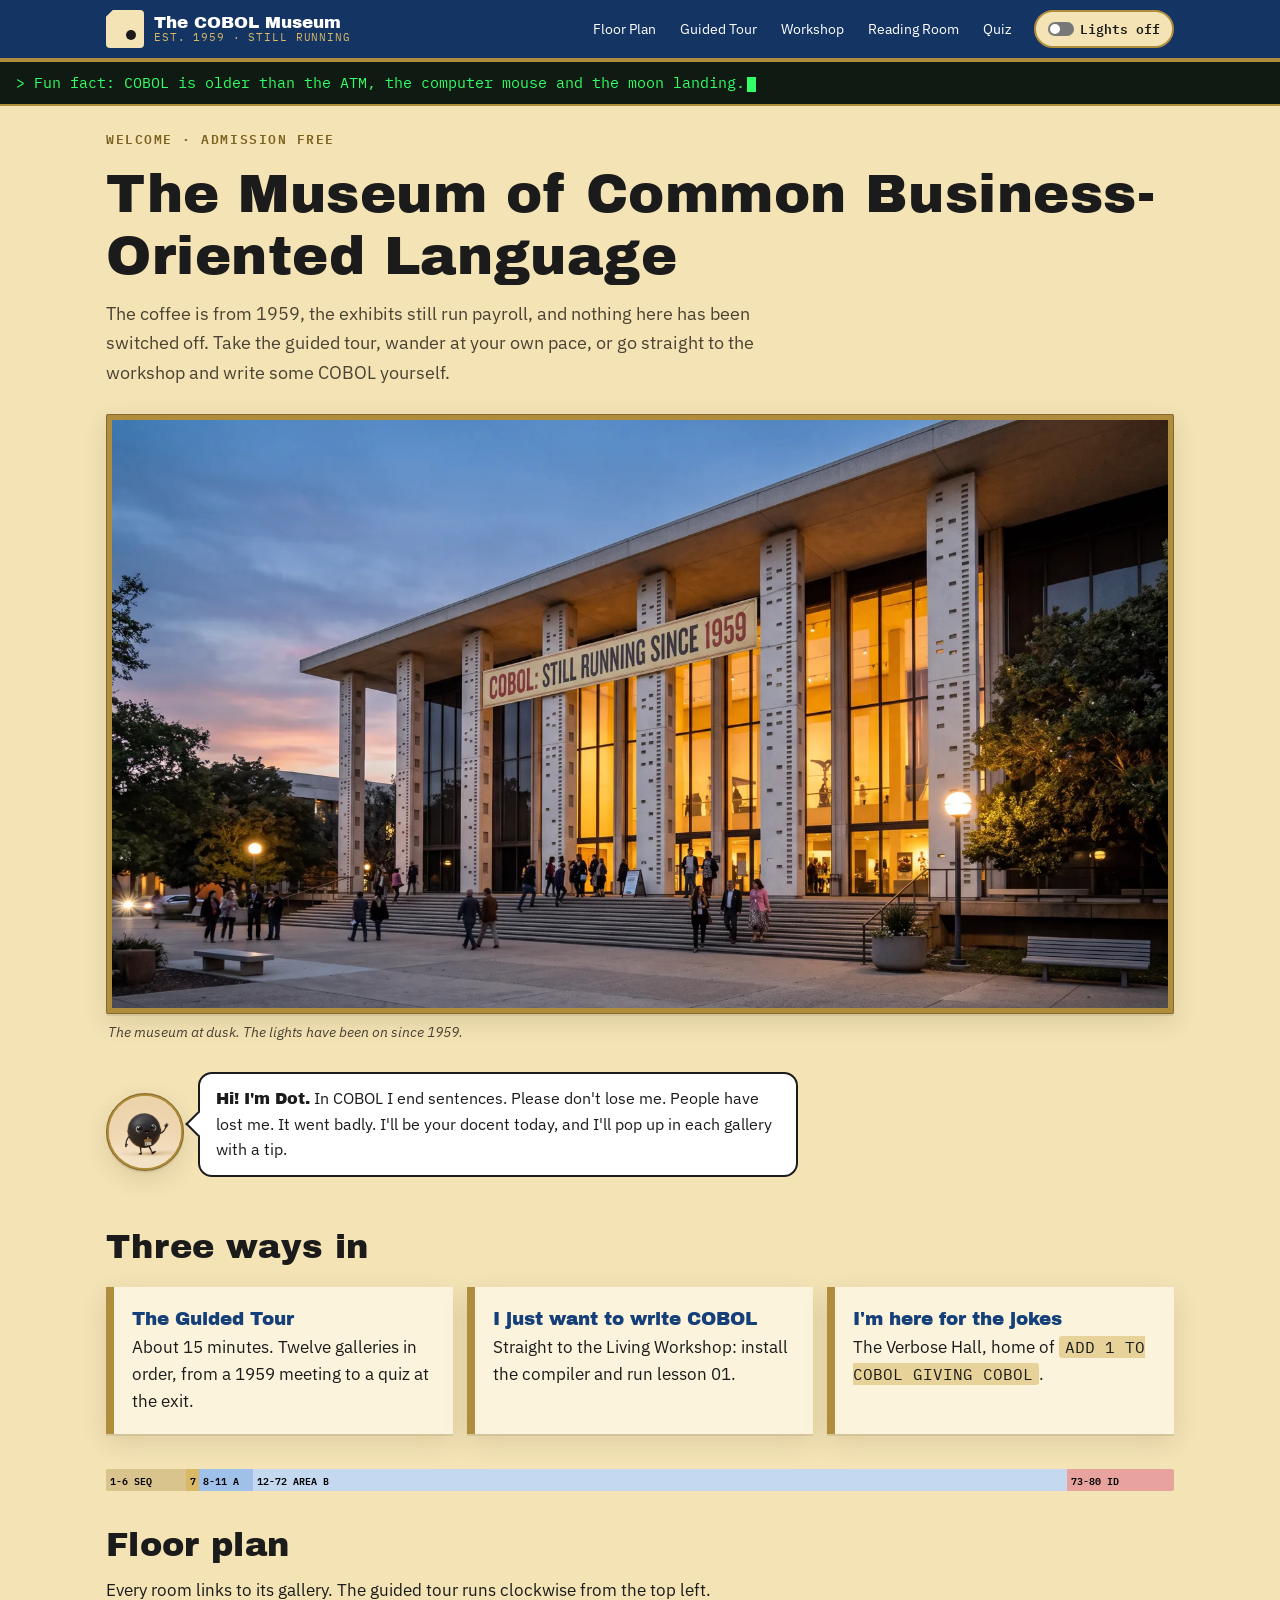
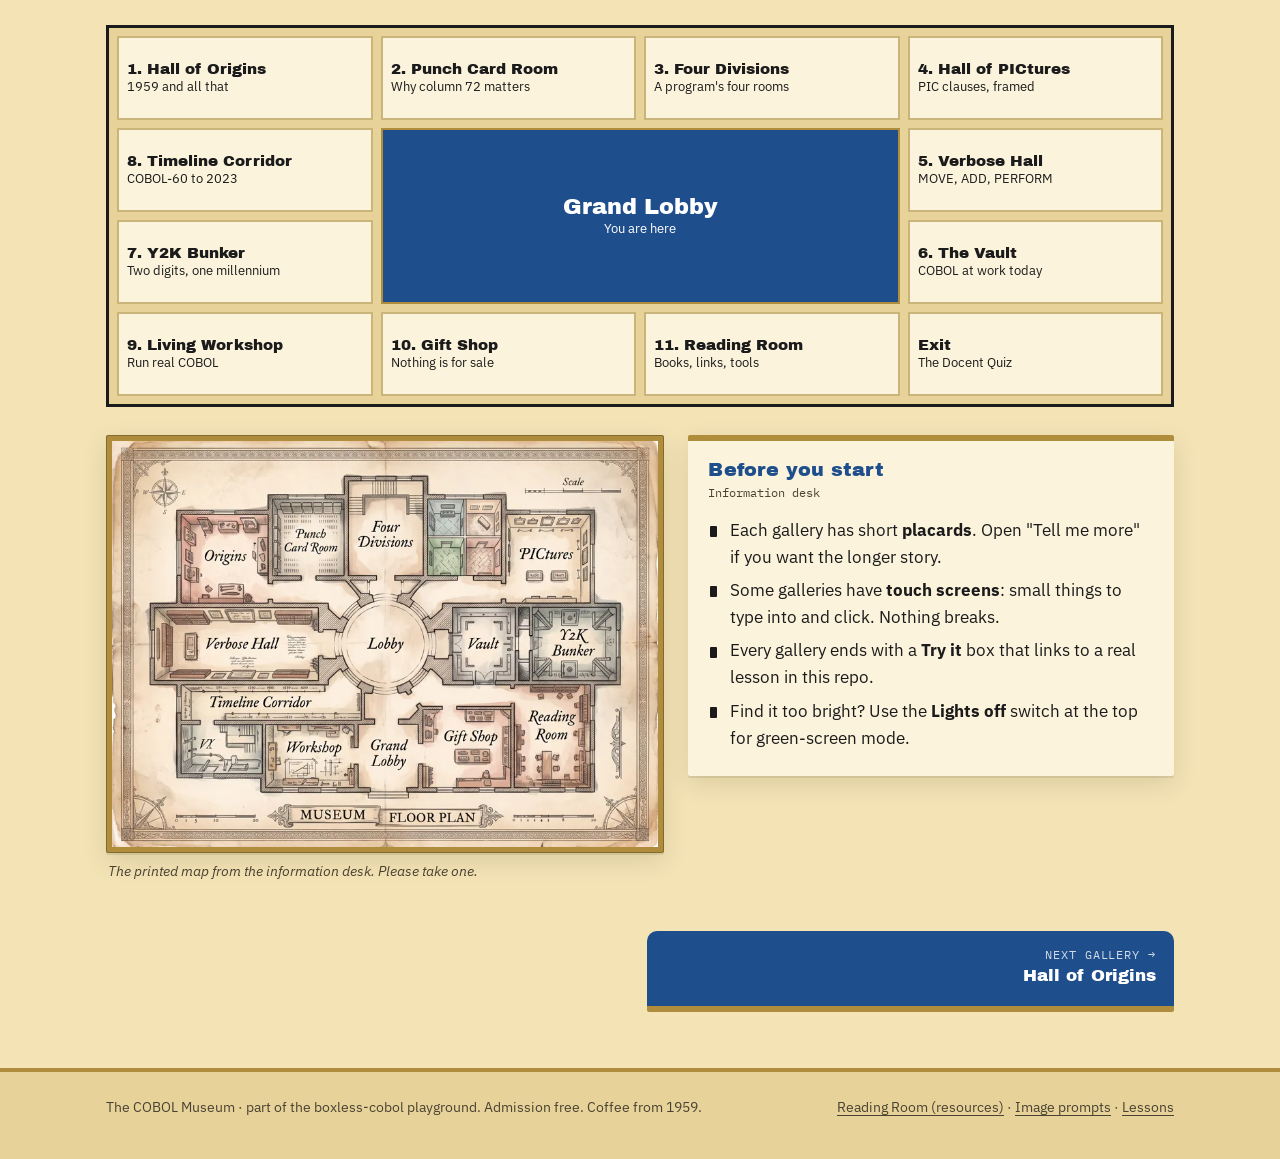
<file: museum/index.html>
<!doctype html>
<html lang="en">
<head>
<meta charset="utf-8">
<meta name="viewport" content="width=device-width, initial-scale=1">
<title>The COBOL Museum</title>
<meta name="description" content="The Museum of Common Business-Oriented Language: a walk-through museum of COBOL, from 1959 to the code that still runs payroll.">
<meta property="og:title" content="The COBOL Museum">
<meta property="og:image" content="assets/img/img-28-og-card.webp">
<link rel="preconnect" href="https://fonts.googleapis.com">
<link rel="preconnect" href="https://fonts.gstatic.com" crossorigin>
<link rel="stylesheet" href="https://fonts.googleapis.com/css2?family=Archivo+Black&family=IBM+Plex+Mono:wght@400;600&family=IBM+Plex+Sans:ital,wght@0,400;0,600;1,400&display=swap">
<link rel="stylesheet" href="assets/css/museum.css">
<script>try{var t=localStorage.getItem("museum-theme");if(t)document.documentElement.setAttribute("data-theme",t);}catch(e){}</script>
</head>
<body data-page="index">
<a class="skip" href="#main">Skip to the exhibits</a>
<div id="site-header"></div>
<div class="ticker" aria-live="polite"><span id="ticker-text">Fun fact: COBOL is older than the ATM, the computer mouse and the moon landing.</span><span class="cursor" aria-hidden="true"></span></div>

<main id="main" class="wrap">
  <section class="hero">
    <p class="kicker">Welcome &middot; Admission free</p>
    <h1>The Museum of Common Business-Oriented Language</h1>
    <p class="lede">The coffee is from 1959, the exhibits still run payroll,
      and nothing here has been switched off. Take the guided tour, wander
      at your own pace, or go straight to the workshop and write some
      COBOL yourself.</p>
  </section>

  <figure class="exhibit-img">
    <div class="frame" style="--ratio:16/9" data-prompt="IMG-01"
      data-file="img-01-museum-exterior.webp"
      data-alt="A grand mid-century museum at dusk with a banner reading COBOL: Still Running Since 1959"></div>
    <figcaption>The museum at dusk. The lights have been on since 1959.</figcaption>
  </figure>

  <div class="dot-says">
    <figure class="exhibit-img"><div class="frame dot" data-prompt="IMG-02a"
      data-file="img-02a-dot-waving.webp" data-alt="Dot, a small round period character, waving"></div></figure>
    <p class="bubble"><strong>Hi! I'm Dot.</strong> In COBOL I end sentences.
      Please don't lose me. People have lost me. It went badly. I'll be your
      docent today, and I'll pop up in each gallery with a tip.</p>
  </div>

  <h2>Three ways in</h2>
  <div class="ways">
    <a class="way" href="origins.html"><strong>The Guided Tour</strong>
      About 15 minutes. Twelve galleries in order, from a 1959 meeting to a
      quiz at the exit.</a>
    <a class="way" href="workshop.html"><strong>I just want to write COBOL</strong>
      Straight to the Living Workshop: install the compiler and run lesson 01.</a>
    <a class="way" href="verbs.html"><strong>I'm here for the jokes</strong>
      The Verbose Hall, home of <code>ADD 1 TO COBOL GIVING COBOL</code>.</a>
  </div>

  <div class="ruler" aria-hidden="true"><span>1-6 SEQ</span><span>7</span><span>8-11 A</span><span>12-72 AREA B</span><span>73-80 ID</span></div>

  <h2 id="floor-plan">Floor plan</h2>
  <p>Every room links to its gallery. The guided tour runs clockwise from
    the top left.</p>
  <nav class="floorplan" aria-label="Floor plan">
    <a href="origins.html" style="grid-area:origins"><b>1. Hall of Origins</b>1959 and all that</a>
    <a href="punch-cards.html" style="grid-area:punch"><b>2. Punch Card Room</b>Why column 72 matters</a>
    <a href="divisions.html" style="grid-area:divisions"><b>3. Four Divisions</b>A program's four rooms</a>
    <a href="pictures.html" style="grid-area:pictures"><b>4. Hall of PICtures</b>PIC clauses, framed</a>
    <a href="verbs.html" style="grid-area:verbs"><b>5. Verbose Hall</b>MOVE, ADD, PERFORM</a>
    <a href="vault.html" style="grid-area:vault"><b>6. The Vault</b>COBOL at work today</a>
    <a href="y2k.html" style="grid-area:y2k"><b>7. Y2K Bunker</b>Two digits, one millennium</a>
    <a href="timeline.html" style="grid-area:timeline"><b>8. Timeline Corridor</b>COBOL-60 to 2023</a>
    <a class="lobby" href="#main" style="grid-area:lobby"><b>Grand Lobby</b>You are here</a>
    <a href="workshop.html" style="grid-area:workshop"><b>9. Living Workshop</b>Run real COBOL</a>
    <a href="gift-shop.html" style="grid-area:gift"><b>10. Gift Shop</b>Nothing is for sale</a>
    <a href="resources.html" style="grid-area:reading"><b>11. Reading Room</b>Books, links, tools</a>
    <a href="quiz.html" style="grid-area:quiz"><b>Exit</b>The Docent Quiz</a>
  </nav>

  <div class="exhibit">
    <figure class="exhibit-img">
      <div class="frame" style="--ratio:4/3" data-prompt="IMG-03"
        data-file="img-03-floor-plan.webp"
        data-alt="An illustrated vintage museum floor plan with eleven rooms around a central lobby"></div>
      <figcaption>The printed map from the information desk. Please take one.</figcaption>
    </figure>
    <div class="placard">
      <h3>Before you start</h3>
      <p class="meta">Information desk</p>
      <ul class="holes">
        <li>Each gallery has short <b>placards</b>. Open "Tell me more" if you
          want the longer story.</li>
        <li>Some galleries have <b>touch screens</b>: small things to type
          into and click. Nothing breaks.</li>
        <li>Every gallery ends with a <b>Try it</b> box that links to a real
          lesson in this repo.</li>
        <li>Find it too bright? Use the <b>Lights off</b> switch at the top
          for green-screen mode.</li>
      </ul>
    </div>
  </div>
</main>

<div id="site-footer"></div>
<script src="assets/js/site.js"></script>
<script>
(function () {
  var facts = [
    "Fun fact: COBOL is older than the ATM, the computer mouse and the moon landing.",
    "Fun fact: COBOL stands for COmmon Business-Oriented Language.",
    "Fun fact: in December 1960 the same COBOL program ran on two different makers' computers.",
    "Fun fact: a COBOL sentence ends with a period. Dot would like you to remember that.",
    "Fun fact: the year 2000 problem was mostly fixed before anyone noticed it.",
    "Fun fact: the 80-column punch card is why COBOL code stops at column 72.",
    "Fun fact: the current COBOL standard is from 2023. It is still being updated.",
    "Fun fact: PIC is short for PICTURE. Every COBOL variable has one."
  ];
  var el = document.getElementById("ticker-text");
  var reduce = window.matchMedia &&
    window.matchMedia("(prefers-reduced-motion: reduce)").matches;
  var n = 0;
  if (!el || reduce) { return; }
  setInterval(function () {
    n = (n + 1) % facts.length;
    el.textContent = facts[n];
  }, 6000);
})();
</script>
</body>
</html>
</file>
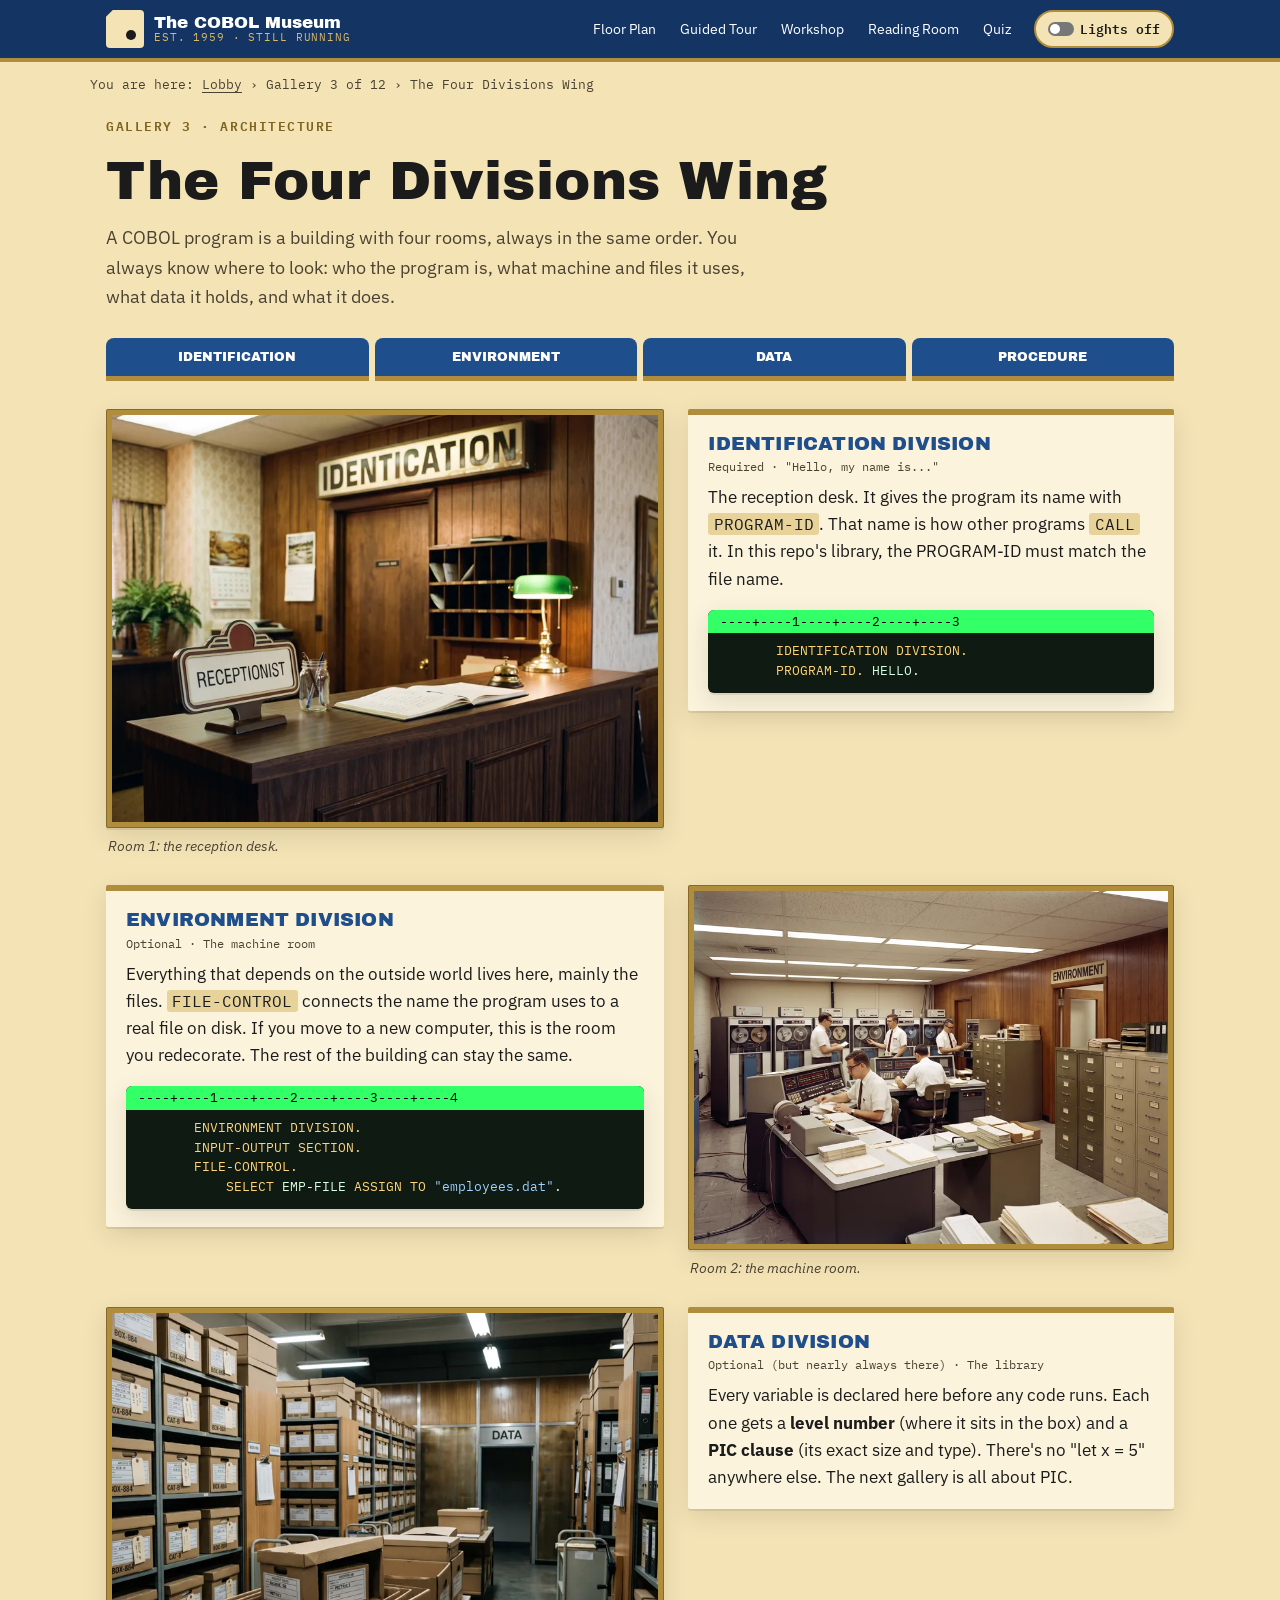
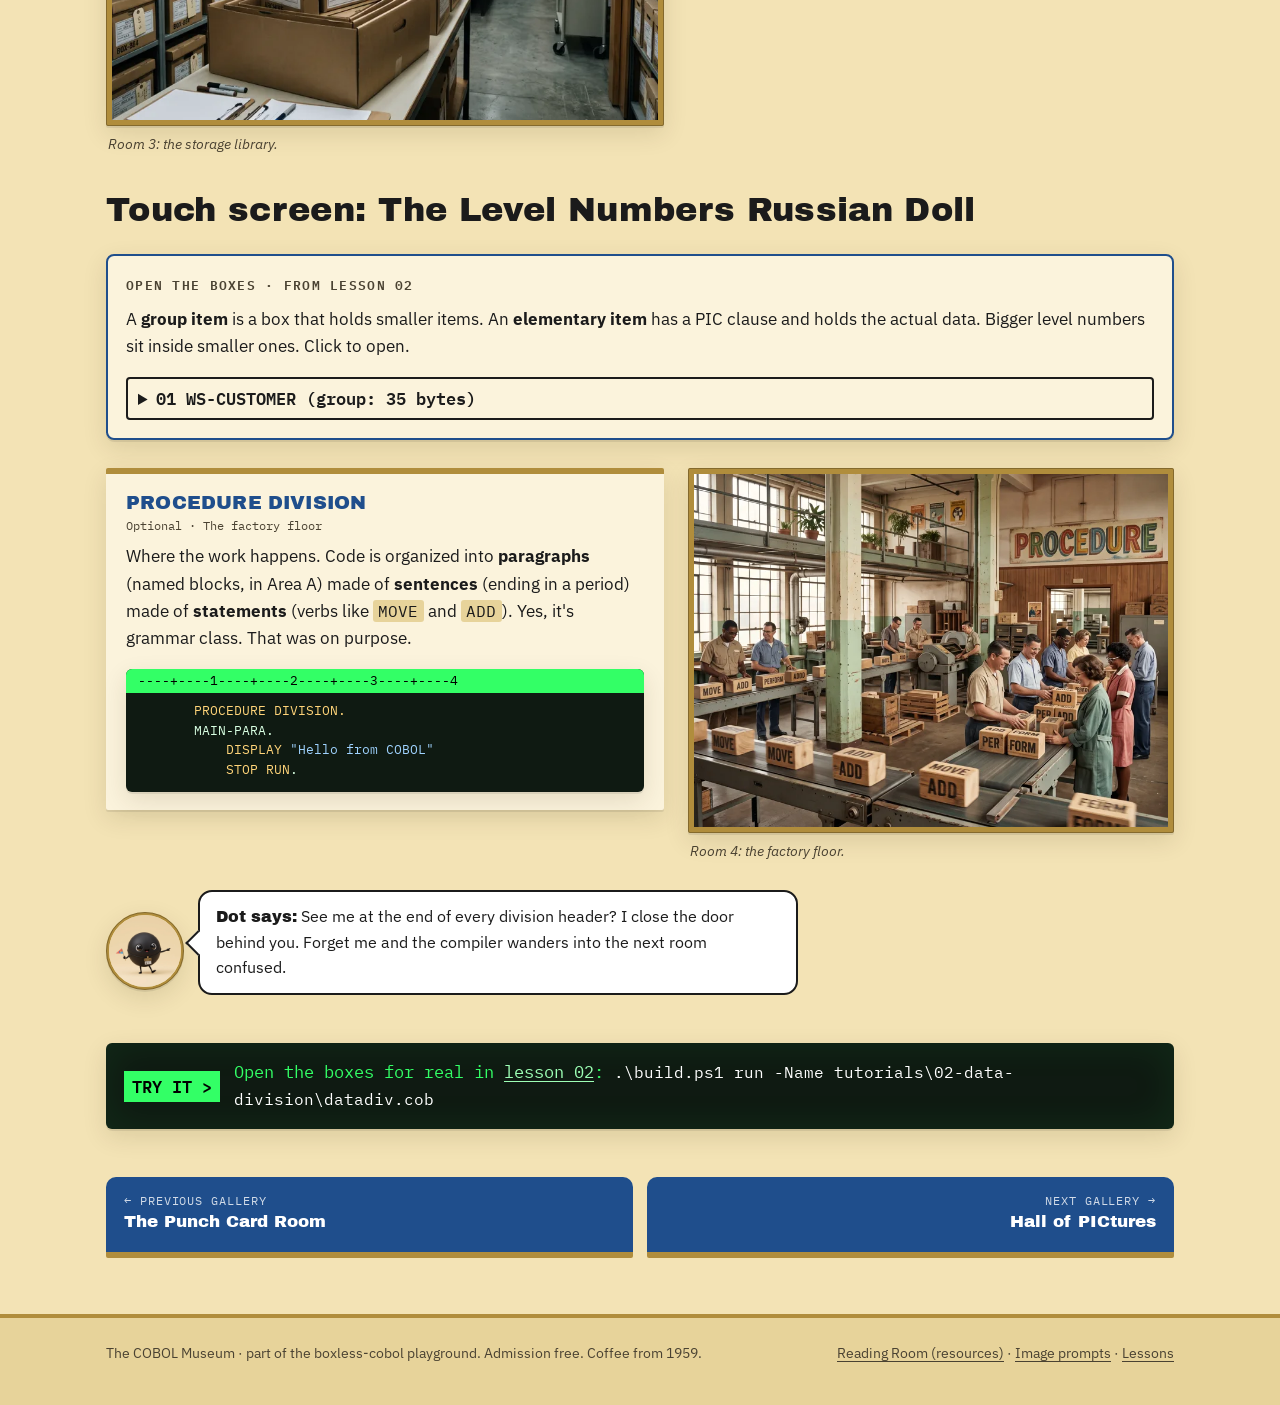
<file: museum/divisions.html>
<!doctype html>
<html lang="en">
<head>
<meta charset="utf-8">
<meta name="viewport" content="width=device-width, initial-scale=1">
<title>Four Divisions Wing · The COBOL Museum</title>
<meta name="description" content="IDENTIFICATION, ENVIRONMENT, DATA and PROCEDURE: the four rooms every COBOL program is built from.">
<meta property="og:image" content="assets/img/img-28-og-card.webp">
<link rel="preconnect" href="https://fonts.googleapis.com">
<link rel="preconnect" href="https://fonts.gstatic.com" crossorigin>
<link rel="stylesheet" href="https://fonts.googleapis.com/css2?family=Archivo+Black&family=IBM+Plex+Mono:wght@400;600&family=IBM+Plex+Sans:ital,wght@0,400;0,600;1,400&display=swap">
<link rel="stylesheet" href="assets/css/museum.css">
<script>try{var t=localStorage.getItem("museum-theme");if(t)document.documentElement.setAttribute("data-theme",t);}catch(e){}</script>
</head>
<body data-page="divisions">
<a class="skip" href="#main">Skip to the exhibits</a>
<div id="site-header"></div>

<main id="main" class="wrap">
  <section class="hero">
    <p class="kicker">Gallery 3 &middot; Architecture</p>
    <h1>The Four Divisions Wing</h1>
    <p class="lede">A COBOL program is a building with four rooms, always in
      the same order. You always know where to look: who the program is,
      what machine and files it uses, what data it holds, and what it does.</p>
  </section>

  <nav class="division-tabs" aria-label="Rooms in this wing">
    <a href="#identification">IDENTIFICATION</a>
    <a href="#environment">ENVIRONMENT</a>
    <a href="#data">DATA</a>
    <a href="#procedure">PROCEDURE</a>
  </nav>

  <div class="exhibit" id="identification">
    <figure class="exhibit-img">
      <div class="frame" style="--ratio:4/3" data-prompt="IMG-11a"
        data-file="img-11a-identification.webp"
        data-alt="A retro reception desk with a name badge on a stand and a sign reading IDENTIFICATION"></div>
      <figcaption>Room 1: the reception desk.</figcaption>
    </figure>
    <div class="placard">
      <h3>IDENTIFICATION DIVISION</h3>
      <p class="meta">Required &middot; "Hello, my name is..."</p>
      <p>The reception desk. It gives the program its name with
        <code>PROGRAM-ID</code>. That name is how other programs
        <code>CALL</code> it. In this repo's library, the PROGRAM-ID must
        match the file name.</p>
<pre class="cobol"><span class="col-ruler">----+----1----+----2----+----3</span><code>       <span class="k">IDENTIFICATION DIVISION.</span>
       <span class="k">PROGRAM-ID.</span> HELLO.</code></pre>
    </div>
  </div>

  <div class="exhibit flip" id="environment">
    <figure class="exhibit-img">
      <div class="frame" style="--ratio:4/3" data-prompt="IMG-11b"
        data-file="img-11b-environment.webp"
        data-alt="A 1960s machine room with tape drives and labeled filing cabinets under an ENVIRONMENT sign"></div>
      <figcaption>Room 2: the machine room.</figcaption>
    </figure>
    <div class="placard">
      <h3>ENVIRONMENT DIVISION</h3>
      <p class="meta">Optional &middot; The machine room</p>
      <p>Everything that depends on the outside world lives here, mainly the
        files. <code>FILE-CONTROL</code> connects the name the program uses
        to a real file on disk. If you move to a new computer, this is the
        room you redecorate. The rest of the building can stay the same.</p>
<pre class="cobol"><span class="col-ruler">----+----1----+----2----+----3----+----4</span><code>       <span class="k">ENVIRONMENT DIVISION.</span>
       <span class="k">INPUT-OUTPUT SECTION.</span>
       <span class="k">FILE-CONTROL.</span>
           <span class="k">SELECT</span> EMP-FILE <span class="k">ASSIGN TO</span> <span class="s">"employees.dat"</span>.</code></pre>
    </div>
  </div>

  <div class="exhibit" id="data">
    <figure class="exhibit-img">
      <div class="frame" style="--ratio:4/3" data-prompt="IMG-11c"
        data-file="img-11c-data.webp"
        data-alt="A library of labeled boxes nested inside larger boxes under a DATA sign"></div>
      <figcaption>Room 3: the storage library.</figcaption>
    </figure>
    <div class="placard">
      <h3>DATA DIVISION</h3>
      <p class="meta">Optional (but nearly always there) &middot; The library</p>
      <p>Every variable is declared here before any code runs. Each one gets a
        <b>level number</b> (where it sits in the box) and a
        <b>PIC clause</b> (its exact size and type). There's no "let x = 5"
        anywhere else. The next gallery is all about PIC.</p>
    </div>
  </div>

  <h2>Touch screen: The Level Numbers Russian Doll</h2>
  <div class="console doll">
    <p class="console-title">Open the boxes &middot; from lesson 02</p>
    <p>A <b>group item</b> is a box that holds smaller items. An
      <b>elementary item</b> has a PIC clause and holds the actual data.
      Bigger level numbers sit inside smaller ones. Click to open.</p>
    <details>
      <summary>01 WS-CUSTOMER (group: 35 bytes)</summary>
      <p class="note">The whole customer record. It has no PIC of its own; it's just the sum of its parts, in order.</p>
      <div class="leaf">05 WS-CUST-ID &nbsp; PIC 9(5) &nbsp; VALUE 42 &rarr; "00042"</div>
      <details>
        <summary>05 WS-CUST-NAME (group: 20 bytes)</summary>
        <p class="note">A box inside the box.</p>
        <div class="leaf">10 WS-FIRST-NAME &nbsp; PIC X(10) &rarr; "Grace&nbsp;&nbsp;&nbsp;&nbsp;&nbsp;"</div>
        <div class="leaf">10 WS-LAST-NAME &nbsp; PIC X(10) &rarr; "Hopper&nbsp;&nbsp;&nbsp;&nbsp;"</div>
      </details>
      <div class="leaf">05 WS-BALANCE &nbsp; PIC S9(7)V99 &rarr; -1234.50 (9 bytes, no "." stored)</div>
      <details>
        <summary>05 WS-STATUS &nbsp; PIC X &nbsp; VALUE "A"</summary>
        <p class="note">88-levels aren't boxes. They're names for values this field can hold, and they read like true/false.</p>
        <div class="leaf">88 WS-ACTIVE &nbsp; VALUE "A" &rarr; true right now</div>
        <div class="leaf">88 WS-CLOSED &nbsp; VALUE "C" &rarr; <code>SET WS-CLOSED TO TRUE</code> moves "C" in</div>
      </details>
    </details>
  </div>

  <div class="exhibit flip" id="procedure">
    <figure class="exhibit-img">
      <div class="frame" style="--ratio:4/3" data-prompt="IMG-11d"
        data-file="img-11d-procedure.webp"
        data-alt="A cheerful factory floor where conveyor belts carry blocks stamped MOVE, ADD and PERFORM"></div>
      <figcaption>Room 4: the factory floor.</figcaption>
    </figure>
    <div class="placard">
      <h3>PROCEDURE DIVISION</h3>
      <p class="meta">Optional &middot; The factory floor</p>
      <p>Where the work happens. Code is organized into <b>paragraphs</b>
        (named blocks, in Area A) made of <b>sentences</b> (ending in a
        period) made of <b>statements</b> (verbs like <code>MOVE</code> and
        <code>ADD</code>). Yes, it's grammar class. That was on purpose.</p>
<pre class="cobol"><span class="col-ruler">----+----1----+----2----+----3----+----4</span><code>       <span class="k">PROCEDURE DIVISION.</span>
       MAIN-PARA.
           <span class="k">DISPLAY</span> <span class="s">"Hello from COBOL"</span>
           <span class="k">STOP RUN</span>.</code></pre>
    </div>
  </div>

  <div class="dot-says">
    <figure class="exhibit-img"><div class="frame dot" data-prompt="IMG-02b"
      data-file="img-02b-dot-pointing.webp" data-alt="Dot pointing like a tour guide"></div></figure>
    <p class="bubble"><strong>Dot says:</strong> See me at the end of every
      division header? I close the door behind you. Forget me and the
      compiler wanders into the next room confused.</p>
  </div>

  <div class="try-it"><p>Open the boxes for real in
    <a href="https://github.com/BoxlessMinds/boxless-cobol/blob/main/tutorials/02-data-division/datadiv.cob">lesson 02</a>:
    <code>.\build.ps1 run -Name tutorials\02-data-division\datadiv.cob</code></p></div>
</main>

<div id="site-footer"></div>
<script src="assets/js/site.js"></script>
</body>
</html>
</file>
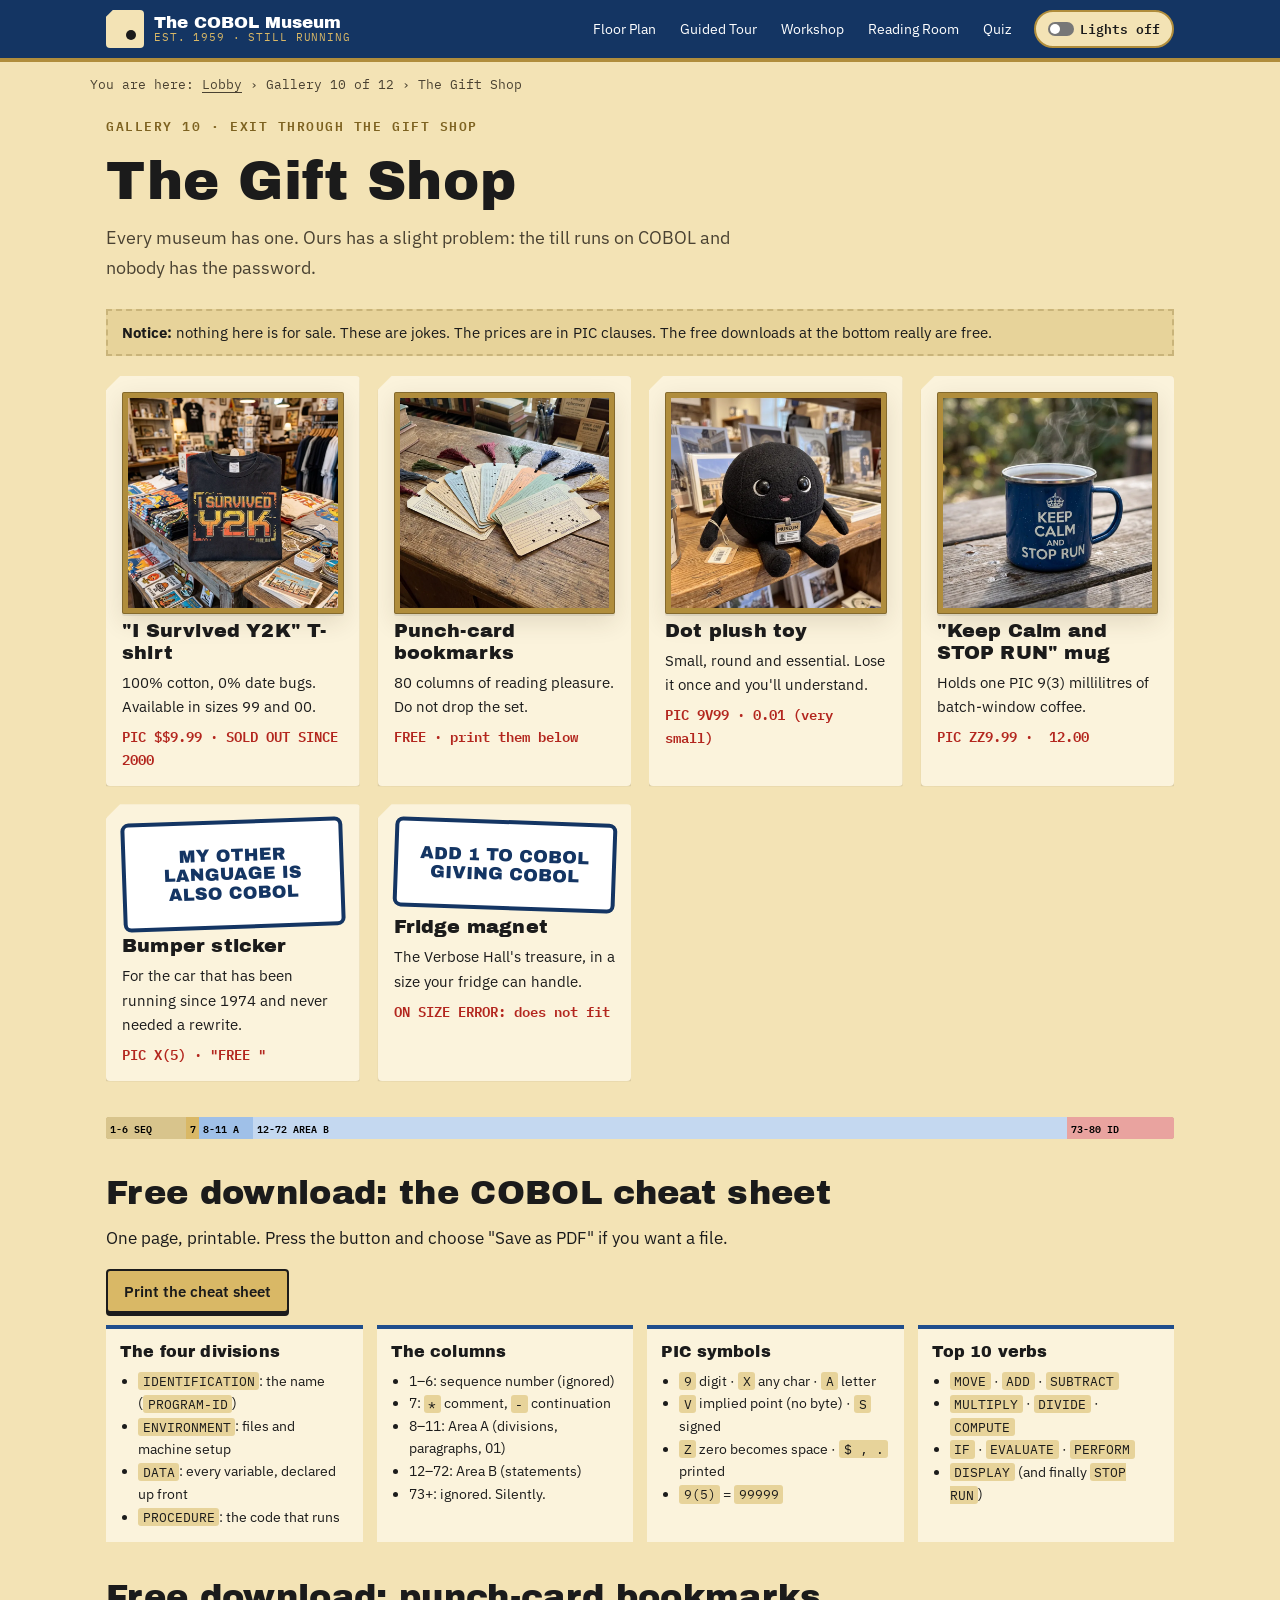
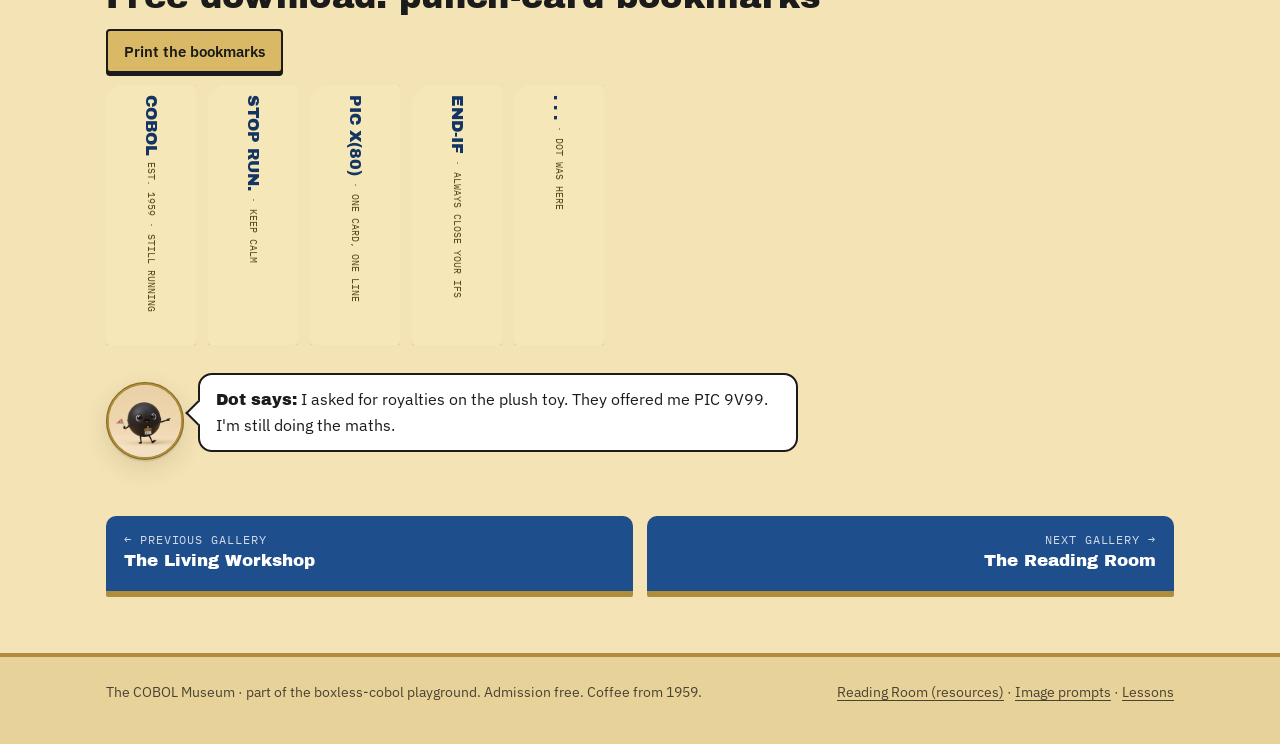
<file: museum/gift-shop.html>
<!doctype html>
<html lang="en">
<head>
<meta charset="utf-8">
<meta name="viewport" content="width=device-width, initial-scale=1">
<title>The Gift Shop · The COBOL Museum</title>
<meta name="description" content="Parody COBOL merchandise (nothing is for sale) plus a free printable cheat sheet and punch-card bookmarks.">
<meta property="og:image" content="assets/img/img-28-og-card.webp">
<link rel="preconnect" href="https://fonts.googleapis.com">
<link rel="preconnect" href="https://fonts.gstatic.com" crossorigin>
<link rel="stylesheet" href="https://fonts.googleapis.com/css2?family=Archivo+Black&family=IBM+Plex+Mono:wght@400;600&family=IBM+Plex+Sans:ital,wght@0,400;0,600;1,400&display=swap">
<link rel="stylesheet" href="assets/css/museum.css">
<script>try{var t=localStorage.getItem("museum-theme");if(t)document.documentElement.setAttribute("data-theme",t);}catch(e){}</script>
</head>
<body data-page="gift-shop">
<a class="skip" href="#main">Skip to the exhibits</a>
<div id="site-header"></div>

<main id="main" class="wrap">
  <section class="hero">
    <p class="kicker">Gallery 10 &middot; Exit through the gift shop</p>
    <h1>The Gift Shop</h1>
    <p class="lede">Every museum has one. Ours has a slight problem: the
      till runs on COBOL and nobody has the password.</p>
  </section>

  <p class="notice"><b>Notice:</b> nothing here is for sale. These are
    jokes. The prices are in PIC clauses. The free downloads at the bottom
    really are free.</p>

  <div class="card-grid">
    <article class="card">
      <figure class="exhibit-img"><div class="frame" style="--ratio:1/1" data-prompt="IMG-23"
        data-file="img-23-tshirt.webp" data-alt="A folded retro T-shirt printed I SURVIVED Y2K"></div></figure>
      <h3>"I Survived Y2K" T-shirt</h3>
      <p>100% cotton, 0% date bugs. Available in sizes 99 and 00.</p>
      <span class="price">PIC $$9.99 &middot; SOLD OUT SINCE 2000</span>
    </article>
    <article class="card">
      <figure class="exhibit-img"><div class="frame" style="--ratio:1/1" data-prompt="IMG-24"
        data-file="img-24-bookmarks.webp" data-alt="A fan of punch-card bookmarks with tassels"></div></figure>
      <h3>Punch-card bookmarks</h3>
      <p>80 columns of reading pleasure. Do not drop the set.</p>
      <span class="price">FREE &middot; print them below</span>
    </article>
    <article class="card">
      <figure class="exhibit-img"><div class="frame" style="--ratio:1/1" data-prompt="IMG-02c"
        data-file="img-02c-dot-plush.webp" data-alt="Dot the period mascot as a soft plush toy on a shelf"></div></figure>
      <h3>Dot plush toy</h3>
      <p>Small, round and essential. Lose it once and you'll understand.</p>
      <span class="price">PIC 9V99 &middot; 0.01 (very small)</span>
    </article>
    <article class="card">
      <figure class="exhibit-img"><div class="frame" style="--ratio:1/1" data-prompt="IMG-25"
        data-file="img-25-mug.webp" data-alt="A blue enamel mug printed KEEP CALM AND STOP RUN"></div></figure>
      <h3>"Keep Calm and STOP RUN" mug</h3>
      <p>Holds one PIC 9(3) millilitres of batch-window coffee.</p>
      <span class="price">PIC ZZ9.99 &middot; &nbsp;12.00</span>
    </article>
    <article class="card">
      <div class="sticker">MY OTHER LANGUAGE IS ALSO COBOL</div>
      <h3>Bumper sticker</h3>
      <p>For the car that has been running since 1974 and never needed a rewrite.</p>
      <span class="price">PIC X(5) &middot; "FREE "</span>
    </article>
    <article class="card">
      <div class="sticker" style="transform:rotate(2deg)">ADD 1 TO COBOL<br>GIVING COBOL</div>
      <h3>Fridge magnet</h3>
      <p>The Verbose Hall's treasure, in a size your fridge can handle.</p>
      <span class="price">ON SIZE ERROR: does not fit</span>
    </article>
  </div>

  <div class="ruler" aria-hidden="true"><span>1-6 SEQ</span><span>7</span><span>8-11 A</span><span>12-72 AREA B</span><span>73-80 ID</span></div>

  <section id="cheatsheet-area">
    <h2>Free download: the COBOL cheat sheet</h2>
    <p>One page, printable. Press the button and choose "Save as PDF" if you
      want a file.</p>
    <div class="btn-row"><button class="btn" type="button" data-print-target="cheatsheet">Print the cheat sheet</button></div>
    <div class="cheatsheet">
      <section>
        <h3>The four divisions</h3>
        <ul>
          <li><code>IDENTIFICATION</code>: the name (<code>PROGRAM-ID</code>)</li>
          <li><code>ENVIRONMENT</code>: files and machine setup</li>
          <li><code>DATA</code>: every variable, declared up front</li>
          <li><code>PROCEDURE</code>: the code that runs</li>
        </ul>
      </section>
      <section>
        <h3>The columns</h3>
        <ul>
          <li>1&ndash;6: sequence number (ignored)</li>
          <li>7: <code>*</code> comment, <code>-</code> continuation</li>
          <li>8&ndash;11: Area A (divisions, paragraphs, 01)</li>
          <li>12&ndash;72: Area B (statements)</li>
          <li>73+: ignored. Silently.</li>
        </ul>
      </section>
      <section>
        <h3>PIC symbols</h3>
        <ul>
          <li><code>9</code> digit &middot; <code>X</code> any char &middot; <code>A</code> letter</li>
          <li><code>V</code> implied point (no byte) &middot; <code>S</code> signed</li>
          <li><code>Z</code> zero becomes space &middot; <code>$ , .</code> printed</li>
          <li><code>9(5)</code> = <code>99999</code></li>
        </ul>
      </section>
      <section>
        <h3>Top 10 verbs</h3>
        <ul>
          <li><code>MOVE</code> &middot; <code>ADD</code> &middot; <code>SUBTRACT</code></li>
          <li><code>MULTIPLY</code> &middot; <code>DIVIDE</code> &middot; <code>COMPUTE</code></li>
          <li><code>IF</code> &middot; <code>EVALUATE</code> &middot; <code>PERFORM</code></li>
          <li><code>DISPLAY</code> (and finally <code>STOP RUN</code>)</li>
        </ul>
      </section>
    </div>
  </section>

  <section id="bookmarks-area">
    <h2>Free download: punch-card bookmarks</h2>
    <div class="btn-row"><button class="btn" type="button" data-print-target="bookmarks">Print the bookmarks</button></div>
    <div class="bookmarks">
      <div class="bookmark"><b>COBOL</b> EST. 1959 &middot; STILL RUNNING</div>
      <div class="bookmark"><b>STOP RUN.</b> &middot; KEEP CALM</div>
      <div class="bookmark"><b>PIC X(80)</b> &middot; ONE CARD, ONE LINE</div>
      <div class="bookmark"><b>END-IF</b> &middot; ALWAYS CLOSE YOUR IFS</div>
      <div class="bookmark"><b>. . .</b> &middot; DOT WAS HERE</div>
    </div>
  </section>

  <div class="dot-says">
    <figure class="exhibit-img"><div class="frame dot" data-prompt="IMG-02b"
      data-file="img-02b-dot-pointing.webp" data-alt="Dot pointing like a tour guide"></div></figure>
    <p class="bubble"><strong>Dot says:</strong> I asked for royalties on the
      plush toy. They offered me PIC 9V99. I'm still doing the maths.</p>
  </div>
</main>

<div id="site-footer"></div>
<script src="assets/js/site.js"></script>
</body>
</html>
</file>
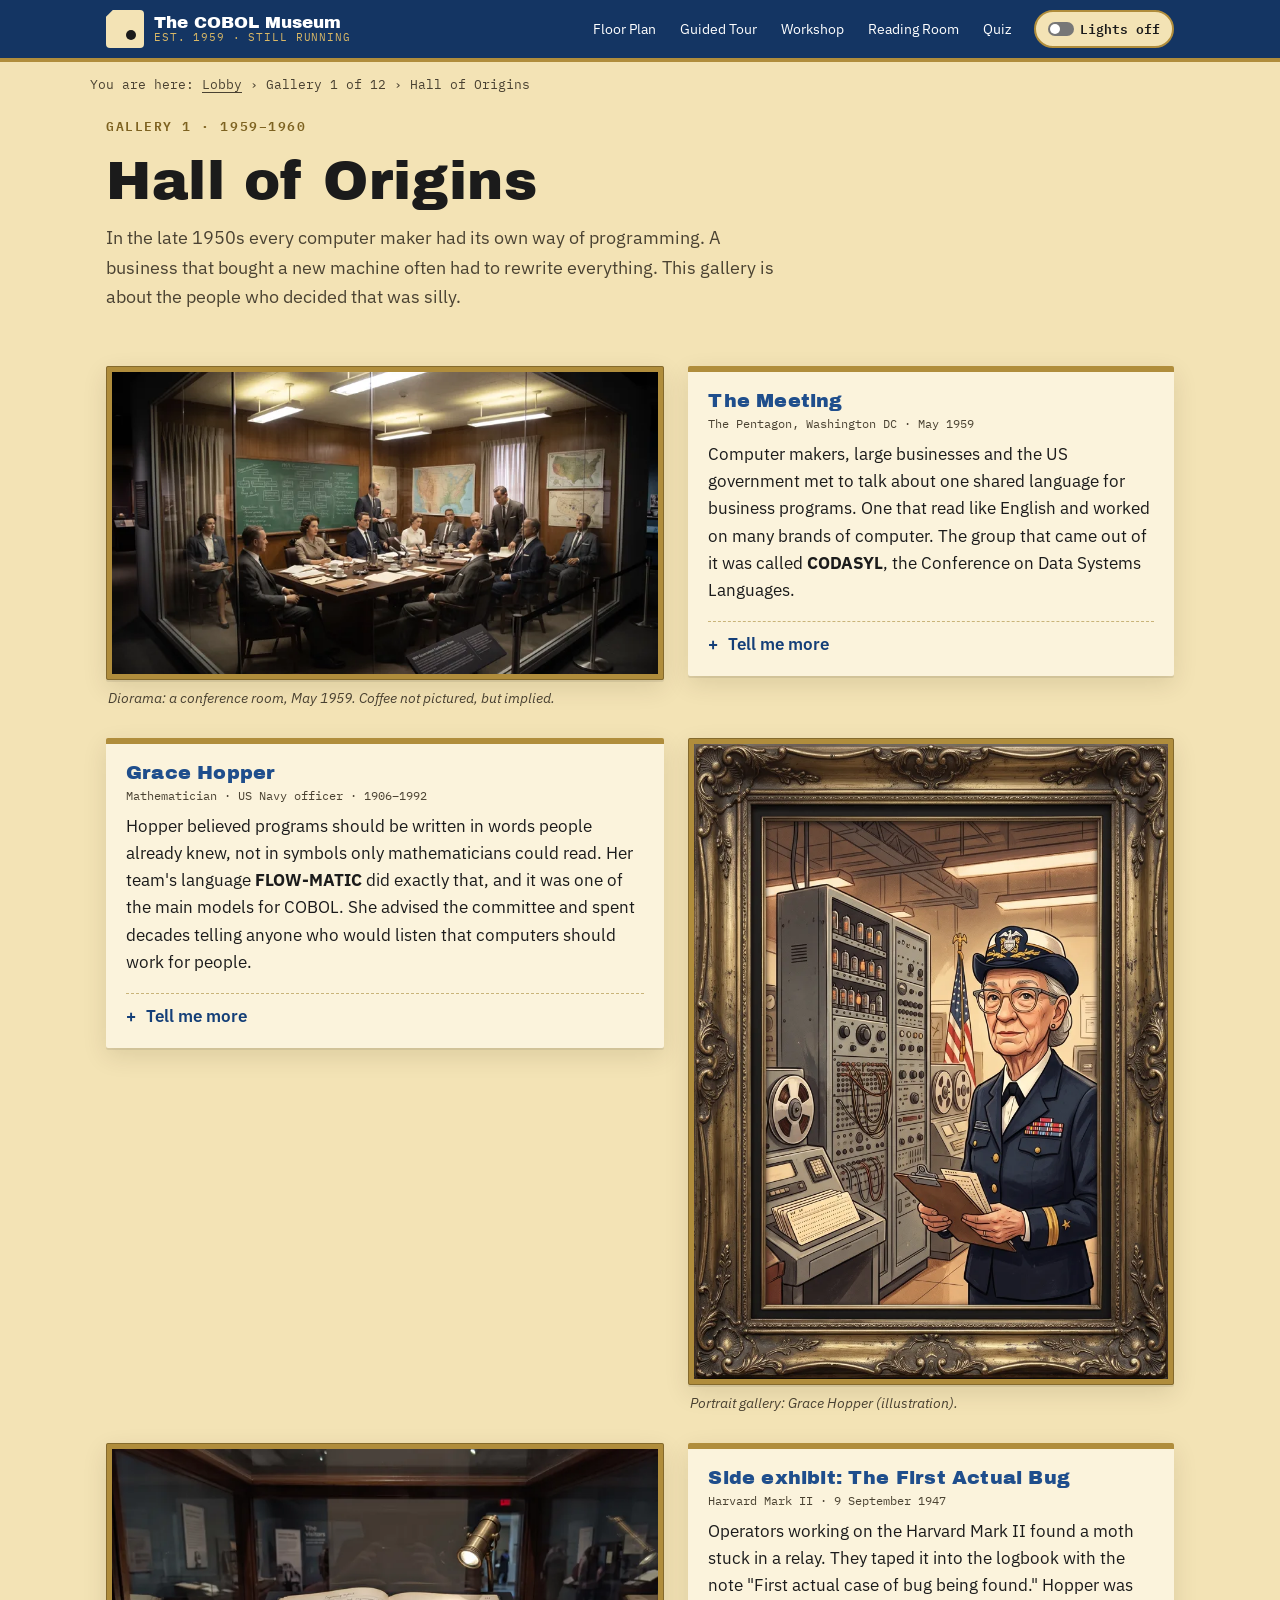
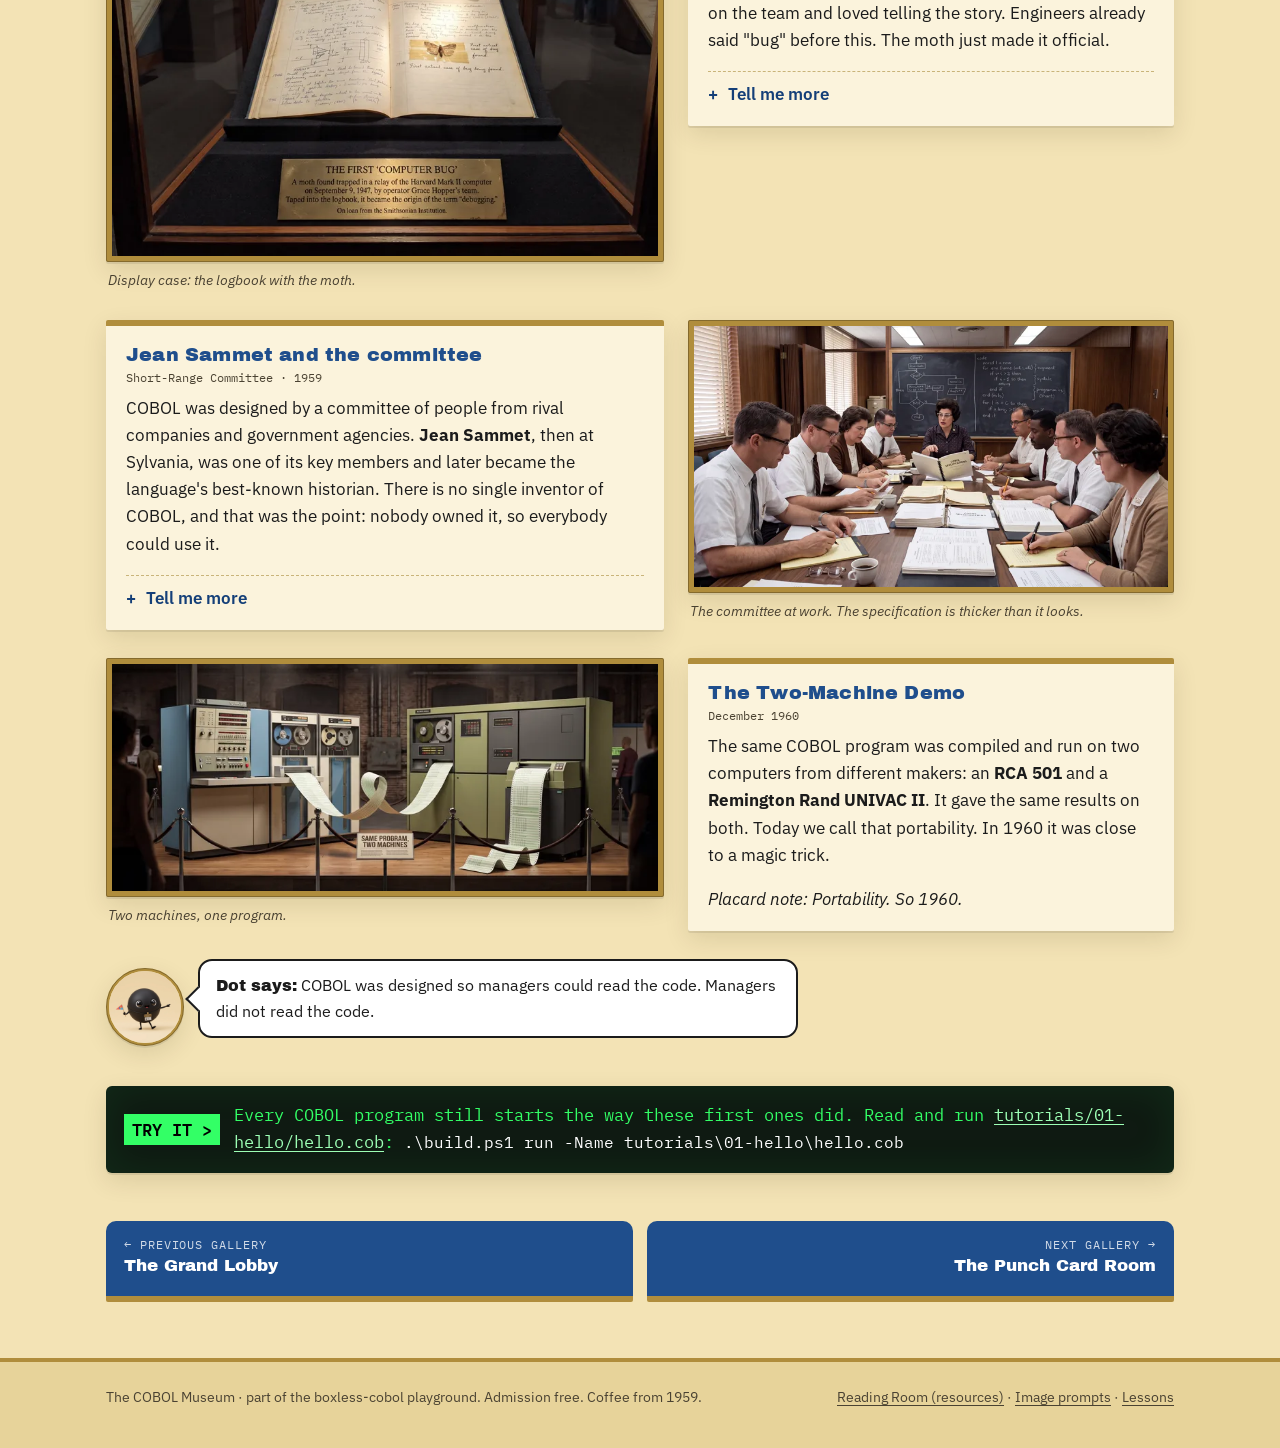
<file: museum/origins.html>
<!doctype html>
<html lang="en">
<head>
<meta charset="utf-8">
<meta name="viewport" content="width=device-width, initial-scale=1">
<title>Hall of Origins · The COBOL Museum</title>
<meta name="description" content="How COBOL began: a 1959 meeting, a committee, Grace Hopper's FLOW-MATIC and the 1960 two-machine demo.">
<meta property="og:image" content="assets/img/img-28-og-card.webp">
<link rel="preconnect" href="https://fonts.googleapis.com">
<link rel="preconnect" href="https://fonts.gstatic.com" crossorigin>
<link rel="stylesheet" href="https://fonts.googleapis.com/css2?family=Archivo+Black&family=IBM+Plex+Mono:wght@400;600&family=IBM+Plex+Sans:ital,wght@0,400;0,600;1,400&display=swap">
<link rel="stylesheet" href="assets/css/museum.css">
<script>try{var t=localStorage.getItem("museum-theme");if(t)document.documentElement.setAttribute("data-theme",t);}catch(e){}</script>
</head>
<body data-page="origins">
<a class="skip" href="#main">Skip to the exhibits</a>
<div id="site-header"></div>

<main id="main" class="wrap">
  <section class="hero">
    <p class="kicker">Gallery 1 &middot; 1959&ndash;1960</p>
    <h1>Hall of Origins</h1>
    <p class="lede">In the late 1950s every computer maker had its own way of
      programming. A business that bought a new machine often had to rewrite
      everything. This gallery is about the people who decided that was silly.</p>
  </section>

  <div class="exhibit">
    <figure class="exhibit-img">
      <div class="frame" style="--ratio:16/9" data-prompt="IMG-04"
        data-file="img-04-1959-meeting.webp"
        data-alt="A diorama of a 1959 conference room with people around a table covered in papers"></div>
      <figcaption>Diorama: a conference room, May 1959. Coffee not pictured, but implied.</figcaption>
    </figure>
    <div class="placard">
      <h3>The Meeting</h3>
      <p class="meta">The Pentagon, Washington DC &middot; May 1959</p>
      <p>Computer makers, large businesses and the US government met to talk
        about one shared language for business programs. One that read like
        English and worked on many brands of computer. The group that came
        out of it was called <b>CODASYL</b>, the Conference on Data Systems
        Languages.</p>
      <details class="more"><summary>Tell me more</summary>
        <p>The idea is often credited to Mary Hawes of Burroughs, who in
          early 1959 suggested that users and makers work on a common
          business language together. The Department of Defense agreed to
          host and back the effort, which gave it the weight to get
          competing companies into one room.</p>
        <p>A "Short-Range Committee" was given a few months to produce
          something usable. Its specification became <b>COBOL 60</b>.</p>
      </details>
    </div>
  </div>

  <div class="exhibit flip">
    <figure class="exhibit-img">
      <div class="frame" style="--ratio:3/4" data-prompt="IMG-05"
        data-file="img-05-hopper-portrait.webp"
        data-alt="Illustrated portrait of a 1950s US Navy computer scientist in uniform beside an early computer, in a brass frame"></div>
      <figcaption>Portrait gallery: Grace Hopper (illustration).</figcaption>
    </figure>
    <div class="placard">
      <h3>Grace Hopper</h3>
      <p class="meta">Mathematician &middot; US Navy officer &middot; 1906&ndash;1992</p>
      <p>Hopper believed programs should be written in words people already
        knew, not in symbols only mathematicians could read. Her team's
        language <b>FLOW-MATIC</b> did exactly that, and it was one of the
        main models for COBOL. She advised the committee and spent decades
        telling anyone who would listen that computers should work for
        people.</p>
      <details class="more"><summary>Tell me more</summary>
        <p>Hopper is sometimes called the "grandmother of COBOL". She did not
          write COBOL alone (nobody did), but FLOW-MATIC proved that
          English-like programming could work on real business problems.</p>
        <p>She retired from the Navy as a Rear Admiral and was famous for
          handing out pieces of wire about 30 cm long: the distance light
          travels in a nanosecond.</p>
      </details>
    </div>
  </div>

  <div class="exhibit">
    <figure class="exhibit-img">
      <div class="frame" style="--ratio:4/3" data-prompt="IMG-06"
        data-file="img-06-first-bug.webp"
        data-alt="A display case with an open 1940s logbook that has a moth taped to the page"></div>
      <figcaption>Display case: the logbook with the moth.</figcaption>
    </figure>
    <div class="placard">
      <h3>Side exhibit: The First Actual Bug</h3>
      <p class="meta">Harvard Mark II &middot; 9 September 1947</p>
      <p>Operators working on the Harvard Mark II found a moth stuck in a
        relay. They taped it into the logbook with the note "First actual
        case of bug being found." Hopper was on the team and loved telling
        the story. Engineers already said "bug" before this. The moth just
        made it official.</p>
      <details class="more"><summary>Tell me more</summary>
        <p>The real logbook page, moth included, is in the Smithsonian's
          National Museum of American History. It is one of the few museum
          objects that is also a joke.</p>
      </details>
    </div>
  </div>

  <div class="exhibit flip">
    <figure class="exhibit-img">
      <div class="frame" style="--ratio:16/9" data-prompt="IMG-07"
        data-file="img-07-committee.webp"
        data-alt="A 1960 committee working session around a thick printed language specification"></div>
      <figcaption>The committee at work. The specification is thicker than it looks.</figcaption>
    </figure>
    <div class="placard">
      <h3>Jean Sammet and the committee</h3>
      <p class="meta">Short-Range Committee &middot; 1959</p>
      <p>COBOL was designed by a committee of people from rival companies
        and government agencies. <b>Jean Sammet</b>, then at Sylvania, was
        one of its key members and later became the language's best-known
        historian. There is no single inventor of COBOL, and that was the
        point: nobody owned it, so everybody could use it.</p>
      <details class="more"><summary>Tell me more</summary>
        <p>Sammet went on to lead programming language work at IBM, became
          the first woman president of the ACM, and wrote
          <i>Programming Languages: History and Fundamentals</i> (1969). Her
          paper "The Early History of COBOL" is listed in the
          <a href="resources.html">Reading Room</a>.</p>
      </details>
    </div>
  </div>

  <div class="exhibit">
    <figure class="exhibit-img">
      <div class="frame" style="--ratio:21/9" data-prompt="IMG-08"
        data-file="img-08-two-machines.webp"
        data-alt="Two different 1960 mainframes side by side printing the same printout"></div>
      <figcaption>Two machines, one program.</figcaption>
    </figure>
    <div class="placard">
      <h3>The Two-Machine Demo</h3>
      <p class="meta">December 1960</p>
      <p>The same COBOL program was compiled and run on two computers from
        different makers: an <b>RCA 501</b> and a <b>Remington Rand UNIVAC
        II</b>. It gave the same results on both. Today we call that
        portability. In 1960 it was close to a magic trick.</p>
      <p><i>Placard note: Portability. So 1960.</i></p>
    </div>
  </div>

  <div class="dot-says">
    <figure class="exhibit-img"><div class="frame dot" data-prompt="IMG-02b"
      data-file="img-02b-dot-pointing.webp" data-alt="Dot pointing like a tour guide"></div></figure>
    <p class="bubble"><strong>Dot says:</strong> COBOL was designed so managers
      could read the code. Managers did not read the code.</p>
  </div>

  <div class="try-it"><p>Every COBOL program still starts the way these
    first ones did. Read and run
    <a href="https://github.com/BoxlessMinds/boxless-cobol/blob/main/tutorials/01-hello/hello.cob">tutorials/01-hello/hello.cob</a>:
    <code>.\build.ps1 run -Name tutorials\01-hello\hello.cob</code></p></div>
</main>

<div id="site-footer"></div>
<script src="assets/js/site.js"></script>
</body>
</html>
</file>
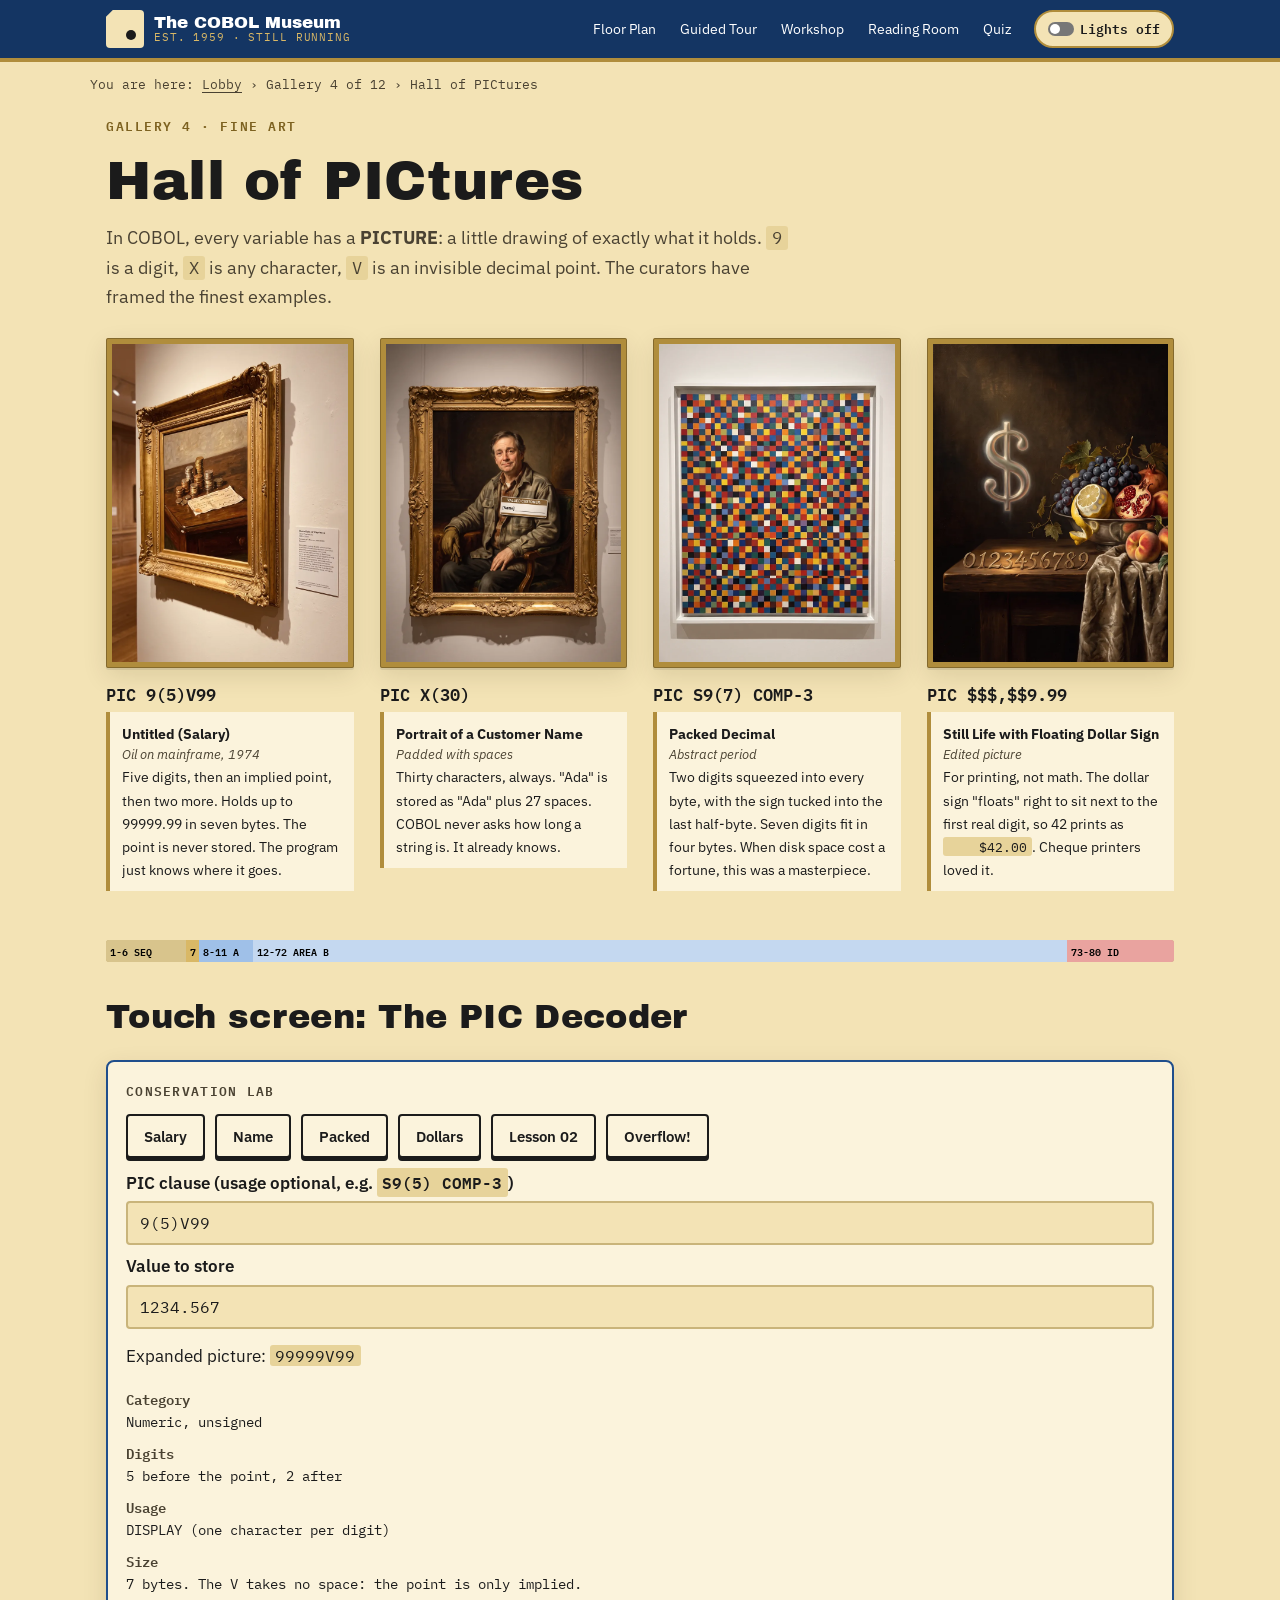
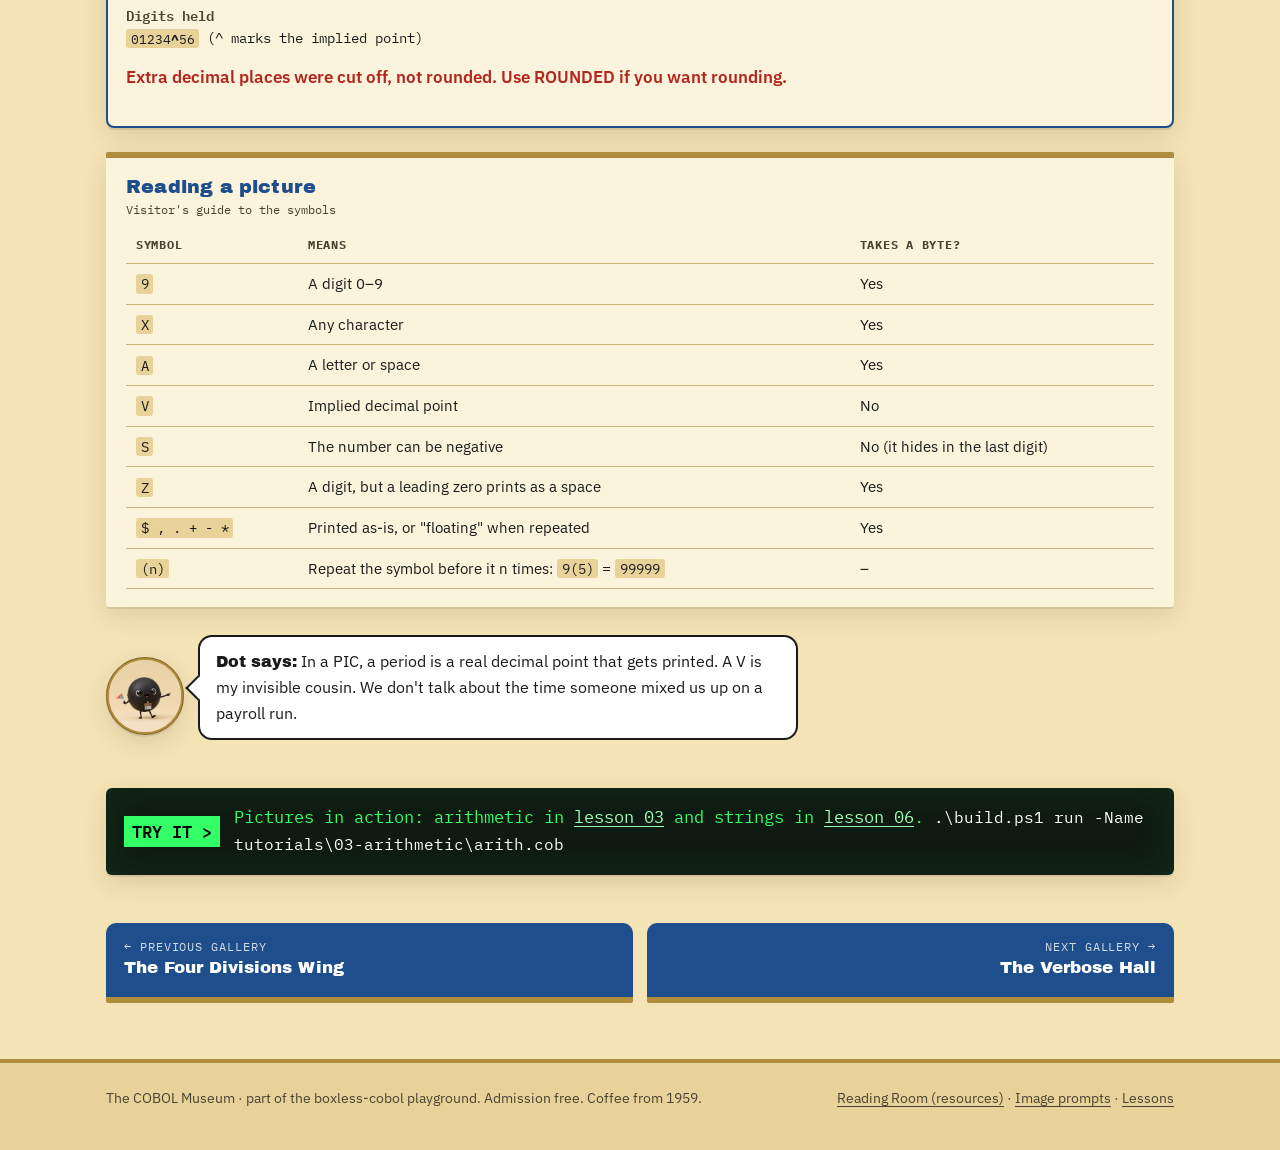
<file: museum/pictures.html>
<!doctype html>
<html lang="en">
<head>
<meta charset="utf-8">
<meta name="viewport" content="width=device-width, initial-scale=1">
<title>Hall of PICtures · The COBOL Museum</title>
<meta name="description" content="An art gallery of COBOL PIC clauses, with a decoder that shows how any value is stored and printed.">
<meta property="og:image" content="assets/img/img-28-og-card.webp">
<link rel="preconnect" href="https://fonts.googleapis.com">
<link rel="preconnect" href="https://fonts.gstatic.com" crossorigin>
<link rel="stylesheet" href="https://fonts.googleapis.com/css2?family=Archivo+Black&family=IBM+Plex+Mono:wght@400;600&family=IBM+Plex+Sans:ital,wght@0,400;0,600;1,400&display=swap">
<link rel="stylesheet" href="assets/css/museum.css">
<script>try{var t=localStorage.getItem("museum-theme");if(t)document.documentElement.setAttribute("data-theme",t);}catch(e){}</script>
</head>
<body data-page="pictures">
<a class="skip" href="#main">Skip to the exhibits</a>
<div id="site-header"></div>

<main id="main" class="wrap">
  <section class="hero">
    <p class="kicker">Gallery 4 &middot; Fine art</p>
    <h1>Hall of PICtures</h1>
    <p class="lede">In COBOL, every variable has a <b>PICTURE</b>: a little
      drawing of exactly what it holds. <code>9</code> is a digit,
      <code>X</code> is any character, <code>V</code> is an invisible decimal
      point. The curators have framed the finest examples.</p>
  </section>

  <div class="gallery-wall">
    <article class="painting">
      <figure class="exhibit-img">
        <div class="frame" style="--ratio:3/4" data-prompt="IMG-12"
          data-file="img-12-pic-salary.webp"
          data-alt="An oil painting of stacks of coins and a paycheck in a heavy gold frame"></div>
      </figure>
      <p class="pic">PIC 9(5)V99</p>
      <p class="label"><b>Untitled (Salary)</b><em>Oil on mainframe, 1974</em>
        Five digits, then an implied point, then two more. Holds up to
        99999.99 in seven bytes. The point is never stored. The program just
        knows where it goes.</p>
    </article>
    <article class="painting">
      <figure class="exhibit-img">
        <div class="frame" style="--ratio:3/4" data-prompt="IMG-13"
          data-file="img-13-pic-name.webp"
          data-alt="A classical portrait of a customer whose name tag is followed by many empty spaces"></div>
      </figure>
      <p class="pic">PIC X(30)</p>
      <p class="label"><b>Portrait of a Customer Name</b><em>Padded with spaces</em>
        Thirty characters, always. "Ada" is stored as "Ada" plus 27 spaces.
        COBOL never asks how long a string is. It already knows.</p>
    </article>
    <article class="painting">
      <figure class="exhibit-img">
        <div class="frame" style="--ratio:3/4" data-prompt="IMG-14"
          data-file="img-14-pic-packed.webp"
          data-alt="An abstract painting of tightly packed colored squares in pairs"></div>
      </figure>
      <p class="pic">PIC S9(7) COMP-3</p>
      <p class="label"><b>Packed Decimal</b><em>Abstract period</em>
        Two digits squeezed into every byte, with the sign tucked into the
        last half-byte. Seven digits fit in four bytes. When disk space cost
        a fortune, this was a masterpiece.</p>
    </article>
    <article class="painting">
      <figure class="exhibit-img">
        <div class="frame" style="--ratio:3/4" data-prompt="IMG-15"
          data-file="img-15-pic-dollar.webp"
          data-alt="A still-life painting of a dollar sign floating above a row of digits"></div>
      </figure>
      <p class="pic">PIC $$$,$$9.99</p>
      <p class="label"><b>Still Life with Floating Dollar Sign</b><em>Edited picture</em>
        For printing, not math. The dollar sign "floats" right to sit next to
        the first real digit, so 42 prints as <code>&nbsp;&nbsp;&nbsp;&nbsp;$42.00</code>.
        Cheque printers loved it.</p>
    </article>
  </div>

  <div class="ruler" aria-hidden="true"><span>1-6 SEQ</span><span>7</span><span>8-11 A</span><span>12-72 AREA B</span><span>73-80 ID</span></div>

  <h2>Touch screen: The PIC Decoder</h2>
  <div class="console">
    <p class="console-title">Conservation lab</p>
    <div class="btn-row">
      <button class="btn secondary" type="button" data-pic="9(5)V99" data-val="1234.567">Salary</button>
      <button class="btn secondary" type="button" data-pic="X(10)" data-val="Grace">Name</button>
      <button class="btn secondary" type="button" data-pic="S9(7)V99 COMP-3" data-val="-1234.50">Packed</button>
      <button class="btn secondary" type="button" data-pic="$$$,$$9.99" data-val="42">Dollars</button>
      <button class="btn secondary" type="button" data-pic="-,---,--9.99" data-val="-1234.5">Lesson 02</button>
      <button class="btn secondary" type="button" data-pic="9(3)" data-val="12345">Overflow!</button>
    </div>
    <label for="pic-input">PIC clause (usage optional, e.g. <code>S9(5) COMP-3</code>)</label>
    <input type="text" id="pic-input" value="9(5)V99" autocomplete="off" spellcheck="false">
    <label for="pic-value">Value to store</label>
    <input type="text" id="pic-value" value="1234.567" autocomplete="off" spellcheck="false">
    <div id="pic-readout" aria-live="polite" style="margin-top:14px"></div>
  </div>

  <div class="placard">
    <h3>Reading a picture</h3>
    <p class="meta">Visitor's guide to the symbols</p>
    <div class="table-wrap"><table>
      <tr><th>Symbol</th><th>Means</th><th>Takes a byte?</th></tr>
      <tr><td><code>9</code></td><td>A digit 0&ndash;9</td><td>Yes</td></tr>
      <tr><td><code>X</code></td><td>Any character</td><td>Yes</td></tr>
      <tr><td><code>A</code></td><td>A letter or space</td><td>Yes</td></tr>
      <tr><td><code>V</code></td><td>Implied decimal point</td><td>No</td></tr>
      <tr><td><code>S</code></td><td>The number can be negative</td><td>No (it hides in the last digit)</td></tr>
      <tr><td><code>Z</code></td><td>A digit, but a leading zero prints as a space</td><td>Yes</td></tr>
      <tr><td><code>$ , . + - *</code></td><td>Printed as-is, or "floating" when repeated</td><td>Yes</td></tr>
      <tr><td><code>(n)</code></td><td>Repeat the symbol before it n times: <code>9(5)</code> = <code>99999</code></td><td>&ndash;</td></tr>
    </table></div>
  </div>

  <div class="dot-says">
    <figure class="exhibit-img"><div class="frame dot" data-prompt="IMG-02b"
      data-file="img-02b-dot-pointing.webp" data-alt="Dot pointing like a tour guide"></div></figure>
    <p class="bubble"><strong>Dot says:</strong> In a PIC, a period is a real
      decimal point that gets printed. A V is my invisible cousin. We don't
      talk about the time someone mixed us up on a payroll run.</p>
  </div>

  <div class="try-it"><p>Pictures in action: arithmetic in
    <a href="https://github.com/BoxlessMinds/boxless-cobol/blob/main/tutorials/03-arithmetic/arith.cob">lesson 03</a> and
    strings in <a href="https://github.com/BoxlessMinds/boxless-cobol/blob/main/tutorials/06-strings/strings.cob">lesson 06</a>.
    <code>.\build.ps1 run -Name tutorials\03-arithmetic\arith.cob</code></p></div>
</main>

<div id="site-footer"></div>
<script src="assets/js/site.js"></script>
<script src="assets/js/pic-decoder.js"></script>
</body>
</html>
</file>
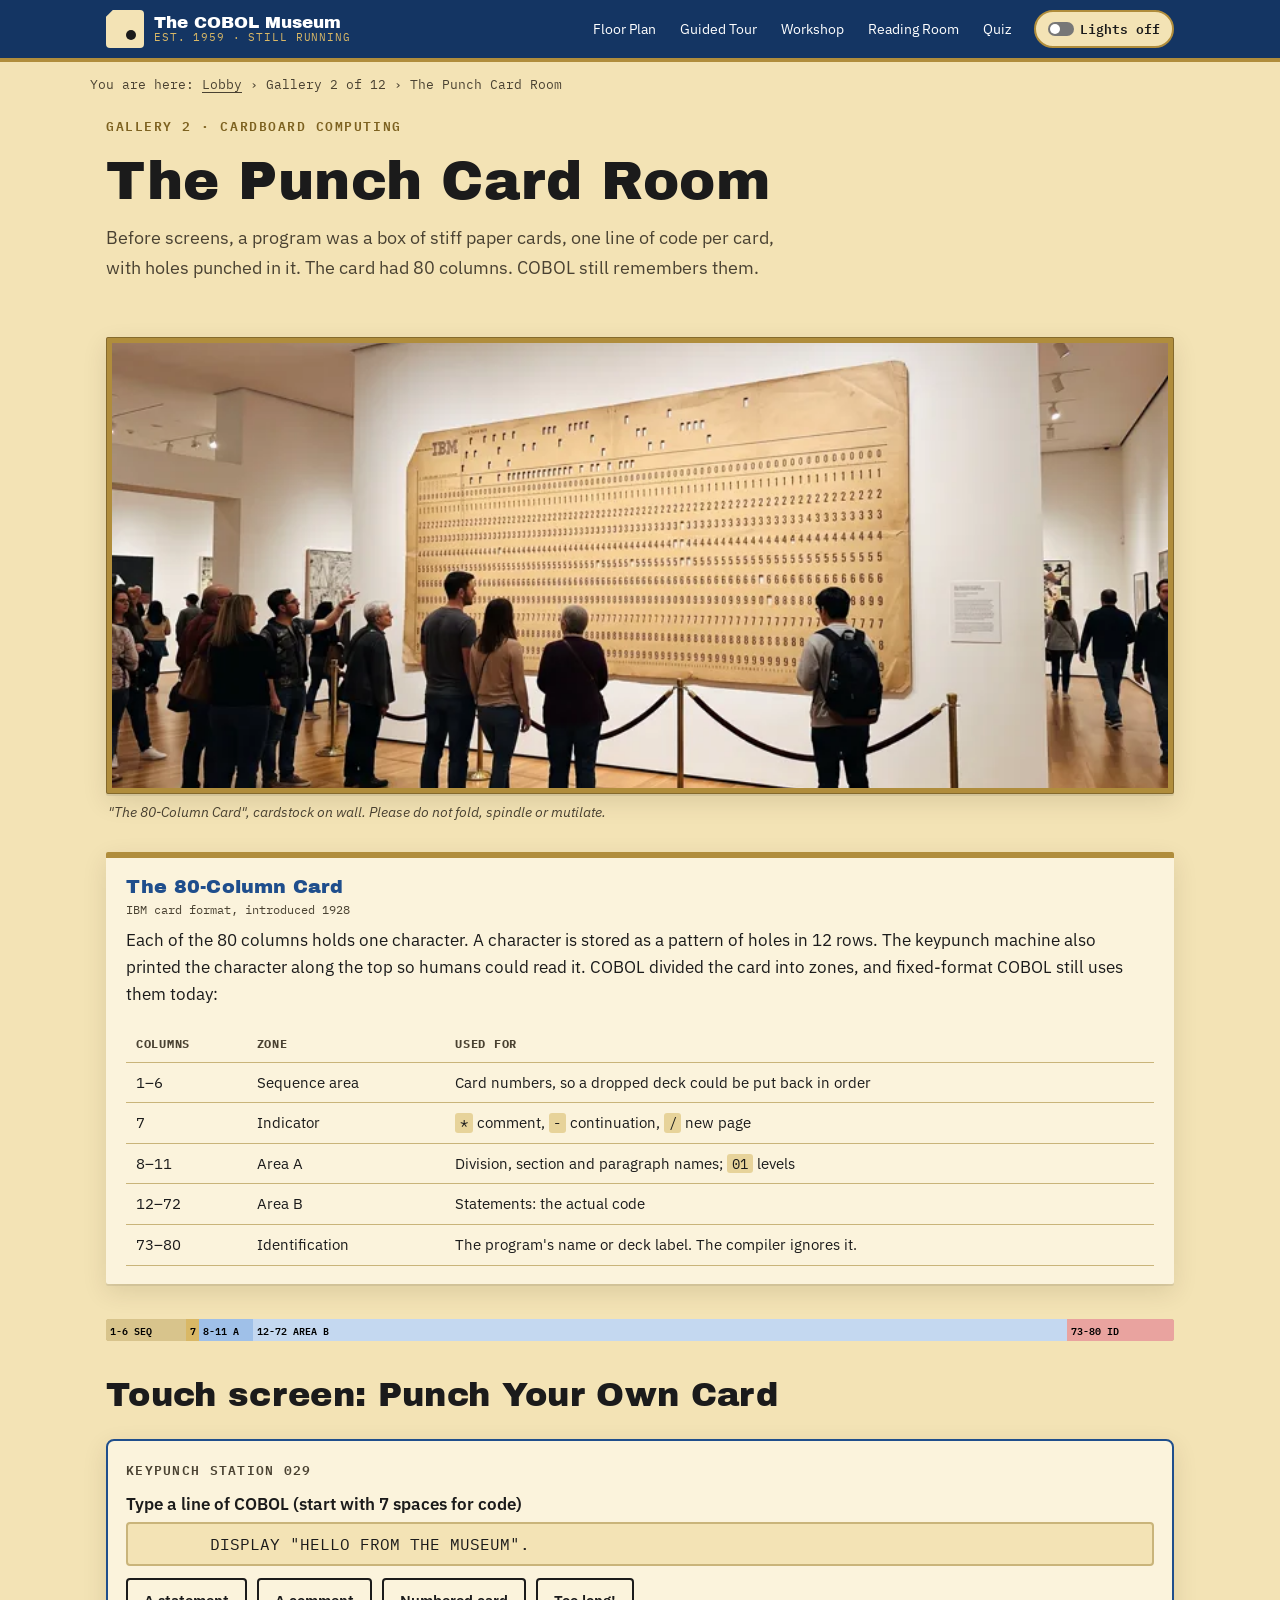
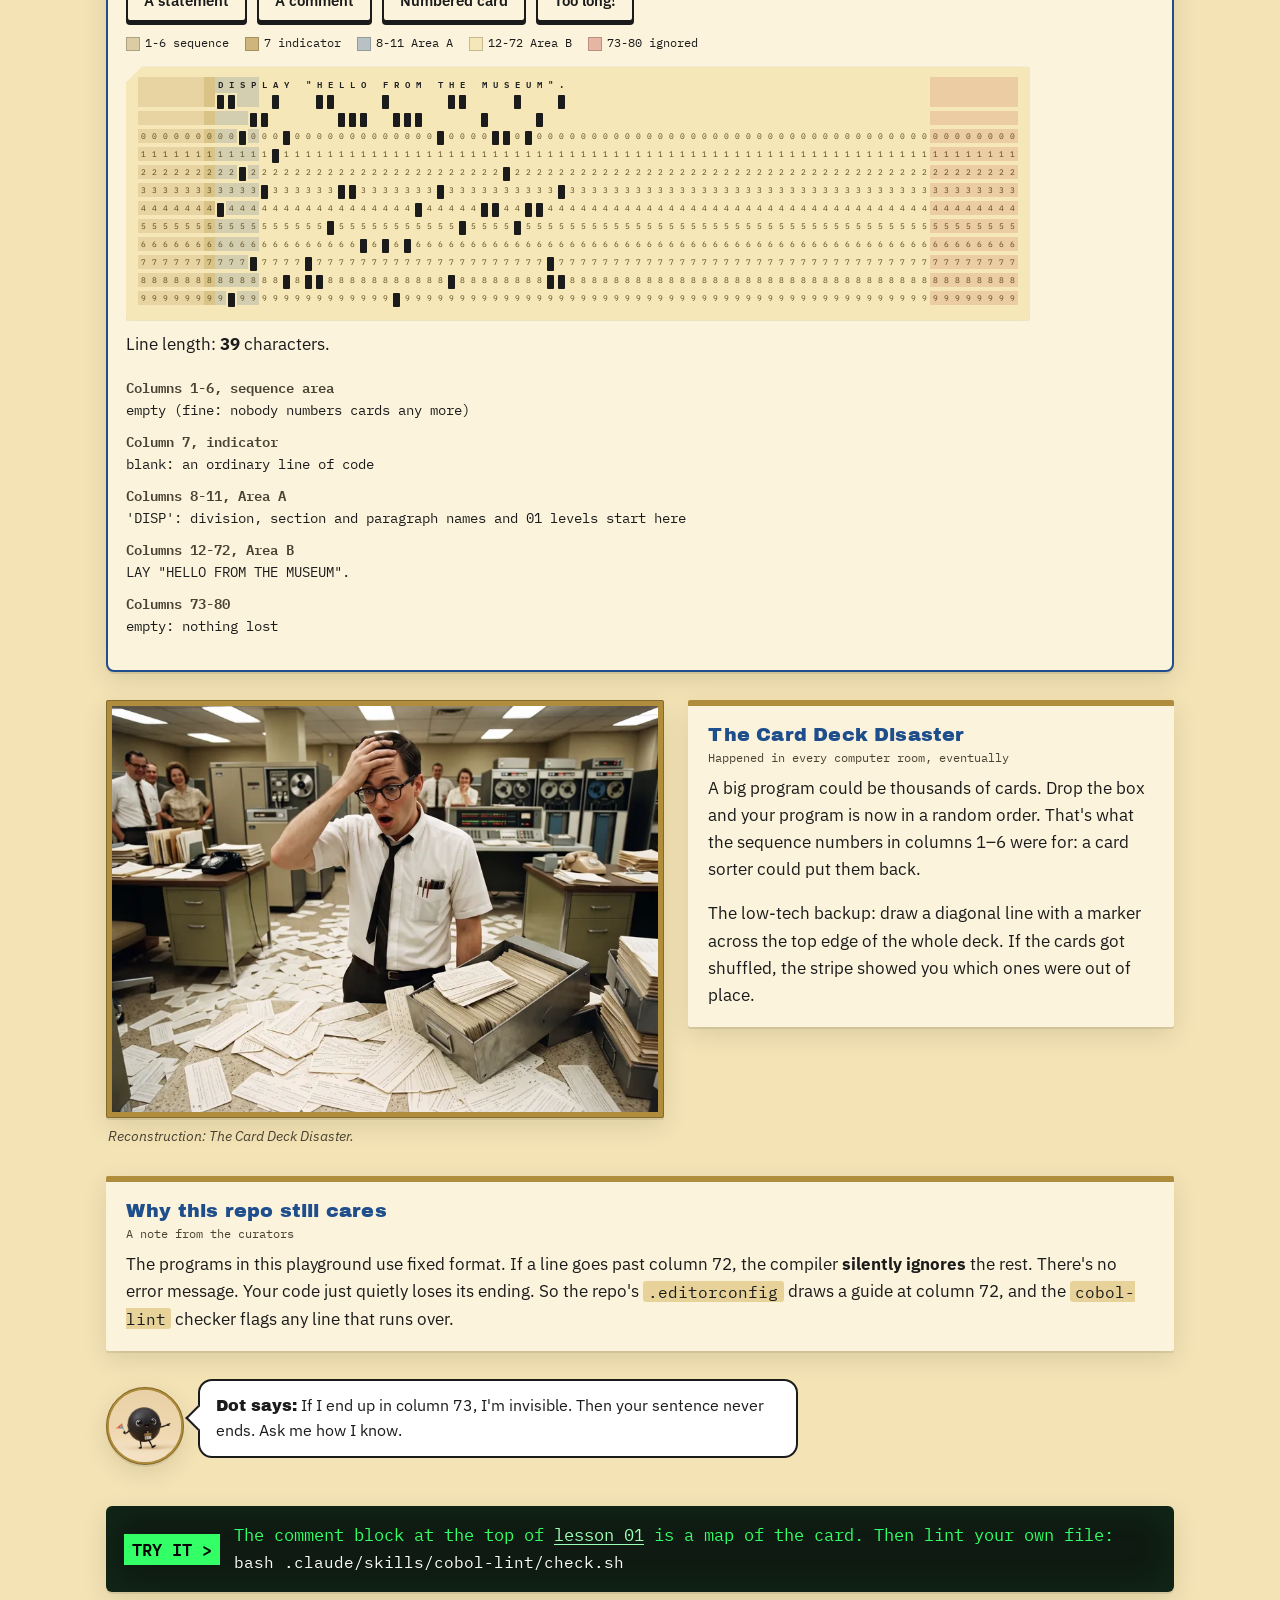
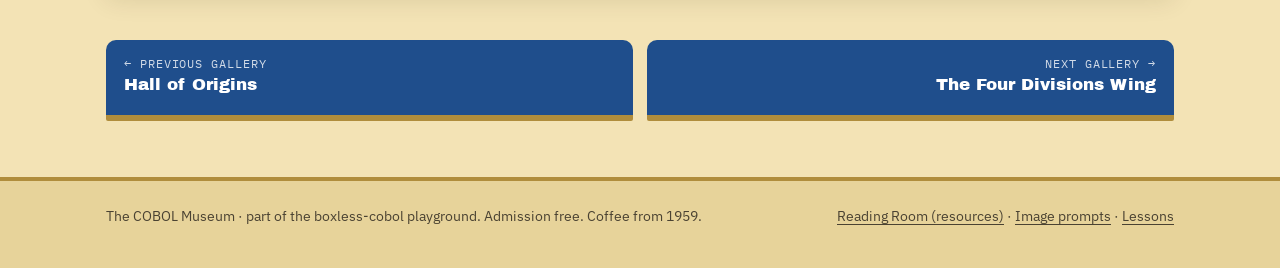
<file: museum/punch-cards.html>
<!doctype html>
<html lang="en">
<head>
<meta charset="utf-8">
<meta name="viewport" content="width=device-width, initial-scale=1">
<title>Punch Card Room · The COBOL Museum</title>
<meta name="description" content="The 80-column punch card and why COBOL code still stops at column 72. Punch your own card.">
<meta property="og:image" content="assets/img/img-28-og-card.webp">
<link rel="preconnect" href="https://fonts.googleapis.com">
<link rel="preconnect" href="https://fonts.gstatic.com" crossorigin>
<link rel="stylesheet" href="https://fonts.googleapis.com/css2?family=Archivo+Black&family=IBM+Plex+Mono:wght@400;600&family=IBM+Plex+Sans:ital,wght@0,400;0,600;1,400&display=swap">
<link rel="stylesheet" href="assets/css/museum.css">
<script>try{var t=localStorage.getItem("museum-theme");if(t)document.documentElement.setAttribute("data-theme",t);}catch(e){}</script>
</head>
<body data-page="punch-cards">
<a class="skip" href="#main">Skip to the exhibits</a>
<div id="site-header"></div>

<main id="main" class="wrap">
  <section class="hero">
    <p class="kicker">Gallery 2 &middot; Cardboard computing</p>
    <h1>The Punch Card Room</h1>
    <p class="lede">Before screens, a program was a box of stiff paper cards,
      one line of code per card, with holes punched in it. The card had 80
      columns. COBOL still remembers them.</p>
  </section>

  <div class="exhibit wide">
    <figure class="exhibit-img">
      <div class="frame" style="--ratio:21/9" data-prompt="IMG-09"
        data-file="img-09-punch-card.webp"
        data-alt="A giant 80-column punch card hanging on a gallery wall behind a velvet rope"></div>
      <figcaption>"The 80-Column Card", cardstock on wall. Please do not fold, spindle or mutilate.</figcaption>
    </figure>
  </div>

  <div class="placard">
    <h3>The 80-Column Card</h3>
    <p class="meta">IBM card format, introduced 1928</p>
    <p>Each of the 80 columns holds one character. A character is stored as
      a pattern of holes in 12 rows. The keypunch machine also printed the
      character along the top so humans could read it. COBOL divided the
      card into zones, and fixed-format COBOL still uses them today:</p>
    <div class="table-wrap"><table>
      <tr><th>Columns</th><th>Zone</th><th>Used for</th></tr>
      <tr><td>1&ndash;6</td><td>Sequence area</td><td>Card numbers, so a dropped deck could be put back in order</td></tr>
      <tr><td>7</td><td>Indicator</td><td><code>*</code> comment, <code>-</code> continuation, <code>/</code> new page</td></tr>
      <tr><td>8&ndash;11</td><td>Area A</td><td>Division, section and paragraph names; <code>01</code> levels</td></tr>
      <tr><td>12&ndash;72</td><td>Area B</td><td>Statements: the actual code</td></tr>
      <tr><td>73&ndash;80</td><td>Identification</td><td>The program's name or deck label. The compiler ignores it.</td></tr>
    </table></div>
  </div>

  <div class="ruler" aria-hidden="true"><span>1-6 SEQ</span><span>7</span><span>8-11 A</span><span>12-72 AREA B</span><span>73-80 ID</span></div>

  <h2>Touch screen: Punch Your Own Card</h2>
  <div class="console">
    <p class="console-title">Keypunch station 029</p>
    <label for="card-input">Type a line of COBOL (start with 7 spaces for code)</label>
    <input type="text" id="card-input" autocomplete="off" spellcheck="false"
      value='       DISPLAY "HELLO FROM THE MUSEUM".'>
    <div class="btn-row">
      <button class="btn secondary" type="button" data-card-sample='       DISPLAY "HELLO FROM THE MUSEUM".'>A statement</button>
      <button class="btn secondary" type="button" data-card-sample="      * THIS WHOLE LINE IS A COMMENT">A comment</button>
      <button class="btn secondary" type="button" data-card-sample="000100 PROCEDURE DIVISION.">Numbered card</button>
      <button class="btn secondary" type="button" data-card-sample='           MOVE "A VERY LONG LITERAL THAT KEEPS GOING" TO WS-NAME-FIELD.'>Too long!</button>
    </div>
    <div class="zone-key" aria-hidden="true">
      <span><i style="background:rgba(160,130,60,.35)"></i>1-6 sequence</span>
      <span><i style="background:rgba(176,141,60,.6)"></i>7 indicator</span>
      <span><i style="background:rgba(31,78,140,.3)"></i>8-11 Area A</span>
      <span><i style="background:#f6e7b8"></i>12-72 Area B</span>
      <span><i style="background:rgba(179,38,30,.3)"></i>73-80 ignored</span>
    </div>
    <div class="card-scroll"><div class="punchcard" id="card"></div></div>
    <div id="card-readout" aria-live="polite"></div>
  </div>

  <div class="exhibit">
    <figure class="exhibit-img">
      <div class="frame" style="--ratio:4/3" data-prompt="IMG-10"
        data-file="img-10-dropped-deck.webp"
        data-alt="A shocked 1960s programmer looking at punch cards scattered across the floor"></div>
      <figcaption>Reconstruction: The Card Deck Disaster.</figcaption>
    </figure>
    <div class="placard">
      <h3>The Card Deck Disaster</h3>
      <p class="meta">Happened in every computer room, eventually</p>
      <p>A big program could be thousands of cards. Drop the box and your
        program is now in a random order. That's what the sequence numbers
        in columns 1&ndash;6 were for: a card sorter could put them back.</p>
      <p>The low-tech backup: draw a diagonal line with a marker across the
        top edge of the whole deck. If the cards got shuffled, the stripe
        showed you which ones were out of place.</p>
    </div>
  </div>

  <div class="placard">
    <h3>Why this repo still cares</h3>
    <p class="meta">A note from the curators</p>
    <p>The programs in this playground use fixed format. If a line goes past
      column 72, the compiler <b>silently ignores</b> the rest. There's no
      error message. Your code just quietly loses its ending. So the repo's
      <code>.editorconfig</code> draws a guide at column 72, and the
      <code>cobol-lint</code> checker flags any line that runs over.</p>
  </div>

  <div class="dot-says">
    <figure class="exhibit-img"><div class="frame dot" data-prompt="IMG-02b"
      data-file="img-02b-dot-pointing.webp" data-alt="Dot pointing like a tour guide"></div></figure>
    <p class="bubble"><strong>Dot says:</strong> If I end up in column 73,
      I'm invisible. Then your sentence never ends. Ask me how I know.</p>
  </div>

  <div class="try-it"><p>The comment block at the top of
    <a href="https://github.com/BoxlessMinds/boxless-cobol/blob/main/tutorials/01-hello/hello.cob">lesson 01</a> is a map of the
    card. Then lint your own file:
    <code>bash .claude/skills/cobol-lint/check.sh</code></p></div>
</main>

<div id="site-footer"></div>
<script src="assets/js/site.js"></script>
<script src="assets/js/punchcard.js"></script>
</body>
</html>
</file>
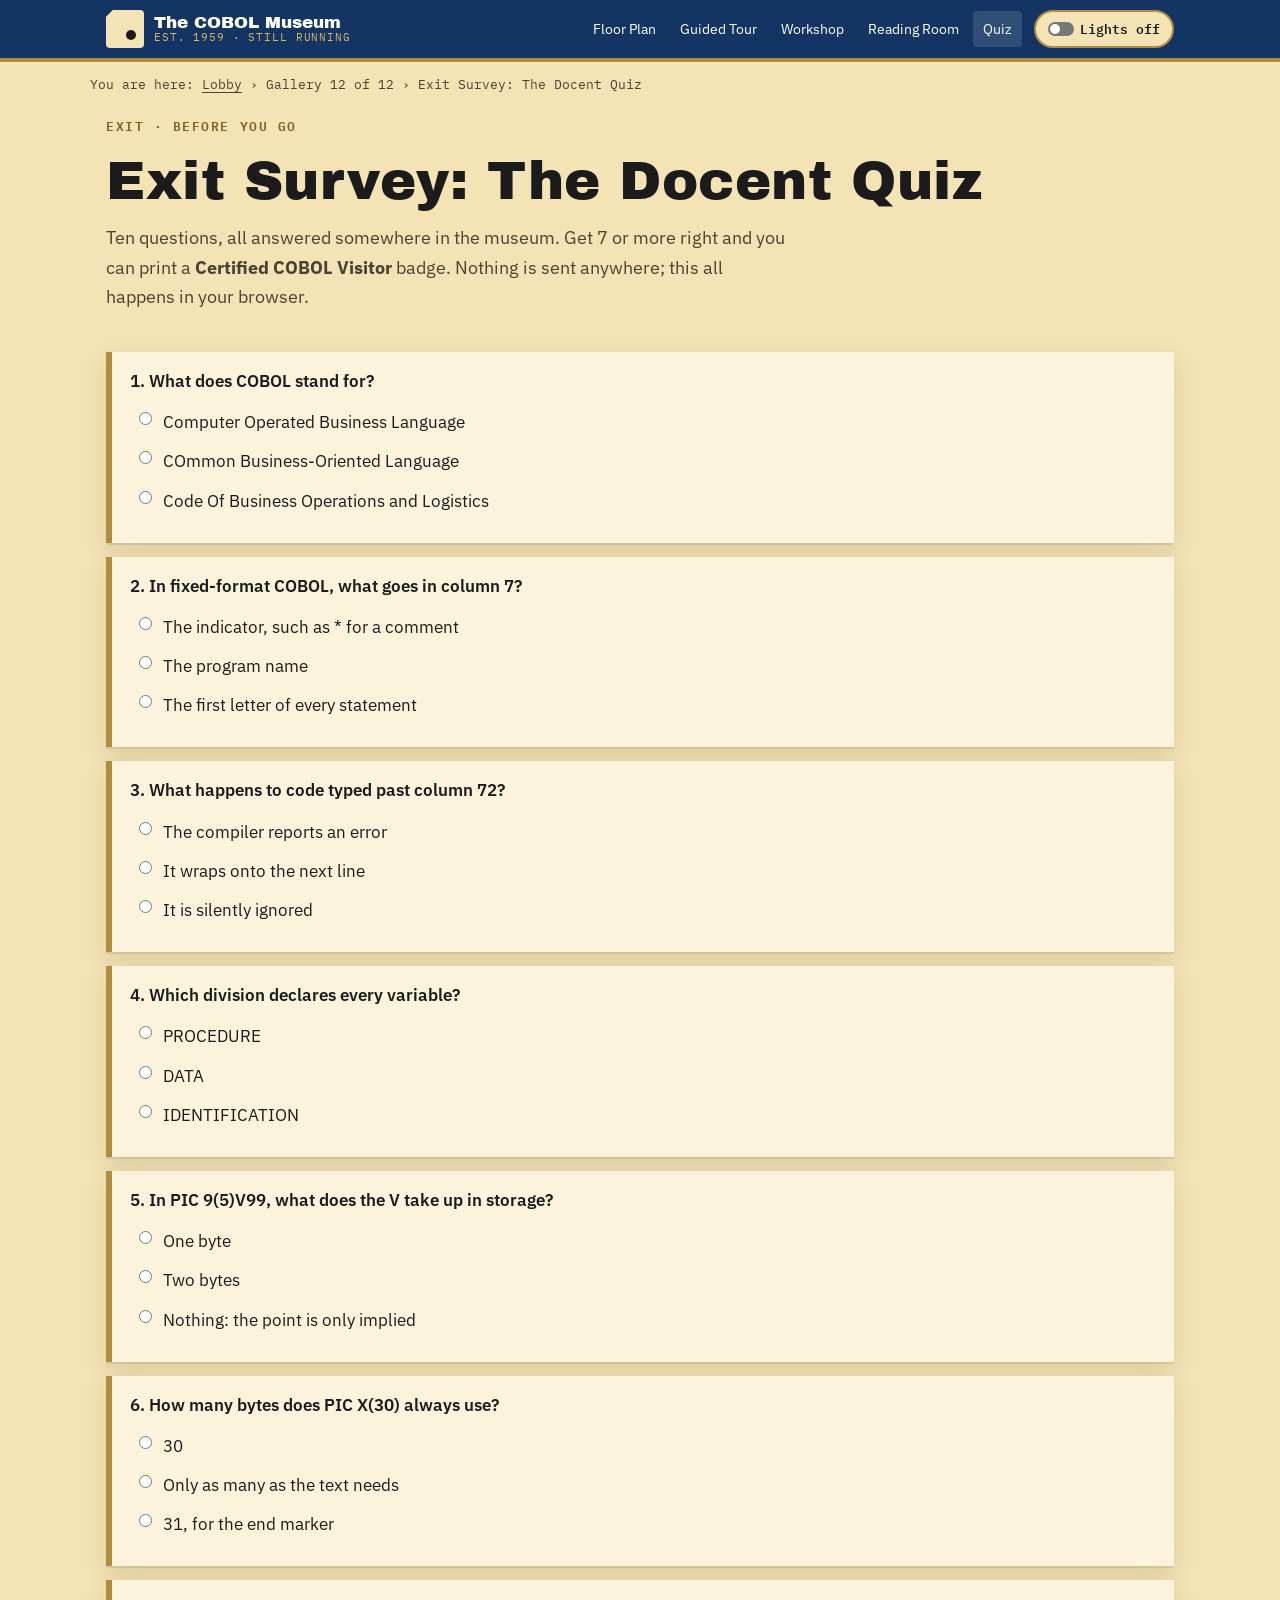
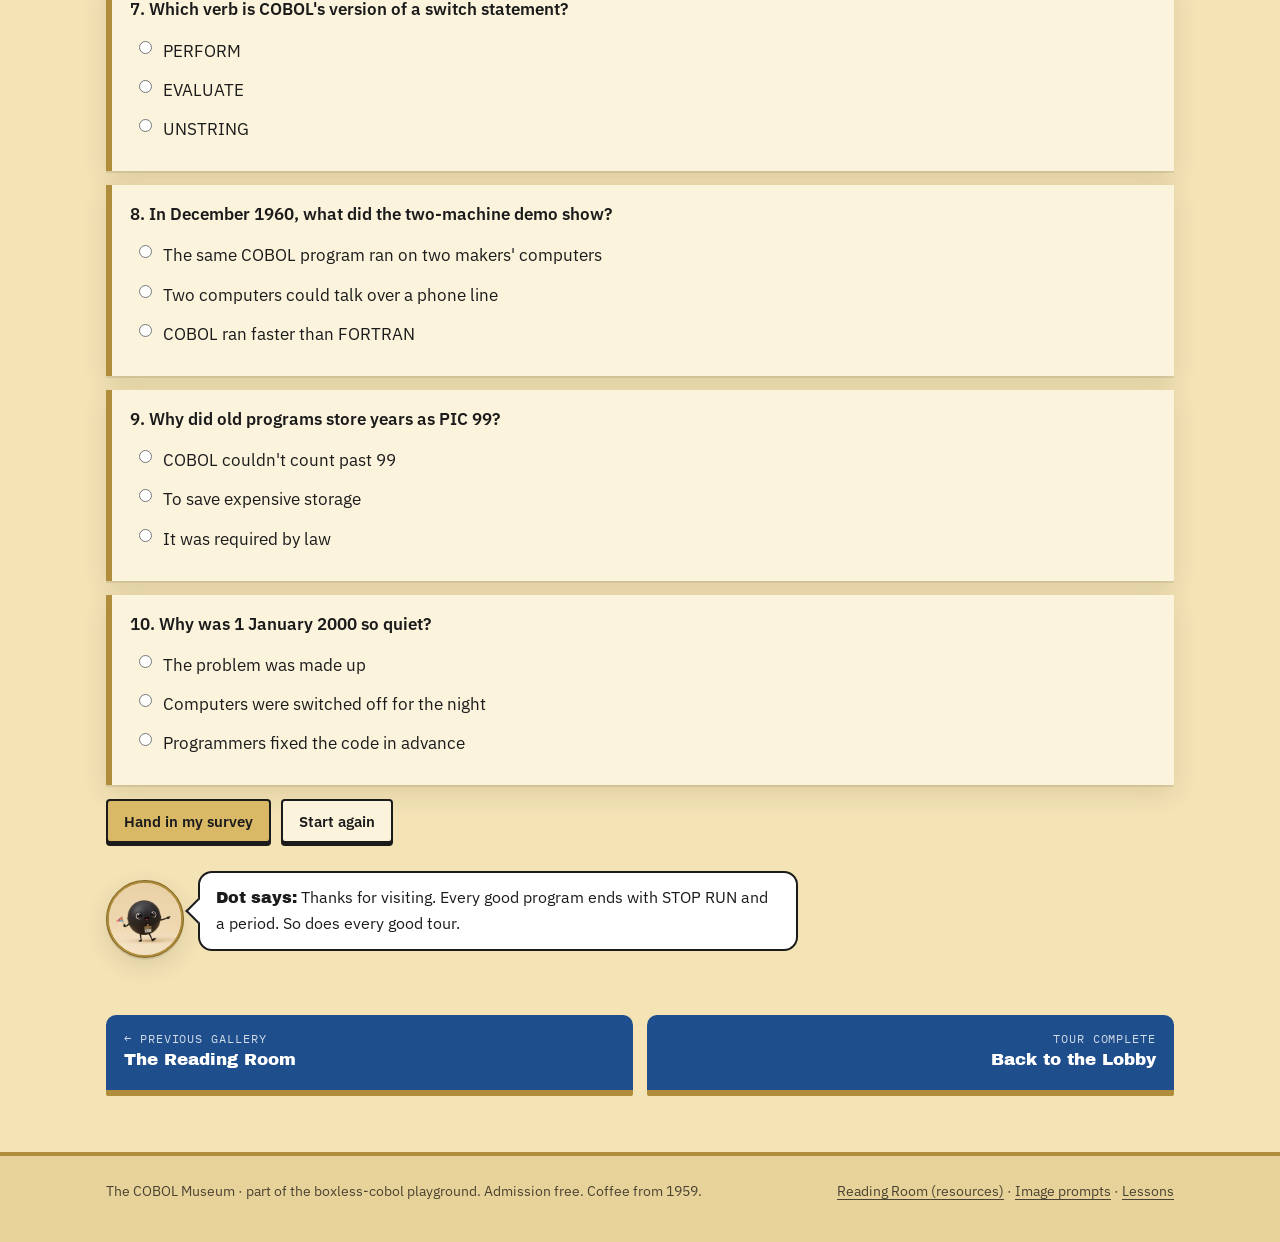
<file: museum/quiz.html>
<!doctype html>
<html lang="en">
<head>
<meta charset="utf-8">
<meta name="viewport" content="width=device-width, initial-scale=1">
<title>The Docent Quiz · The COBOL Museum</title>
<meta name="description" content="Ten questions from the COBOL Museum's galleries. Score 7 or more for a printable Certified COBOL Visitor badge.">
<meta property="og:image" content="assets/img/img-28-og-card.webp">
<link rel="preconnect" href="https://fonts.googleapis.com">
<link rel="preconnect" href="https://fonts.gstatic.com" crossorigin>
<link rel="stylesheet" href="https://fonts.googleapis.com/css2?family=Archivo+Black&family=IBM+Plex+Mono:wght@400;600&family=IBM+Plex+Sans:ital,wght@0,400;0,600;1,400&display=swap">
<link rel="stylesheet" href="assets/css/museum.css">
<script>try{var t=localStorage.getItem("museum-theme");if(t)document.documentElement.setAttribute("data-theme",t);}catch(e){}</script>
</head>
<body data-page="quiz">
<a class="skip" href="#main">Skip to the exhibits</a>
<div id="site-header"></div>

<main id="main" class="wrap">
  <section class="hero">
    <p class="kicker">Exit &middot; Before you go</p>
    <h1>Exit Survey: The Docent Quiz</h1>
    <p class="lede">Ten questions, all answered somewhere in the museum.
      Get 7 or more right and you can print a <b>Certified COBOL
      Visitor</b> badge. Nothing is sent anywhere; this all happens in your
      browser.</p>
  </section>

  <form id="quiz-form"><p>The quiz needs JavaScript to run.</p></form>
  <div id="quiz-result" aria-live="polite"></div>

  <section id="badge-area" hidden>
    <div class="console">
      <label for="badge-name">Name for the badge</label>
      <input type="text" id="badge-name" maxlength="40" autocomplete="off" placeholder="Your name">
      <p style="font-size:.85rem;margin-top:6px">Your name only appears on this page. It isn't saved or sent.</p>
    </div>
    <div class="badge">
      <figure class="exhibit-img" style="width:120px;margin:0 auto">
        <div class="frame small" style="--ratio:1/1;border-radius:50%" data-prompt="IMG-27"
          data-file="img-27-badge.webp" data-alt="A round brass enamel pin badge with a punch-card motif"></div>
      </figure>
      <small>THE COBOL MUSEUM HEREBY CERTIFIES</small>
      <div class="who" id="badge-who">Your Name Here</div>
      <small>AS A</small>
      <div style="font:1.3rem var(--font-display)">Certified COBOL Visitor</div>
      <small id="badge-date"></small>
    </div>
    <div class="btn-row" style="justify-content:center">
      <button class="btn" type="button" data-print-target="badge">Print my badge</button>
    </div>
  </section>

  <div class="dot-says">
    <figure class="exhibit-img"><div class="frame dot" data-prompt="IMG-02b"
      data-file="img-02b-dot-pointing.webp" data-alt="Dot pointing like a tour guide"></div></figure>
    <p class="bubble"><strong>Dot says:</strong> Thanks for visiting. Every
      good program ends with STOP RUN and a period. So does every good tour.</p>
  </div>
</main>

<div id="site-footer"></div>
<script src="assets/js/site.js"></script>
<script src="assets/js/quiz.js"></script>
</body>
</html>
</file>
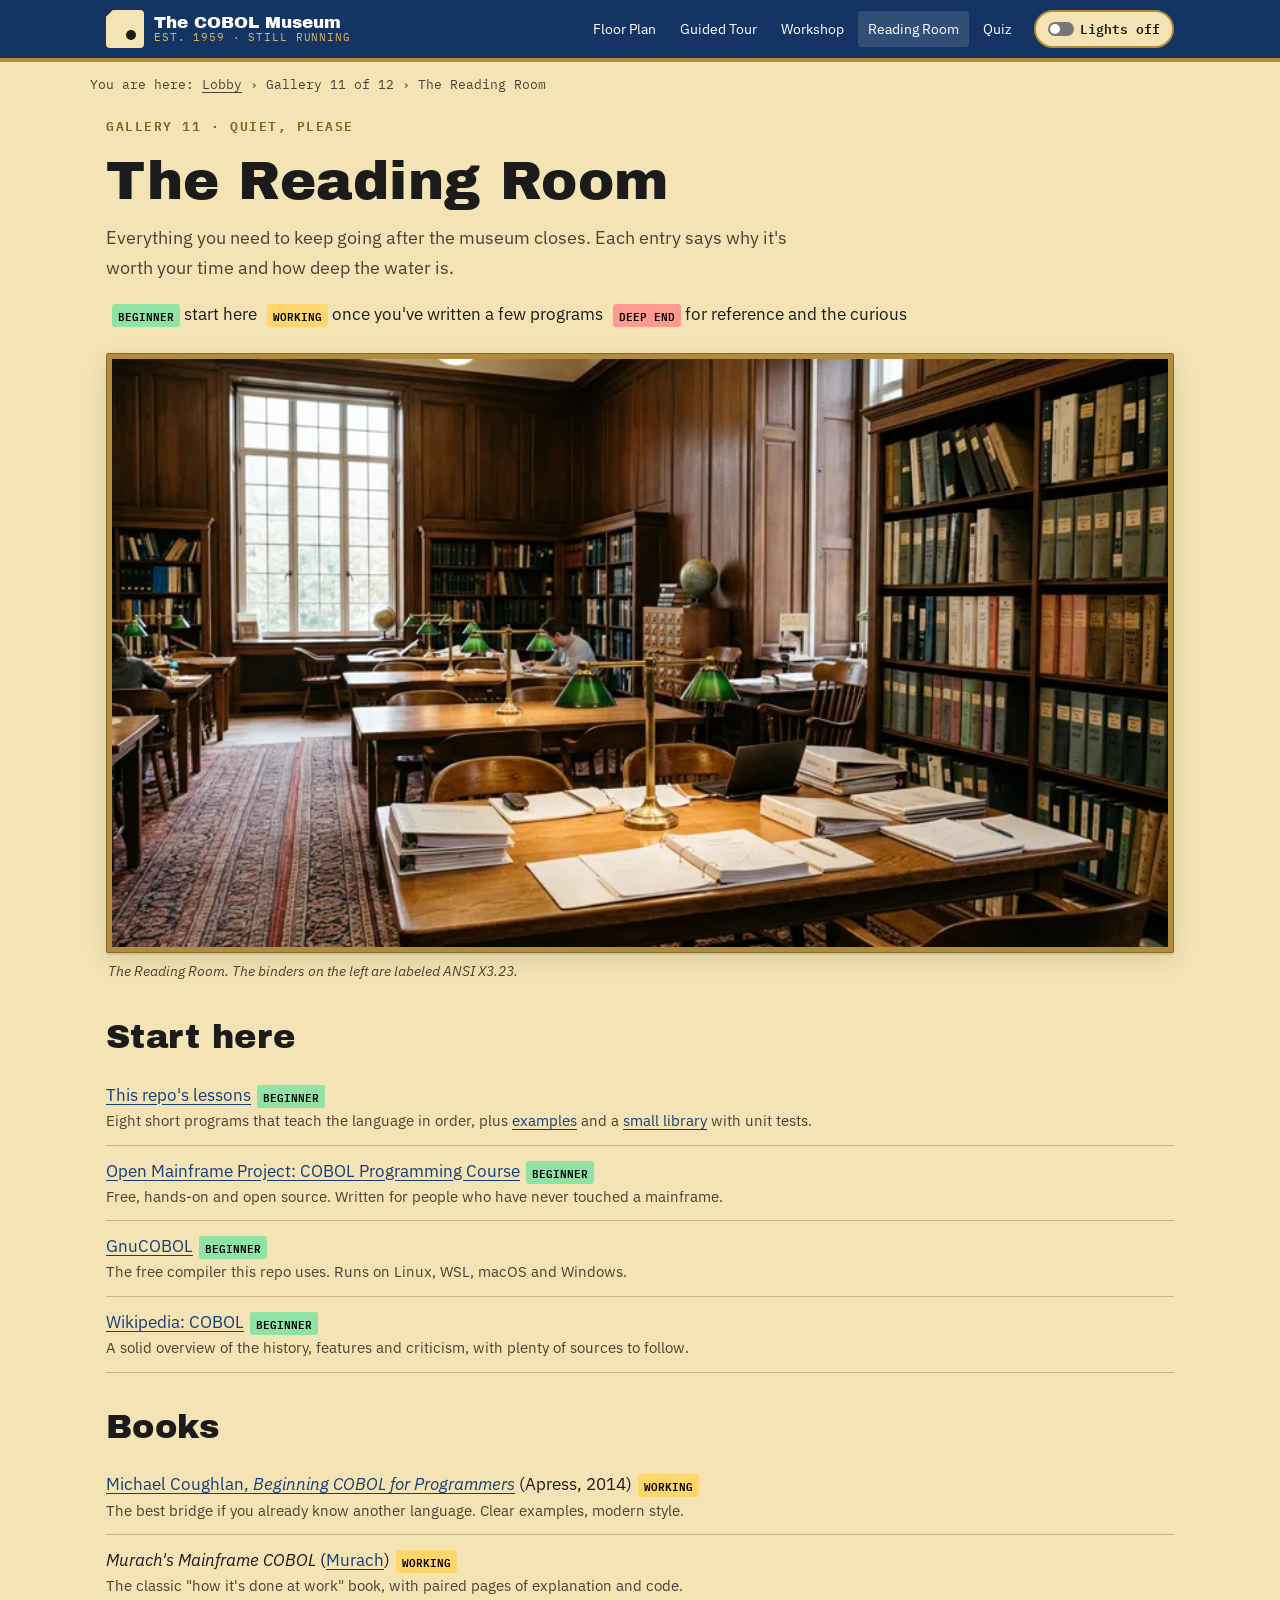
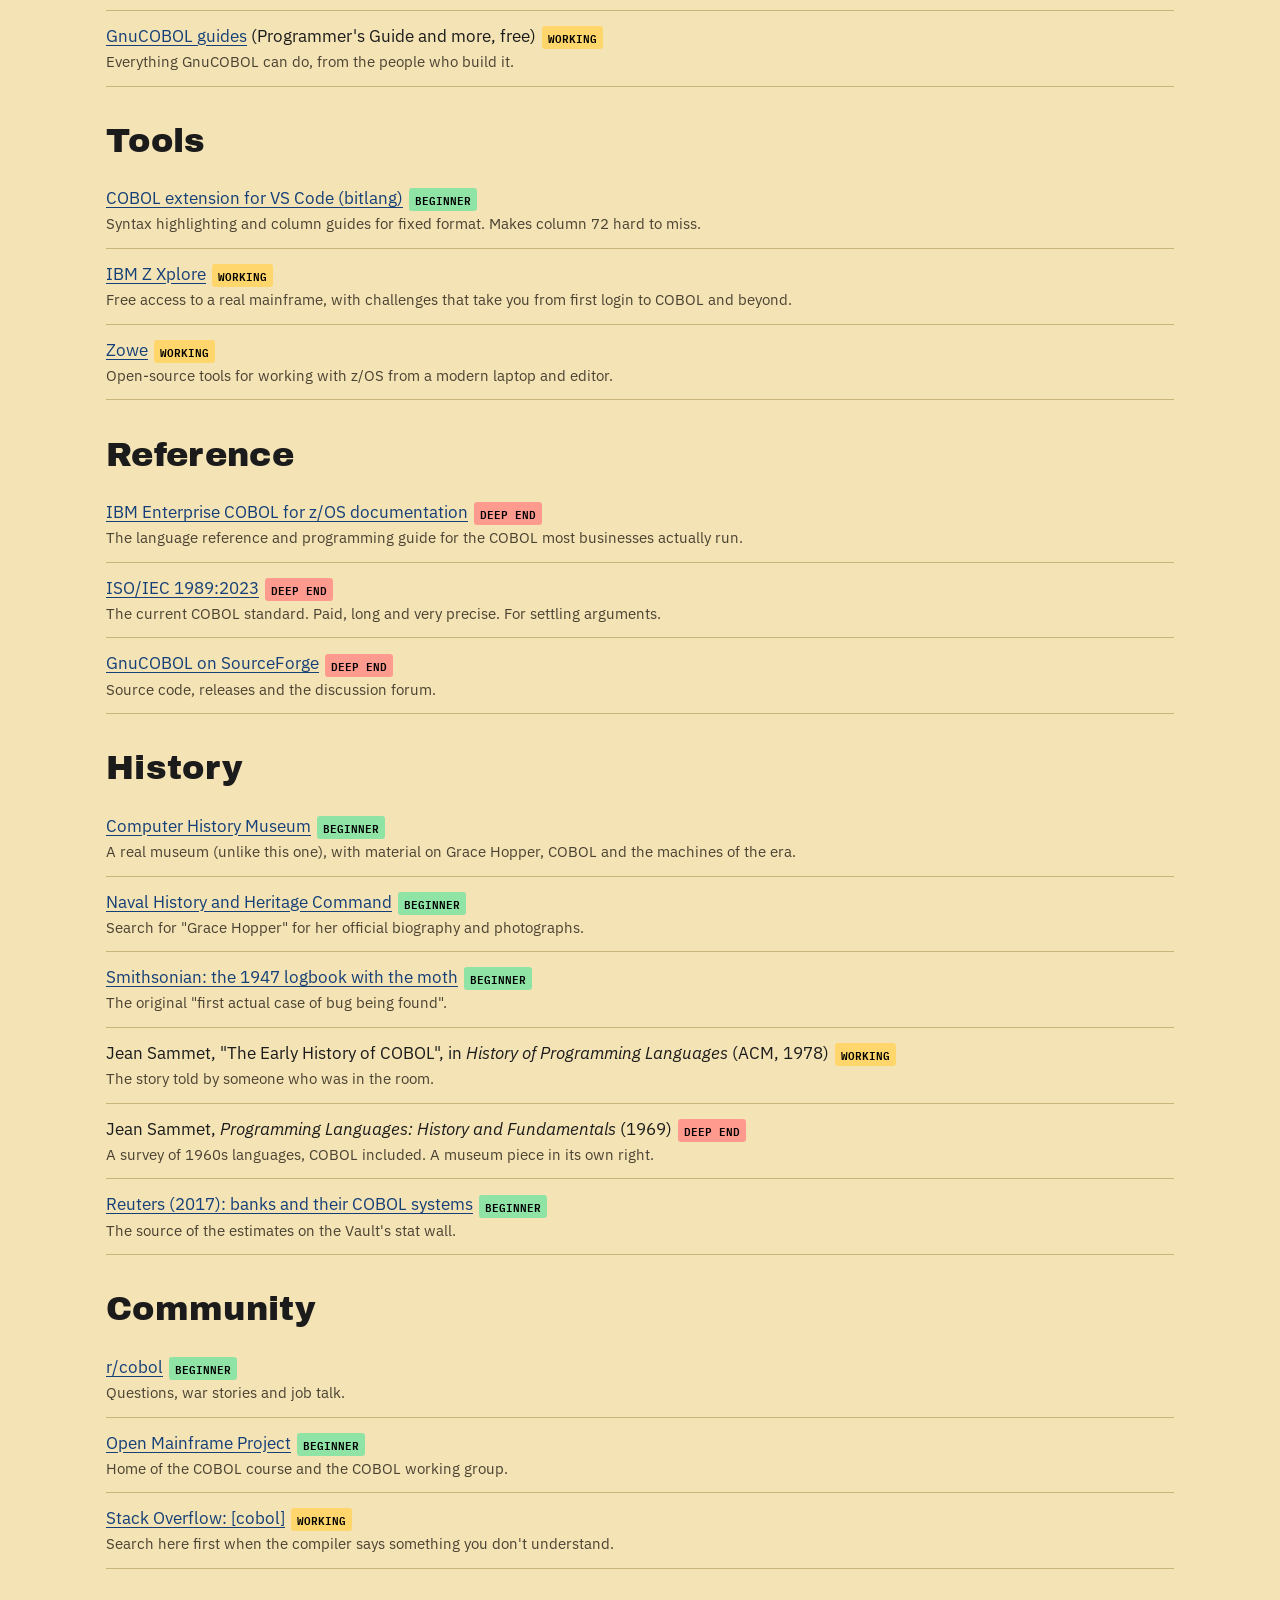
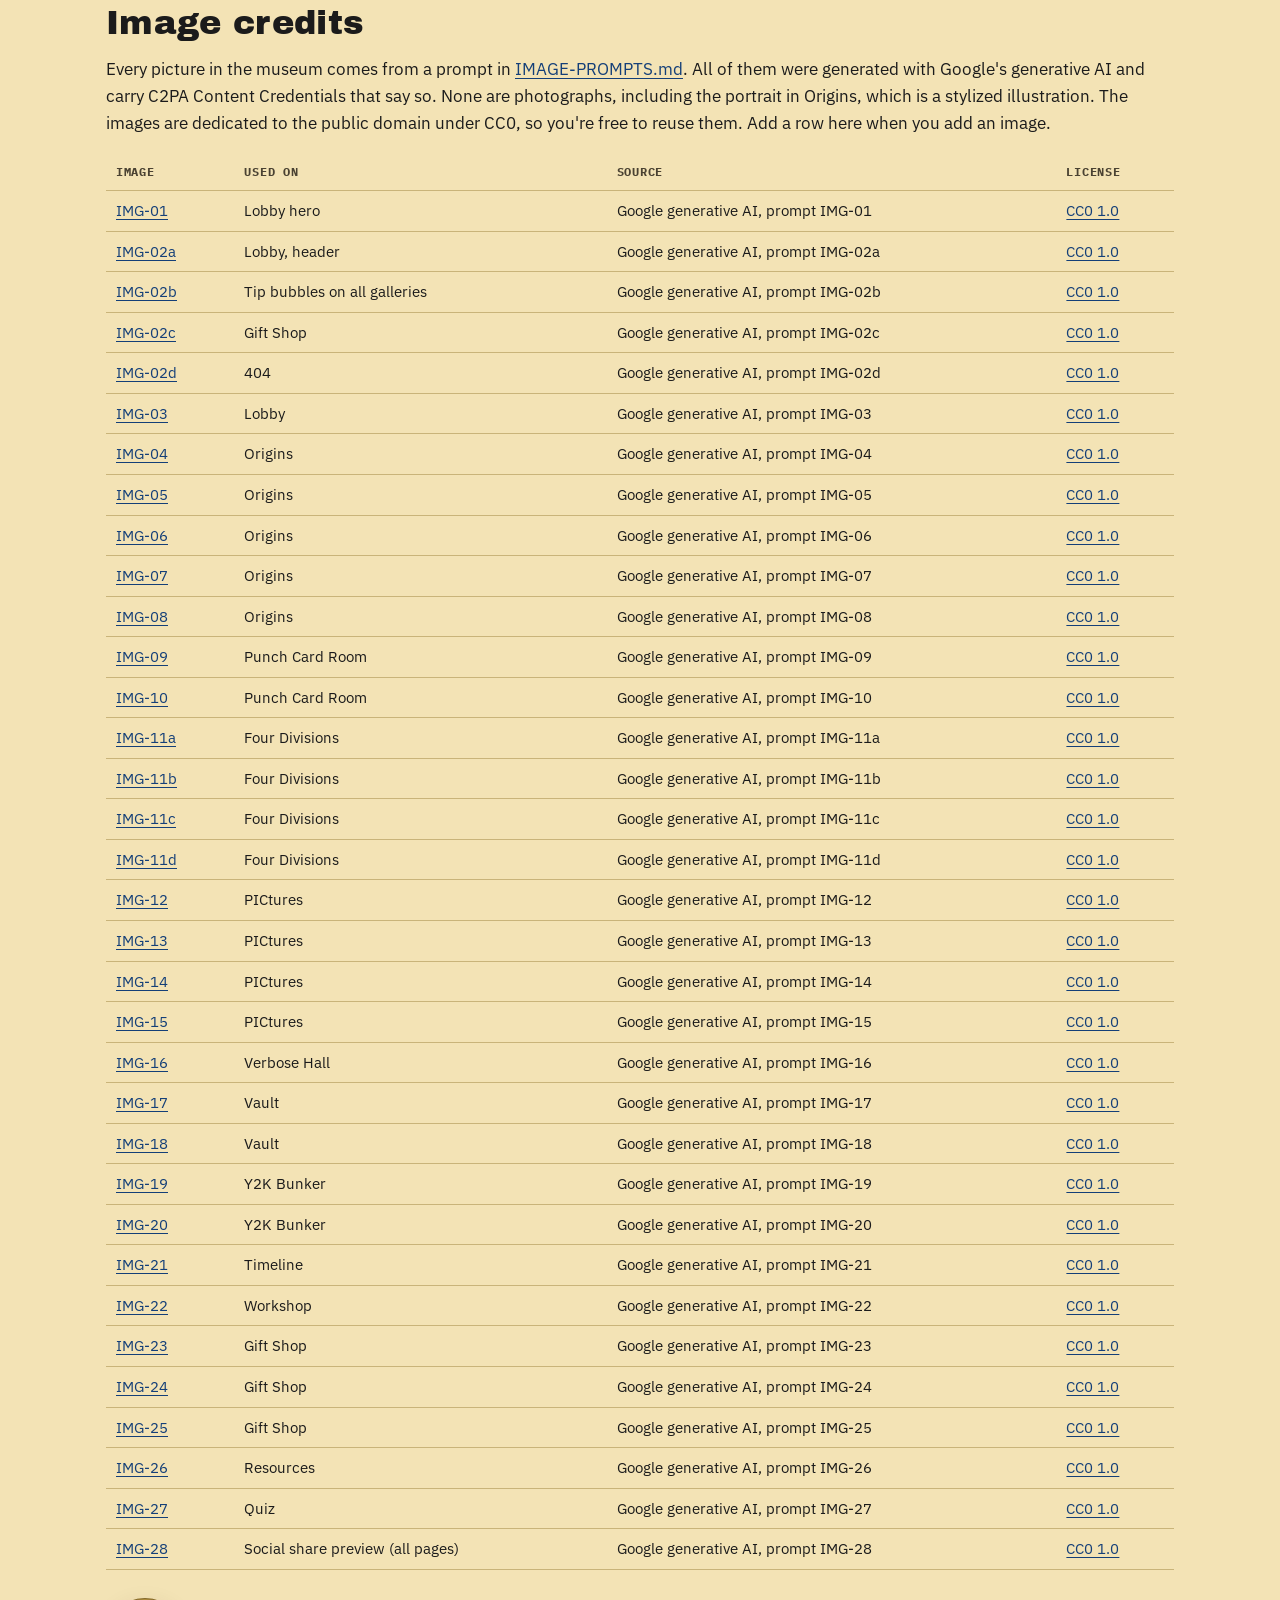
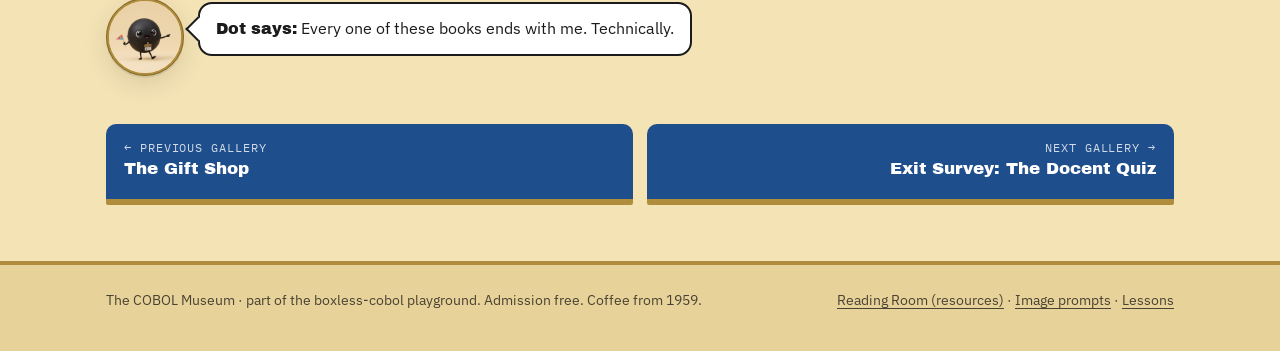
<file: museum/resources.html>
<!doctype html>
<html lang="en">
<head>
<meta charset="utf-8">
<meta name="viewport" content="width=device-width, initial-scale=1">
<title>The Reading Room · The COBOL Museum</title>
<meta name="description" content="Resources for learning COBOL: free courses, compilers, books, references, history and community.">
<meta property="og:image" content="assets/img/img-28-og-card.webp">
<link rel="preconnect" href="https://fonts.googleapis.com">
<link rel="preconnect" href="https://fonts.gstatic.com" crossorigin>
<link rel="stylesheet" href="https://fonts.googleapis.com/css2?family=Archivo+Black&family=IBM+Plex+Mono:wght@400;600&family=IBM+Plex+Sans:ital,wght@0,400;0,600;1,400&display=swap">
<link rel="stylesheet" href="assets/css/museum.css">
<script>try{var t=localStorage.getItem("museum-theme");if(t)document.documentElement.setAttribute("data-theme",t);}catch(e){}</script>
</head>
<body data-page="resources">
<a class="skip" href="#main">Skip to the exhibits</a>
<div id="site-header"></div>

<main id="main" class="wrap">
  <section class="hero">
    <p class="kicker">Gallery 11 &middot; Quiet, please</p>
    <h1>The Reading Room</h1>
    <p class="lede">Everything you need to keep going after the museum
      closes. Each entry says why it's worth your time and how deep the
      water is.</p>
    <p><span class="lvl b">BEGINNER</span> start here
      <span class="lvl w">WORKING</span> once you've written a few programs
      <span class="lvl d">DEEP END</span> for reference and the curious</p>
  </section>

  <figure class="exhibit-img">
    <div class="frame" style="--ratio:16/9" data-prompt="IMG-26"
      data-file="img-26-reading-room.webp"
      data-alt="A wood-paneled library reading room with green-shaded lamps and shelves of technical binders"></div>
    <figcaption>The Reading Room. The binders on the left are labeled ANSI X3.23.</figcaption>
  </figure>

  <h2>Start here</h2>
  <ul class="res-list">
    <li><a href="https://github.com/BoxlessMinds/boxless-cobol/blob/main/tutorials/README.md">This repo's lessons</a><span class="lvl b">BEGINNER</span>
      <span class="why">Eight short programs that teach the language in
        order, plus <a href="https://github.com/BoxlessMinds/boxless-cobol/blob/main/examples/README.md">examples</a> and a
        <a href="https://github.com/BoxlessMinds/boxless-cobol/blob/main/lib/README.md">small library</a> with unit tests.</span></li>
    <li><a href="https://github.com/openmainframeproject/cobol-programming-course">Open Mainframe Project: COBOL Programming Course</a><span class="lvl b">BEGINNER</span>
      <span class="why">Free, hands-on and open source. Written for people
        who have never touched a mainframe.</span></li>
    <li><a href="https://gnucobol.sourceforge.io/">GnuCOBOL</a><span class="lvl b">BEGINNER</span>
      <span class="why">The free compiler this repo uses. Runs on Linux,
        WSL, macOS and Windows.</span></li>
    <li><a href="https://en.wikipedia.org/wiki/COBOL">Wikipedia: COBOL</a><span class="lvl b">BEGINNER</span>
      <span class="why">A solid overview of the history, features and
        criticism, with plenty of sources to follow.</span></li>
  </ul>

  <h2>Books</h2>
  <ul class="res-list">
    <li><a href="https://link.springer.com/book/10.1007/978-1-4302-6254-1">Michael Coughlan, <i>Beginning COBOL for Programmers</i></a> (Apress, 2014)<span class="lvl w">WORKING</span>
      <span class="why">The best bridge if you already know another
        language. Clear examples, modern style.</span></li>
    <li><i>Murach's Mainframe COBOL</i> (<a href="https://www.murach.com/">Murach</a>)<span class="lvl w">WORKING</span>
      <span class="why">The classic "how it's done at work" book, with
        paired pages of explanation and code.</span></li>
    <li><a href="https://gnucobol.sourceforge.io/guides.html">GnuCOBOL guides</a> (Programmer's Guide and more, free)<span class="lvl w">WORKING</span>
      <span class="why">Everything GnuCOBOL can do, from the people who
        build it.</span></li>
  </ul>

  <h2>Tools</h2>
  <ul class="res-list">
    <li><a href="https://marketplace.visualstudio.com/items?itemName=bitlang.cobol">COBOL extension for VS Code (bitlang)</a><span class="lvl b">BEGINNER</span>
      <span class="why">Syntax highlighting and column guides for fixed
        format. Makes column 72 hard to miss.</span></li>
    <li><a href="https://www.ibm.com/z/resources/zxplore">IBM Z Xplore</a><span class="lvl w">WORKING</span>
      <span class="why">Free access to a real mainframe, with challenges
        that take you from first login to COBOL and beyond.</span></li>
    <li><a href="https://www.zowe.org/">Zowe</a><span class="lvl w">WORKING</span>
      <span class="why">Open-source tools for working with z/OS from a
        modern laptop and editor.</span></li>
  </ul>

  <h2>Reference</h2>
  <ul class="res-list">
    <li><a href="https://www.ibm.com/docs/en/cobol-zos">IBM Enterprise COBOL for z/OS documentation</a><span class="lvl d">DEEP END</span>
      <span class="why">The language reference and programming guide for
        the COBOL most businesses actually run.</span></li>
    <li><a href="https://www.iso.org/standard/74527.html">ISO/IEC 1989:2023</a><span class="lvl d">DEEP END</span>
      <span class="why">The current COBOL standard. Paid, long and very
        precise. For settling arguments.</span></li>
    <li><a href="https://sourceforge.net/projects/gnucobol/">GnuCOBOL on SourceForge</a><span class="lvl d">DEEP END</span>
      <span class="why">Source code, releases and the discussion forum.</span></li>
  </ul>

  <h2>History</h2>
  <ul class="res-list">
    <li><a href="https://www.computerhistory.org/">Computer History Museum</a><span class="lvl b">BEGINNER</span>
      <span class="why">A real museum (unlike this one), with material on
        Grace Hopper, COBOL and the machines of the era.</span></li>
    <li><a href="https://www.history.navy.mil/">Naval History and Heritage Command</a><span class="lvl b">BEGINNER</span>
      <span class="why">Search for "Grace Hopper" for her official
        biography and photographs.</span></li>
    <li><a href="https://americanhistory.si.edu/collections/search/object/nmah_334663">Smithsonian: the 1947 logbook with the moth</a><span class="lvl b">BEGINNER</span>
      <span class="why">The original "first actual case of bug being
        found".</span></li>
    <li>Jean Sammet, "The Early History of COBOL", in <i>History of Programming Languages</i> (ACM, 1978)<span class="lvl w">WORKING</span>
      <span class="why">The story told by someone who was in the room.</span></li>
    <li>Jean Sammet, <i>Programming Languages: History and Fundamentals</i> (1969)<span class="lvl d">DEEP END</span>
      <span class="why">A survey of 1960s languages, COBOL included. A
        museum piece in its own right.</span></li>
    <li><a href="https://www.reuters.com/article/us-usa-banks-cobol-idUSKBN17C0D8">Reuters (2017): banks and their COBOL systems</a><span class="lvl b">BEGINNER</span>
      <span class="why">The source of the estimates on the Vault's stat
        wall.</span></li>
  </ul>

  <h2>Community</h2>
  <ul class="res-list">
    <li><a href="https://www.reddit.com/r/cobol/">r/cobol</a><span class="lvl b">BEGINNER</span>
      <span class="why">Questions, war stories and job talk.</span></li>
    <li><a href="https://www.openmainframeproject.org/">Open Mainframe Project</a><span class="lvl b">BEGINNER</span>
      <span class="why">Home of the COBOL course and the COBOL working
        group.</span></li>
    <li><a href="https://stackoverflow.com/questions/tagged/cobol">Stack Overflow: [cobol]</a><span class="lvl w">WORKING</span>
      <span class="why">Search here first when the compiler says something
        you don't understand.</span></li>
  </ul>

  <h2>Image credits</h2>
  <p>Every picture in the museum comes from a prompt in
    <a href="https://github.com/BoxlessMinds/boxless-cobol/blob/main/museum/IMAGE-PROMPTS.md">IMAGE-PROMPTS.md</a>. All of them were
    generated with Google's generative AI and carry C2PA Content
    Credentials that say so. None are photographs, including the
    portrait in Origins, which is a stylized illustration. The images
    are dedicated to the public domain under CC0, so you're free to
    reuse them. Add a row here when you add an image.</p>
  <div class="table-wrap"><table>
    <tr><th>Image</th><th>Used on</th><th>Source</th><th>License</th></tr>
    <tr><td><a href="assets/img/img-01-museum-exterior.webp">IMG-01</a></td><td>Lobby hero</td><td>Google generative AI, prompt IMG-01</td><td><a href="https://creativecommons.org/publicdomain/zero/1.0/">CC0 1.0</a></td></tr>
    <tr><td><a href="assets/img/img-02a-dot-waving.webp">IMG-02a</a></td><td>Lobby, header</td><td>Google generative AI, prompt IMG-02a</td><td><a href="https://creativecommons.org/publicdomain/zero/1.0/">CC0 1.0</a></td></tr>
    <tr><td><a href="assets/img/img-02b-dot-pointing.webp">IMG-02b</a></td><td>Tip bubbles on all galleries</td><td>Google generative AI, prompt IMG-02b</td><td><a href="https://creativecommons.org/publicdomain/zero/1.0/">CC0 1.0</a></td></tr>
    <tr><td><a href="assets/img/img-02c-dot-plush.webp">IMG-02c</a></td><td>Gift Shop</td><td>Google generative AI, prompt IMG-02c</td><td><a href="https://creativecommons.org/publicdomain/zero/1.0/">CC0 1.0</a></td></tr>
    <tr><td><a href="assets/img/img-02d-dot-lost.webp">IMG-02d</a></td><td>404</td><td>Google generative AI, prompt IMG-02d</td><td><a href="https://creativecommons.org/publicdomain/zero/1.0/">CC0 1.0</a></td></tr>
    <tr><td><a href="assets/img/img-03-floor-plan.webp">IMG-03</a></td><td>Lobby</td><td>Google generative AI, prompt IMG-03</td><td><a href="https://creativecommons.org/publicdomain/zero/1.0/">CC0 1.0</a></td></tr>
    <tr><td><a href="assets/img/img-04-1959-meeting.webp">IMG-04</a></td><td>Origins</td><td>Google generative AI, prompt IMG-04</td><td><a href="https://creativecommons.org/publicdomain/zero/1.0/">CC0 1.0</a></td></tr>
    <tr><td><a href="assets/img/img-05-hopper-portrait.webp">IMG-05</a></td><td>Origins</td><td>Google generative AI, prompt IMG-05</td><td><a href="https://creativecommons.org/publicdomain/zero/1.0/">CC0 1.0</a></td></tr>
    <tr><td><a href="assets/img/img-06-first-bug.webp">IMG-06</a></td><td>Origins</td><td>Google generative AI, prompt IMG-06</td><td><a href="https://creativecommons.org/publicdomain/zero/1.0/">CC0 1.0</a></td></tr>
    <tr><td><a href="assets/img/img-07-committee.webp">IMG-07</a></td><td>Origins</td><td>Google generative AI, prompt IMG-07</td><td><a href="https://creativecommons.org/publicdomain/zero/1.0/">CC0 1.0</a></td></tr>
    <tr><td><a href="assets/img/img-08-two-machines.webp">IMG-08</a></td><td>Origins</td><td>Google generative AI, prompt IMG-08</td><td><a href="https://creativecommons.org/publicdomain/zero/1.0/">CC0 1.0</a></td></tr>
    <tr><td><a href="assets/img/img-09-punch-card.webp">IMG-09</a></td><td>Punch Card Room</td><td>Google generative AI, prompt IMG-09</td><td><a href="https://creativecommons.org/publicdomain/zero/1.0/">CC0 1.0</a></td></tr>
    <tr><td><a href="assets/img/img-10-dropped-deck.webp">IMG-10</a></td><td>Punch Card Room</td><td>Google generative AI, prompt IMG-10</td><td><a href="https://creativecommons.org/publicdomain/zero/1.0/">CC0 1.0</a></td></tr>
    <tr><td><a href="assets/img/img-11a-identification.webp">IMG-11a</a></td><td>Four Divisions</td><td>Google generative AI, prompt IMG-11a</td><td><a href="https://creativecommons.org/publicdomain/zero/1.0/">CC0 1.0</a></td></tr>
    <tr><td><a href="assets/img/img-11b-environment.webp">IMG-11b</a></td><td>Four Divisions</td><td>Google generative AI, prompt IMG-11b</td><td><a href="https://creativecommons.org/publicdomain/zero/1.0/">CC0 1.0</a></td></tr>
    <tr><td><a href="assets/img/img-11c-data.webp">IMG-11c</a></td><td>Four Divisions</td><td>Google generative AI, prompt IMG-11c</td><td><a href="https://creativecommons.org/publicdomain/zero/1.0/">CC0 1.0</a></td></tr>
    <tr><td><a href="assets/img/img-11d-procedure.webp">IMG-11d</a></td><td>Four Divisions</td><td>Google generative AI, prompt IMG-11d</td><td><a href="https://creativecommons.org/publicdomain/zero/1.0/">CC0 1.0</a></td></tr>
    <tr><td><a href="assets/img/img-12-pic-salary.webp">IMG-12</a></td><td>PICtures</td><td>Google generative AI, prompt IMG-12</td><td><a href="https://creativecommons.org/publicdomain/zero/1.0/">CC0 1.0</a></td></tr>
    <tr><td><a href="assets/img/img-13-pic-name.webp">IMG-13</a></td><td>PICtures</td><td>Google generative AI, prompt IMG-13</td><td><a href="https://creativecommons.org/publicdomain/zero/1.0/">CC0 1.0</a></td></tr>
    <tr><td><a href="assets/img/img-14-pic-packed.webp">IMG-14</a></td><td>PICtures</td><td>Google generative AI, prompt IMG-14</td><td><a href="https://creativecommons.org/publicdomain/zero/1.0/">CC0 1.0</a></td></tr>
    <tr><td><a href="assets/img/img-15-pic-dollar.webp">IMG-15</a></td><td>PICtures</td><td>Google generative AI, prompt IMG-15</td><td><a href="https://creativecommons.org/publicdomain/zero/1.0/">CC0 1.0</a></td></tr>
    <tr><td><a href="assets/img/img-16-add-one-plaque.webp">IMG-16</a></td><td>Verbose Hall</td><td>Google generative AI, prompt IMG-16</td><td><a href="https://creativecommons.org/publicdomain/zero/1.0/">CC0 1.0</a></td></tr>
    <tr><td><a href="assets/img/img-17-vault.webp">IMG-17</a></td><td>Vault</td><td>Google generative AI, prompt IMG-17</td><td><a href="https://creativecommons.org/publicdomain/zero/1.0/">CC0 1.0</a></td></tr>
    <tr><td><a href="assets/img/img-18-everyday-cobol.webp">IMG-18</a></td><td>Vault</td><td>Google generative AI, prompt IMG-18</td><td><a href="https://creativecommons.org/publicdomain/zero/1.0/">CC0 1.0</a></td></tr>
    <tr><td><a href="assets/img/img-19-y2k-bunker.webp">IMG-19</a></td><td>Y2K Bunker</td><td>Google generative AI, prompt IMG-19</td><td><a href="https://creativecommons.org/publicdomain/zero/1.0/">CC0 1.0</a></td></tr>
    <tr><td><a href="assets/img/img-20-y2k-aftermath.webp">IMG-20</a></td><td>Y2K Bunker</td><td>Google generative AI, prompt IMG-20</td><td><a href="https://creativecommons.org/publicdomain/zero/1.0/">CC0 1.0</a></td></tr>
    <tr><td><a href="assets/img/img-21-timeline-corridor.webp">IMG-21</a></td><td>Timeline</td><td>Google generative AI, prompt IMG-21</td><td><a href="https://creativecommons.org/publicdomain/zero/1.0/">CC0 1.0</a></td></tr>
    <tr><td><a href="assets/img/img-22-workshop.webp">IMG-22</a></td><td>Workshop</td><td>Google generative AI, prompt IMG-22</td><td><a href="https://creativecommons.org/publicdomain/zero/1.0/">CC0 1.0</a></td></tr>
    <tr><td><a href="assets/img/img-23-tshirt.webp">IMG-23</a></td><td>Gift Shop</td><td>Google generative AI, prompt IMG-23</td><td><a href="https://creativecommons.org/publicdomain/zero/1.0/">CC0 1.0</a></td></tr>
    <tr><td><a href="assets/img/img-24-bookmarks.webp">IMG-24</a></td><td>Gift Shop</td><td>Google generative AI, prompt IMG-24</td><td><a href="https://creativecommons.org/publicdomain/zero/1.0/">CC0 1.0</a></td></tr>
    <tr><td><a href="assets/img/img-25-mug.webp">IMG-25</a></td><td>Gift Shop</td><td>Google generative AI, prompt IMG-25</td><td><a href="https://creativecommons.org/publicdomain/zero/1.0/">CC0 1.0</a></td></tr>
    <tr><td><a href="assets/img/img-26-reading-room.webp">IMG-26</a></td><td>Resources</td><td>Google generative AI, prompt IMG-26</td><td><a href="https://creativecommons.org/publicdomain/zero/1.0/">CC0 1.0</a></td></tr>
    <tr><td><a href="assets/img/img-27-badge.webp">IMG-27</a></td><td>Quiz</td><td>Google generative AI, prompt IMG-27</td><td><a href="https://creativecommons.org/publicdomain/zero/1.0/">CC0 1.0</a></td></tr>
    <tr><td><a href="assets/img/img-28-og-card.webp">IMG-28</a></td><td>Social share preview (all pages)</td><td>Google generative AI, prompt IMG-28</td><td><a href="https://creativecommons.org/publicdomain/zero/1.0/">CC0 1.0</a></td></tr>
  </table></div>

  <div class="dot-says">
    <figure class="exhibit-img"><div class="frame dot" data-prompt="IMG-02b"
      data-file="img-02b-dot-pointing.webp" data-alt="Dot pointing like a tour guide"></div></figure>
    <p class="bubble"><strong>Dot says:</strong> Every one of these books ends
      with me. Technically.</p>
  </div>
</main>

<div id="site-footer"></div>
<script src="assets/js/site.js"></script>
</body>
</html>
</file>
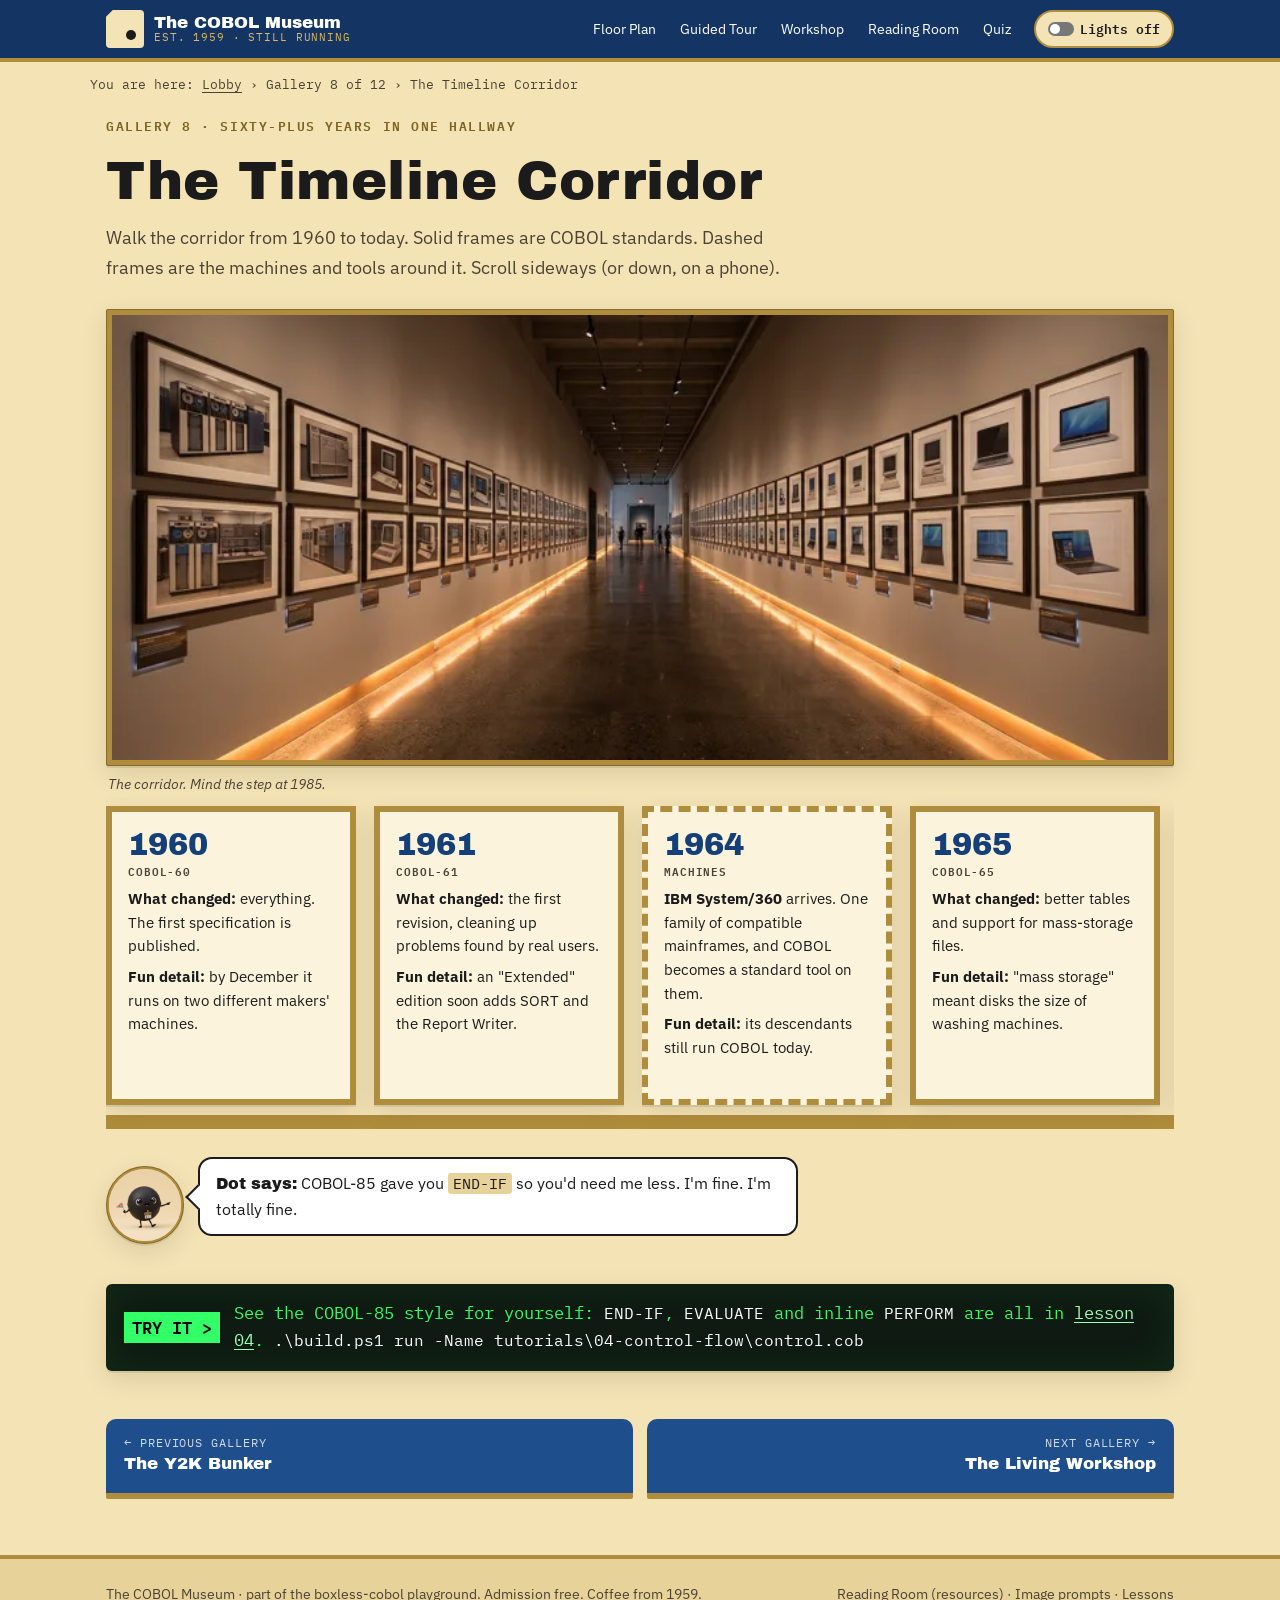
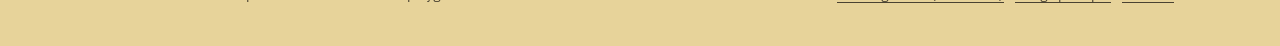
<file: museum/timeline.html>
<!doctype html>
<html lang="en">
<head>
<meta charset="utf-8">
<meta name="viewport" content="width=device-width, initial-scale=1">
<title>Timeline Corridor · The COBOL Museum</title>
<meta name="description" content="Every COBOL standard from COBOL-60 to COBOL 2023, plus the machines it ran on along the way.">
<meta property="og:image" content="assets/img/img-28-og-card.webp">
<link rel="preconnect" href="https://fonts.googleapis.com">
<link rel="preconnect" href="https://fonts.gstatic.com" crossorigin>
<link rel="stylesheet" href="https://fonts.googleapis.com/css2?family=Archivo+Black&family=IBM+Plex+Mono:wght@400;600&family=IBM+Plex+Sans:ital,wght@0,400;0,600;1,400&display=swap">
<link rel="stylesheet" href="assets/css/museum.css">
<script>try{var t=localStorage.getItem("museum-theme");if(t)document.documentElement.setAttribute("data-theme",t);}catch(e){}</script>
</head>
<body data-page="timeline">
<a class="skip" href="#main">Skip to the exhibits</a>
<div id="site-header"></div>

<main id="main" class="wrap">
  <section class="hero">
    <p class="kicker">Gallery 8 &middot; Sixty-plus years in one hallway</p>
    <h1>The Timeline Corridor</h1>
    <p class="lede">Walk the corridor from 1960 to today. Solid frames are
      COBOL standards. Dashed frames are the machines and tools around it.
      Scroll sideways (or down, on a phone).</p>
  </section>

  <figure class="exhibit-img">
    <div class="frame" style="--ratio:21/9" data-prompt="IMG-21"
      data-file="img-21-timeline-corridor.webp"
      data-alt="A long museum corridor lined with framed portraits of computers from 1960s mainframes to modern laptops"></div>
    <figcaption>The corridor. Mind the step at 1985.</figcaption>
  </figure>

  <div class="corridor" tabindex="0" aria-label="Timeline, scrollable">
    <article><div class="year">1960</div><div class="tag">COBOL-60</div>
      <p><b>What changed:</b> everything. The first specification is published.</p>
      <p><b>Fun detail:</b> by December it runs on two different makers' machines.</p></article>
    <article><div class="year">1961</div><div class="tag">COBOL-61</div>
      <p><b>What changed:</b> the first revision, cleaning up problems found by real users.</p>
      <p><b>Fun detail:</b> an "Extended" edition soon adds SORT and the Report Writer.</p></article>
    <article class="side"><div class="year">1964</div><div class="tag">Machines</div>
      <p><b>IBM System/360</b> arrives. One family of compatible mainframes, and COBOL becomes a standard tool on them.</p>
      <p><b>Fun detail:</b> its descendants still run COBOL today.</p></article>
    <article><div class="year">1965</div><div class="tag">COBOL-65</div>
      <p><b>What changed:</b> better tables and support for mass-storage files.</p>
      <p><b>Fun detail:</b> "mass storage" meant disks the size of washing machines.</p></article>
    <article><div class="year">1968</div><div class="tag">ANSI COBOL 68</div>
      <p><b>What changed:</b> the first official ANSI standard (X3.23-1968).</p>
      <p><b>Fun detail:</b> the US government soon requires its computers to support it.</p></article>
    <article class="side"><div class="year">1970s</div><div class="tag">Machines</div>
      <p><b>Terminals</b> with green screens start replacing punch cards for typing code.</p>
      <p><b>Fun detail:</b> the 80-column layout comes along anyway.</p></article>
    <article><div class="year">1974</div><div class="tag">ANSI COBOL 74</div>
      <p><b>What changed:</b> file handling grows up, with indexed and relative files.</p>
      <p><b>Fun detail:</b> much of the COBOL still running today was written to this standard.</p></article>
    <article><div class="year">1985</div><div class="tag">COBOL-85</div>
      <p><b>What changed:</b> structured programming. <code>END-IF</code>, <code>EVALUATE</code>, inline <code>PERFORM</code>.</p>
      <p><b>Fun detail:</b> fewer periods needed. Dot took it personally.</p></article>
    <article class="side"><div class="year">1980s</div><div class="tag">Machines</div>
      <p><b>PC compilers</b> let people write COBOL on a desk instead of in a machine room.</p>
      <p><b>Fun detail:</b> the mainframe was still waiting at the other end.</p></article>
    <article class="side"><div class="year">1999</div><div class="tag">Event</div>
      <p><b>Y2K.</b> The biggest code review in history.</p>
      <p><b>Fun detail:</b> see Gallery 7. Bring coffee.</p></article>
    <article><div class="year">2002</div><div class="tag">ISO COBOL 2002</div>
      <p><b>What changed:</b> object-oriented COBOL, free-format source and user-defined functions.</p>
      <p><b>Fun detail:</b> yes, COBOL has classes. Few people use them.</p></article>
    <article class="side"><div class="year">2000s</div><div class="tag">Tools</div>
      <p><b>OpenCOBOL</b>, later renamed <b>GnuCOBOL</b>: a free compiler that turns COBOL into C. This repo uses it.</p>
      <p><b>Fun detail:</b> it runs on a laptop, a Raspberry Pi or WSL.</p></article>
    <article><div class="year">2014</div><div class="tag">ISO COBOL 2014</div>
      <p><b>What changed:</b> a tidy-up. Some rarely used features become optional, and modern floating-point arrives.</p>
      <p><b>Fun detail:</b> the standard keeps getting edited, which is more than most 1959 documents can say.</p></article>
    <article class="side"><div class="year">2020s</div><div class="tag">Tools</div>
      <p><b>VS Code extensions</b>, free online courses and open-source mainframe tools.</p>
      <p><b>Fun detail:</b> COBOL now has syntax highlighting in dark mode.</p></article>
    <article><div class="year">2023</div><div class="tag">ISO/IEC 1989:2023</div>
      <p><b>What changed:</b> the current standard, with more modern features.</p>
      <p><b>Fun detail:</b> COBOL turned 64 that year and was still getting new features.</p></article>
  </div>

  <div class="dot-says">
    <figure class="exhibit-img"><div class="frame dot" data-prompt="IMG-02b"
      data-file="img-02b-dot-pointing.webp" data-alt="Dot pointing like a tour guide"></div></figure>
    <p class="bubble"><strong>Dot says:</strong> COBOL-85 gave you
      <code>END-IF</code> so you'd need me less. I'm fine. I'm totally fine.</p>
  </div>

  <div class="try-it"><p>See the COBOL-85 style for yourself: <code>END-IF</code>,
    <code>EVALUATE</code> and inline <code>PERFORM</code> are all in
    <a href="https://github.com/BoxlessMinds/boxless-cobol/blob/main/tutorials/04-control-flow/control.cob">lesson 04</a>.
    <code>.\build.ps1 run -Name tutorials\04-control-flow\control.cob</code></p></div>
</main>

<div id="site-footer"></div>
<script src="assets/js/site.js"></script>
</body>
</html>
</file>
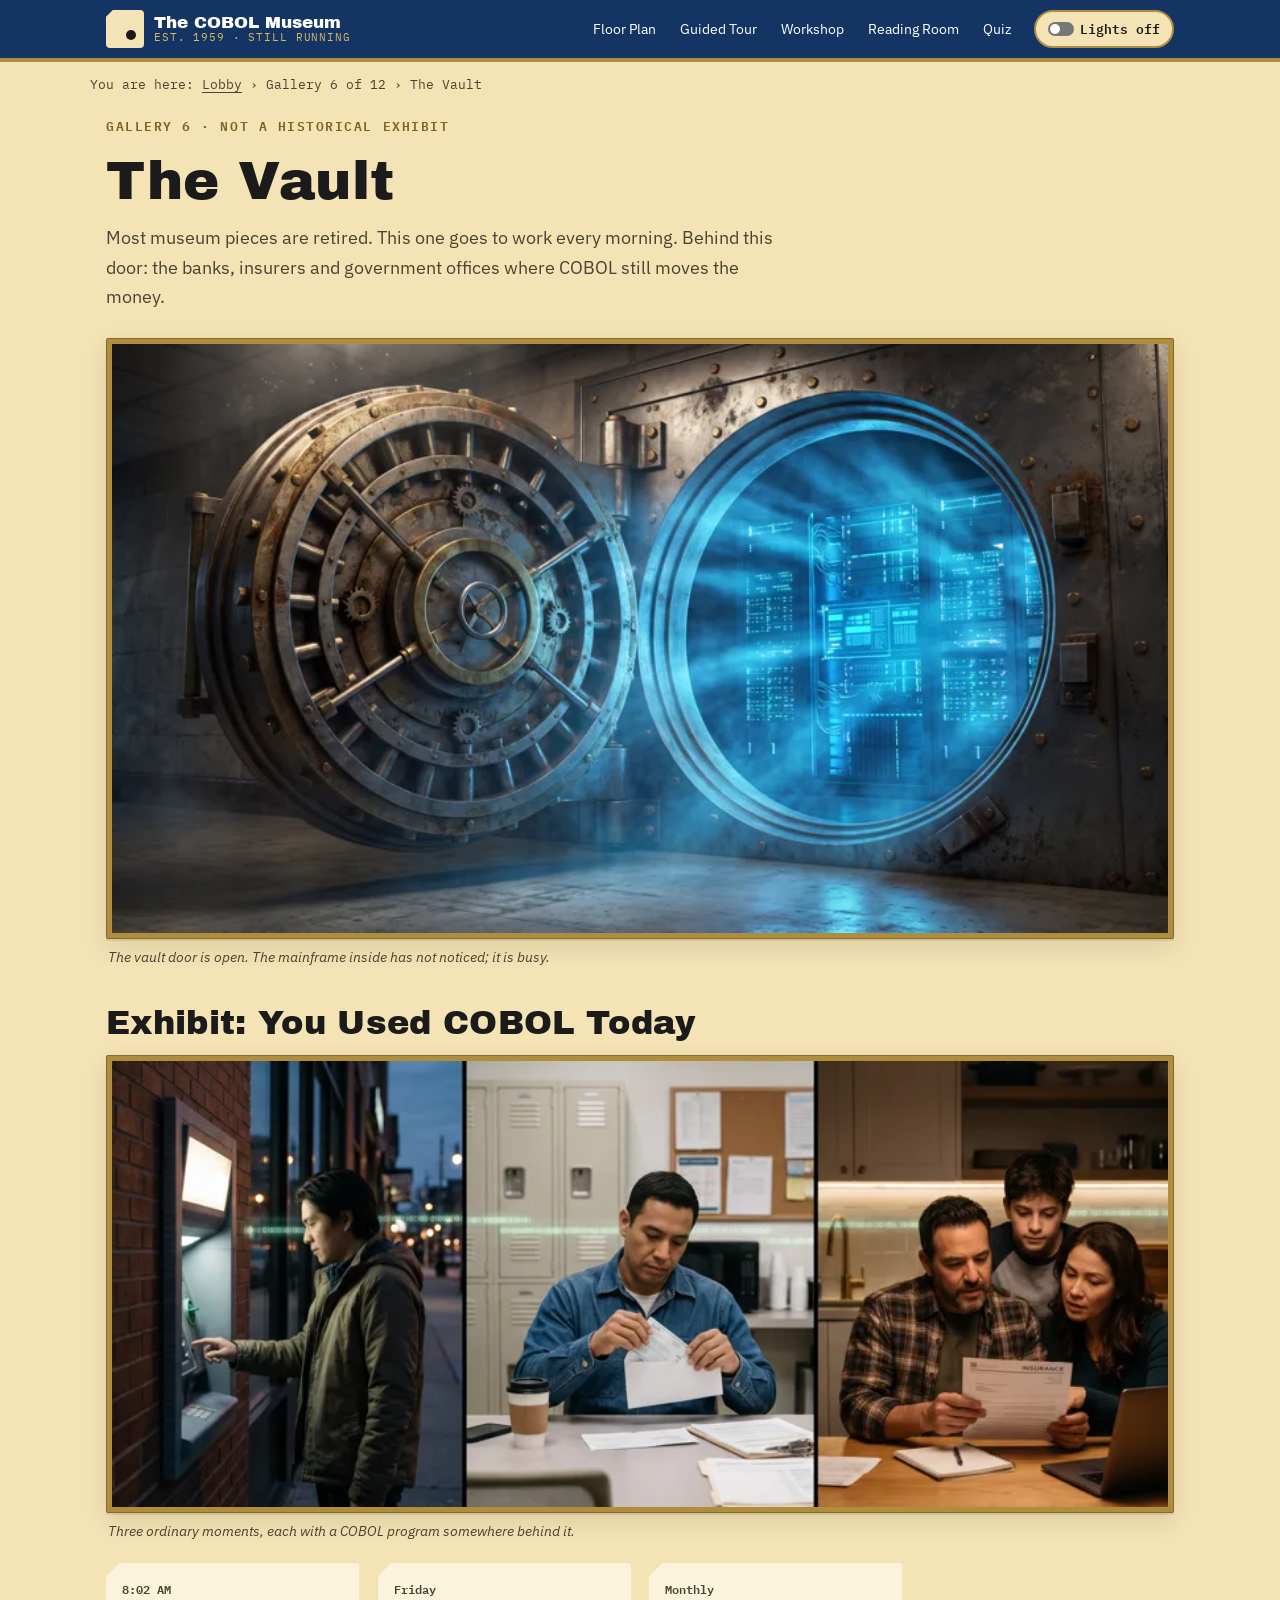
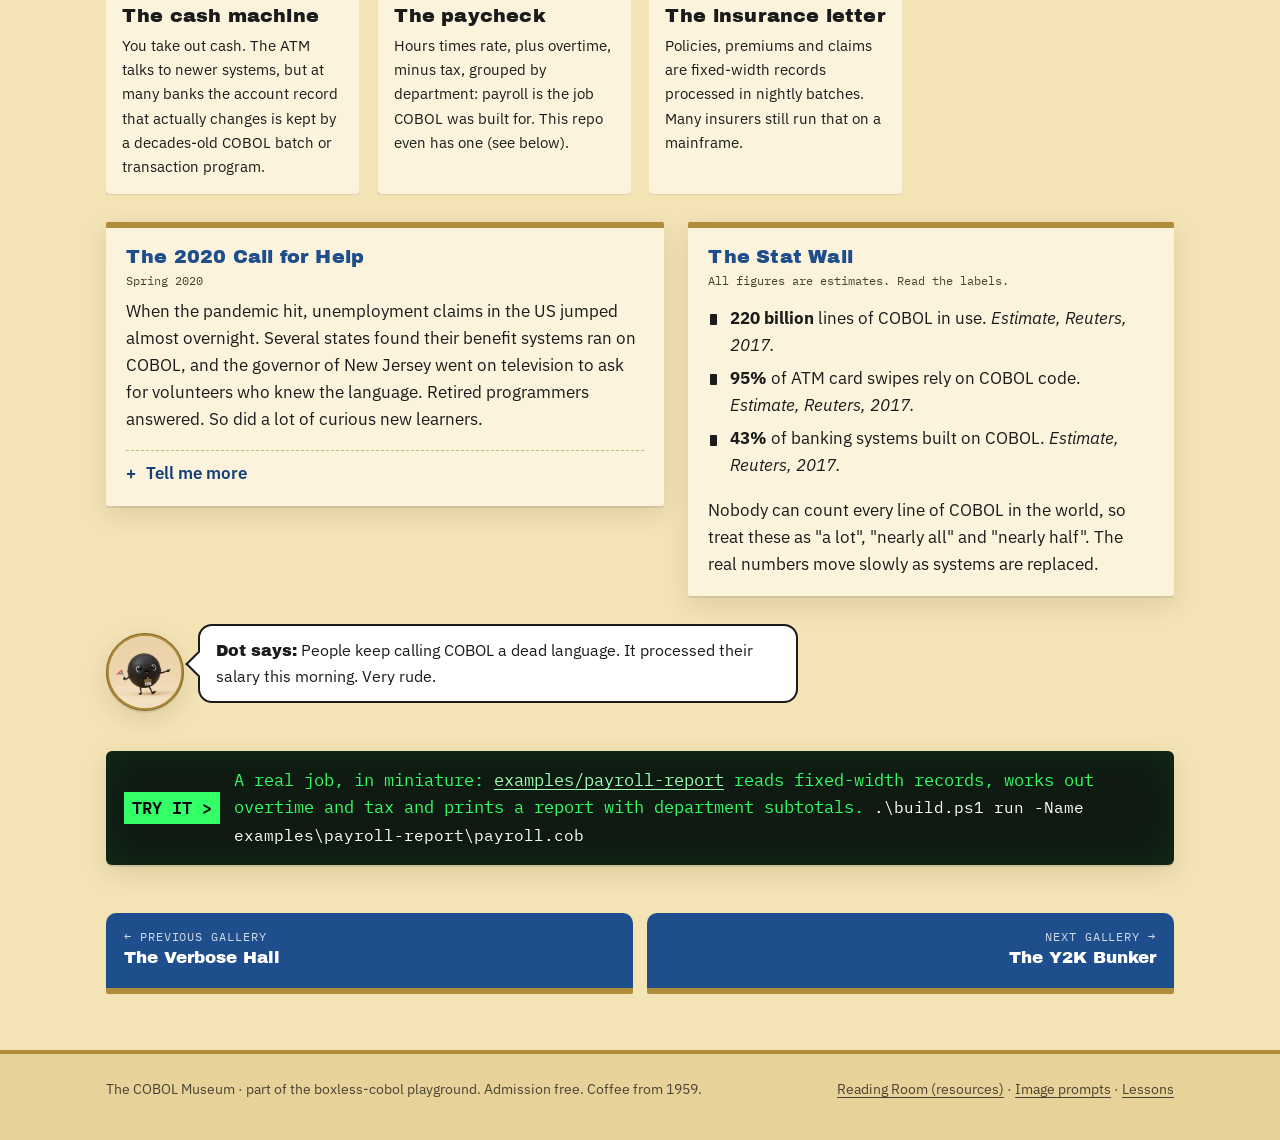
<file: museum/vault.html>
<!doctype html>
<html lang="en">
<head>
<meta charset="utf-8">
<meta name="viewport" content="width=device-width, initial-scale=1">
<title>The Vault · The COBOL Museum</title>
<meta name="description" content="Banks, paychecks, insurance and government: where COBOL is still at work today.">
<meta property="og:image" content="assets/img/img-28-og-card.webp">
<link rel="preconnect" href="https://fonts.googleapis.com">
<link rel="preconnect" href="https://fonts.gstatic.com" crossorigin>
<link rel="stylesheet" href="https://fonts.googleapis.com/css2?family=Archivo+Black&family=IBM+Plex+Mono:wght@400;600&family=IBM+Plex+Sans:ital,wght@0,400;0,600;1,400&display=swap">
<link rel="stylesheet" href="assets/css/museum.css">
<script>try{var t=localStorage.getItem("museum-theme");if(t)document.documentElement.setAttribute("data-theme",t);}catch(e){}</script>
</head>
<body data-page="vault">
<a class="skip" href="#main">Skip to the exhibits</a>
<div id="site-header"></div>

<main id="main" class="wrap">
  <section class="hero">
    <p class="kicker">Gallery 6 &middot; Not a historical exhibit</p>
    <h1>The Vault</h1>
    <p class="lede">Most museum pieces are retired. This one goes to work
      every morning. Behind this door: the banks, insurers and government
      offices where COBOL still moves the money.</p>
  </section>

  <figure class="exhibit-img">
    <div class="frame" style="--ratio:16/9" data-prompt="IMG-17"
      data-file="img-17-vault.webp"
      data-alt="A huge round bank vault door swinging open to reveal a glowing blue mainframe"></div>
    <figcaption>The vault door is open. The mainframe inside has not noticed; it is busy.</figcaption>
  </figure>

  <h2>Exhibit: You Used COBOL Today</h2>
  <figure class="exhibit-img">
    <div class="frame" style="--ratio:21/9" data-prompt="IMG-18"
      data-file="img-18-everyday-cobol.webp"
      data-alt="A triptych: a person at an ATM, a worker opening a paycheck, a family reading an insurance letter, each with a faint green code line behind"></div>
    <figcaption>Three ordinary moments, each with a COBOL program somewhere behind it.</figcaption>
  </figure>
  <div class="card-grid">
    <article class="card">
      <span class="num">8:02 AM</span>
      <h3>The cash machine</h3>
      <p>You take out cash. The ATM talks to newer systems, but at many
        banks the account record that actually changes is kept by a
        decades-old COBOL batch or transaction program.</p>
    </article>
    <article class="card">
      <span class="num">Friday</span>
      <h3>The paycheck</h3>
      <p>Hours times rate, plus overtime, minus tax, grouped by department:
        payroll is the job COBOL was built for. This repo even has one
        (see below).</p>
    </article>
    <article class="card">
      <span class="num">Monthly</span>
      <h3>The insurance letter</h3>
      <p>Policies, premiums and claims are fixed-width records processed in
        nightly batches. Many insurers still run that on a mainframe.</p>
    </article>
  </div>

  <div class="exhibit">
    <div class="placard">
      <h3>The 2020 Call for Help</h3>
      <p class="meta">Spring 2020</p>
      <p>When the pandemic hit, unemployment claims in the US jumped almost
        overnight. Several states found their benefit systems ran on COBOL,
        and the governor of New Jersey went on television to ask for
        volunteers who knew the language. Retired programmers answered.
        So did a lot of curious new learners.</p>
      <details class="more"><summary>Tell me more</summary>
        <p>The real bottleneck was often capacity and the systems around the
          COBOL code, not the language itself. But the moment made headlines,
          and free courses (like the Open Mainframe Project one in the
          <a href="resources.html">Reading Room</a>) saw a rush of sign-ups.</p>
      </details>
    </div>
    <div class="placard">
      <h3>The Stat Wall</h3>
      <p class="meta">All figures are estimates. Read the labels.</p>
      <ul class="holes">
        <li><b>220 billion</b> lines of COBOL in use. <i>Estimate, Reuters,
          2017.</i></li>
        <li><b>95%</b> of ATM card swipes rely on COBOL code. <i>Estimate,
          Reuters, 2017.</i></li>
        <li><b>43%</b> of banking systems built on COBOL. <i>Estimate,
          Reuters, 2017.</i></li>
      </ul>
      <p>Nobody can count every line of COBOL in the world, so treat these as
        "a lot", "nearly all" and "nearly half". The real numbers move
        slowly as systems are replaced.</p>
    </div>
  </div>

  <div class="dot-says">
    <figure class="exhibit-img"><div class="frame dot" data-prompt="IMG-02b"
      data-file="img-02b-dot-pointing.webp" data-alt="Dot pointing like a tour guide"></div></figure>
    <p class="bubble"><strong>Dot says:</strong> People keep calling COBOL a
      dead language. It processed their salary this morning. Very rude.</p>
  </div>

  <div class="try-it"><p>A real job, in miniature:
    <a href="https://github.com/BoxlessMinds/boxless-cobol/blob/main/examples/payroll-report/payroll.cob">examples/payroll-report</a>
    reads fixed-width records, works out overtime and tax and prints a
    report with department subtotals.
    <code>.\build.ps1 run -Name examples\payroll-report\payroll.cob</code></p></div>
</main>

<div id="site-footer"></div>
<script src="assets/js/site.js"></script>
</body>
</html>
</file>
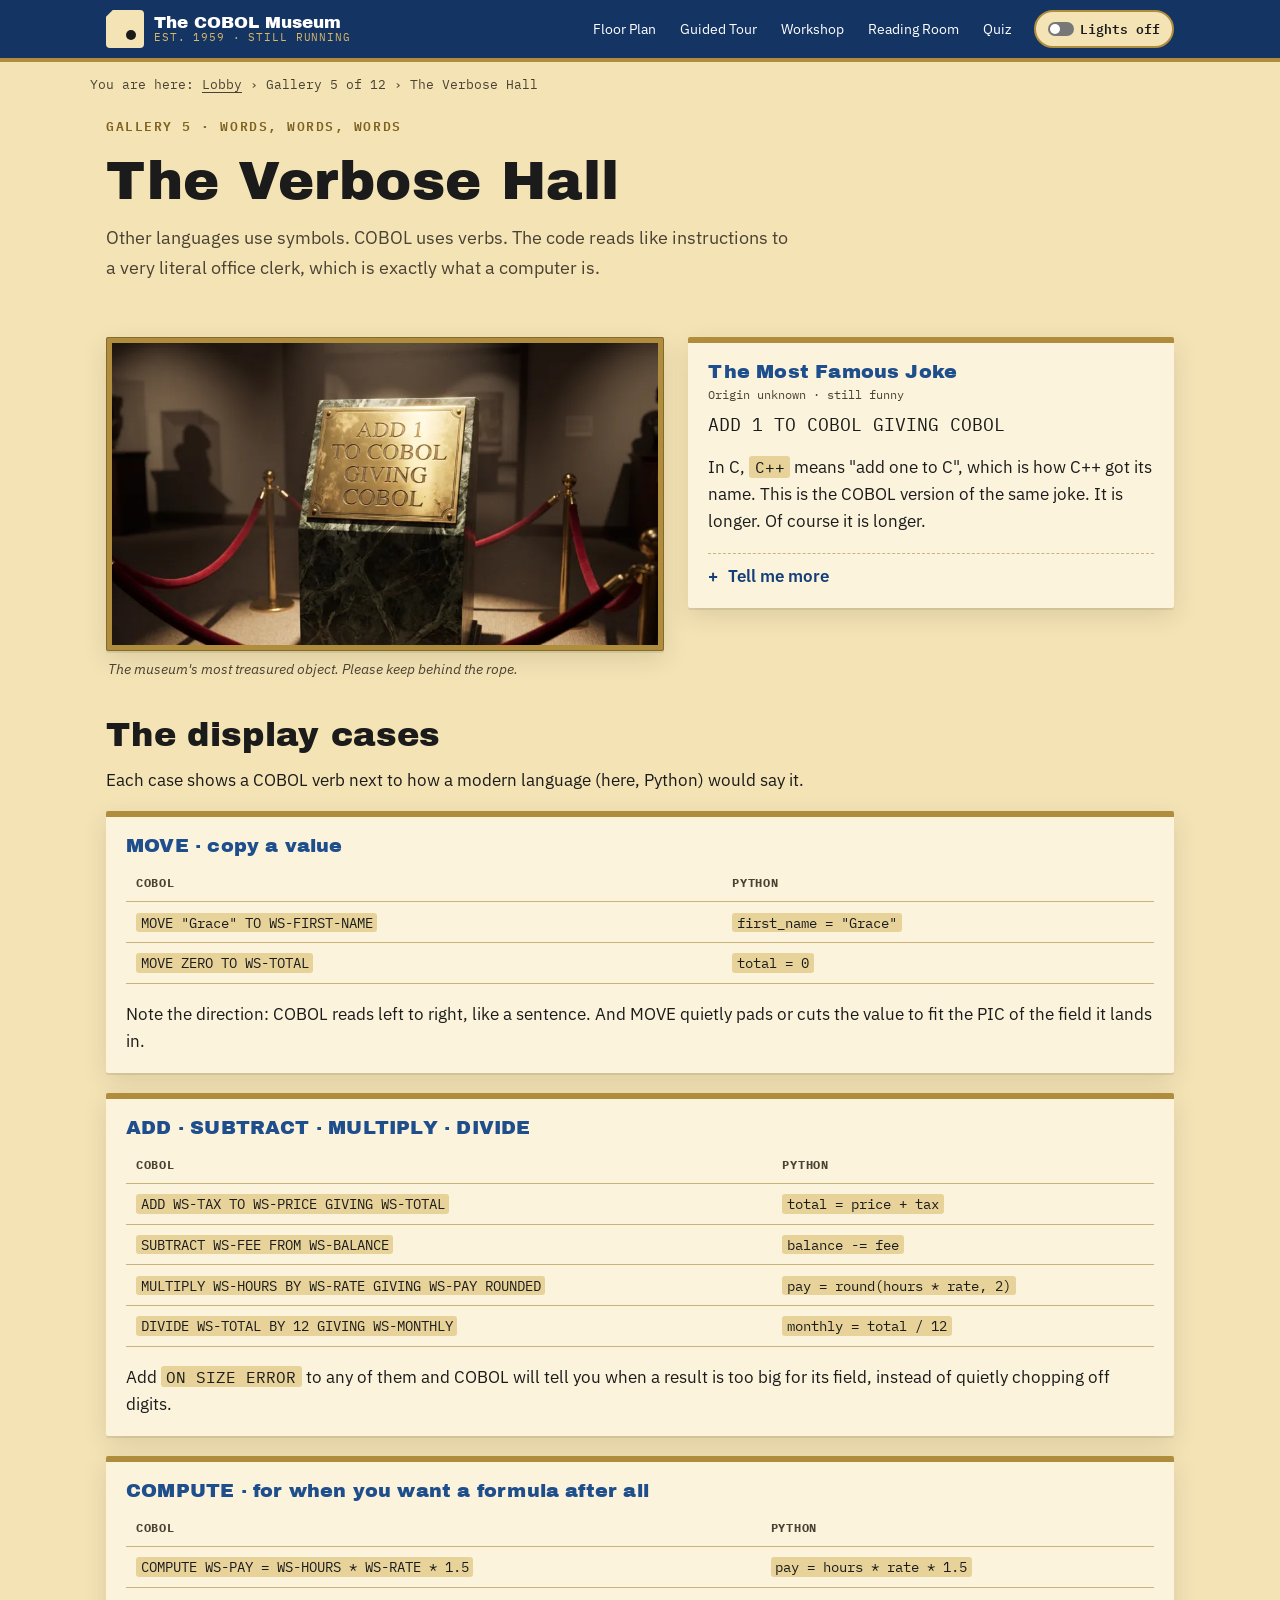
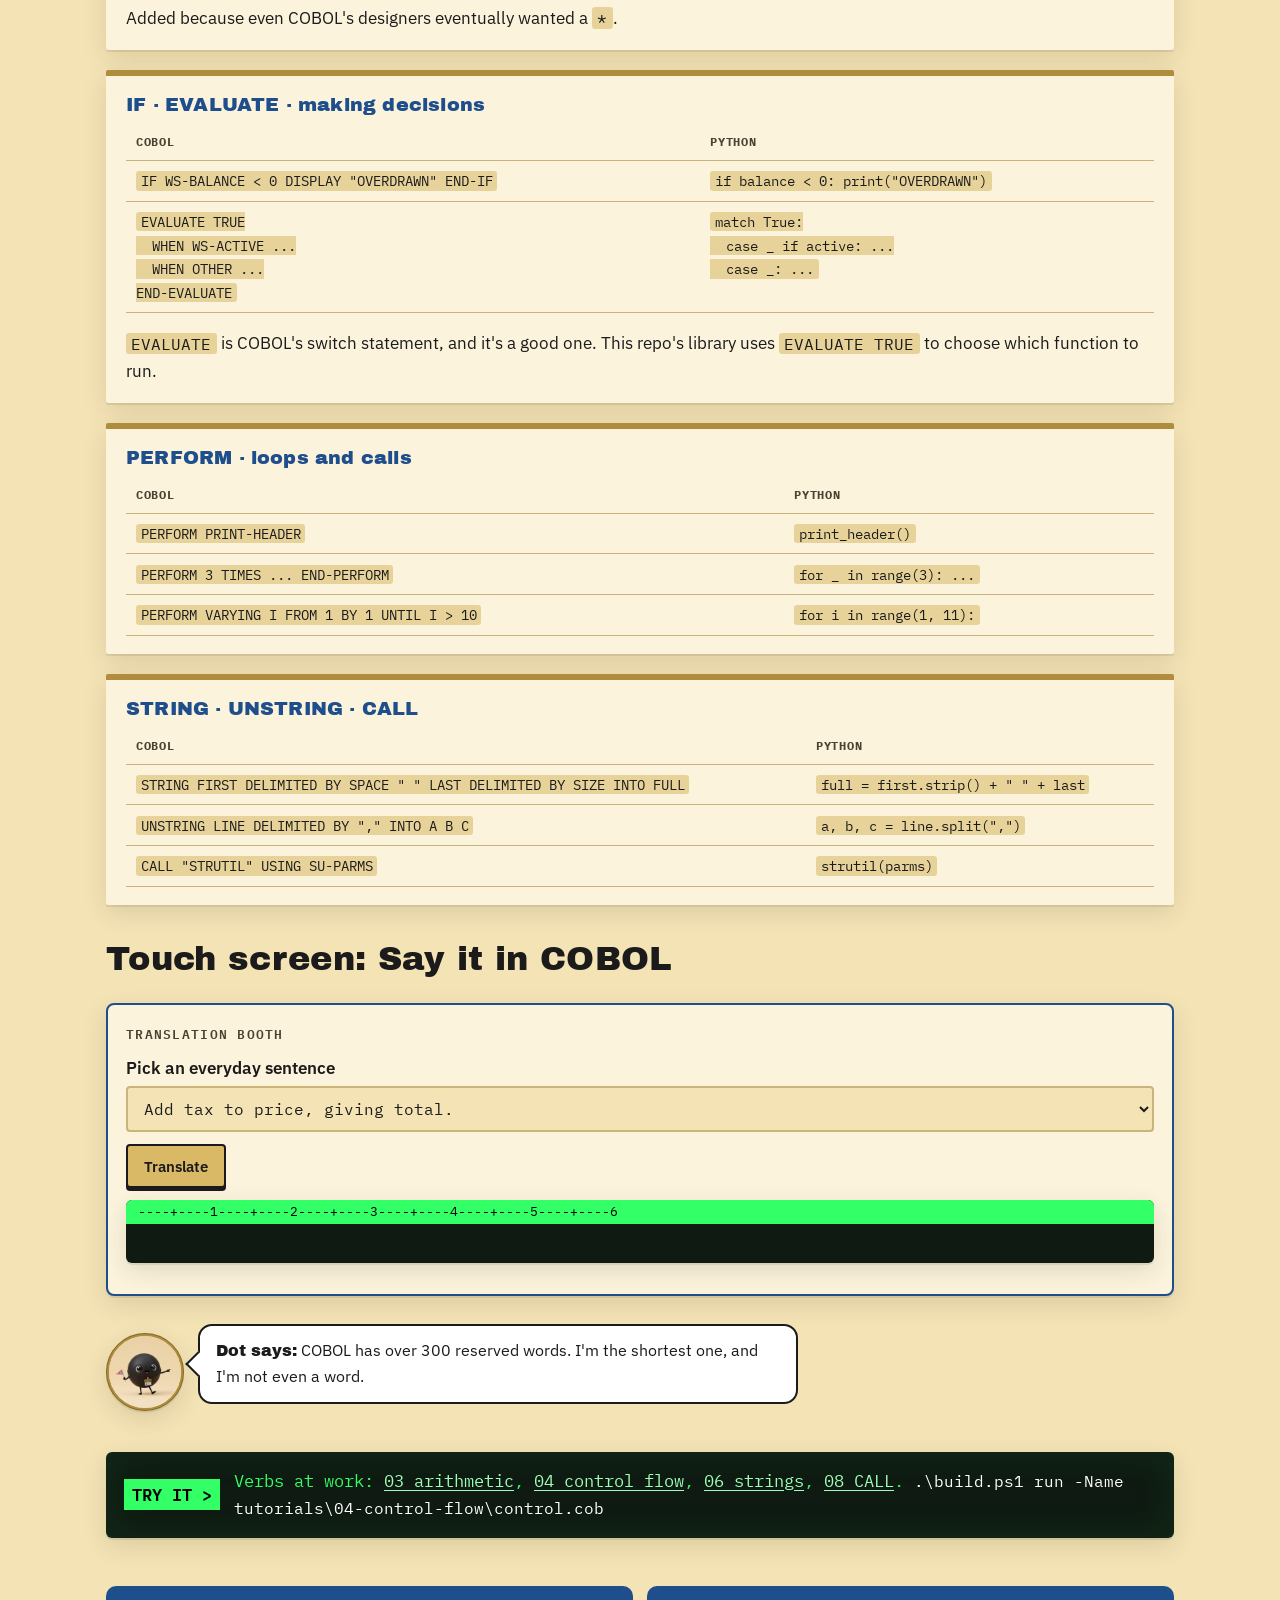
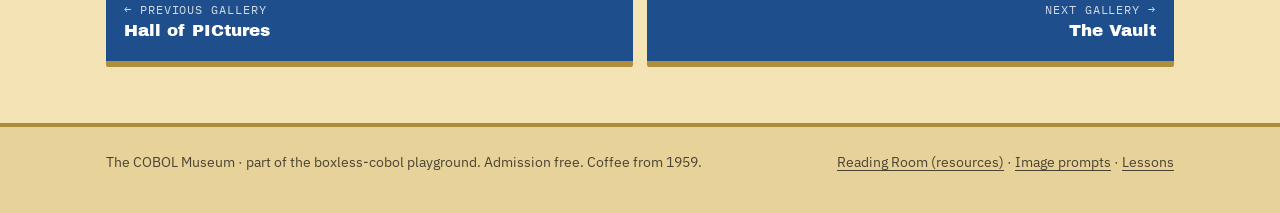
<file: museum/verbs.html>
<!doctype html>
<html lang="en">
<head>
<meta charset="utf-8">
<meta name="viewport" content="width=device-width, initial-scale=1">
<title>The Verbose Hall · The COBOL Museum</title>
<meta name="description" content="COBOL's verbs, from MOVE to PERFORM, shown next to how other languages say the same thing.">
<meta property="og:image" content="assets/img/img-28-og-card.webp">
<link rel="preconnect" href="https://fonts.googleapis.com">
<link rel="preconnect" href="https://fonts.gstatic.com" crossorigin>
<link rel="stylesheet" href="https://fonts.googleapis.com/css2?family=Archivo+Black&family=IBM+Plex+Mono:wght@400;600&family=IBM+Plex+Sans:ital,wght@0,400;0,600;1,400&display=swap">
<link rel="stylesheet" href="assets/css/museum.css">
<script>try{var t=localStorage.getItem("museum-theme");if(t)document.documentElement.setAttribute("data-theme",t);}catch(e){}</script>
</head>
<body data-page="verbs">
<a class="skip" href="#main">Skip to the exhibits</a>
<div id="site-header"></div>

<main id="main" class="wrap">
  <section class="hero">
    <p class="kicker">Gallery 5 &middot; Words, words, words</p>
    <h1>The Verbose Hall</h1>
    <p class="lede">Other languages use symbols. COBOL uses verbs. The code
      reads like instructions to a very literal office clerk, which is
      exactly what a computer is.</p>
  </section>

  <div class="exhibit">
    <figure class="exhibit-img">
      <div class="frame" style="--ratio:16/9" data-prompt="IMG-16"
        data-file="img-16-add-one-plaque.webp"
        data-alt="A brass plaque on a marble pedestal engraved ADD 1 TO COBOL GIVING COBOL"></div>
      <figcaption>The museum's most treasured object. Please keep behind the rope.</figcaption>
    </figure>
    <div class="placard">
      <h3>The Most Famous Joke</h3>
      <p class="meta">Origin unknown &middot; still funny</p>
      <p style="font:1.15rem var(--font-mono)">ADD 1 TO COBOL GIVING COBOL</p>
      <p>In C, <code>C++</code> means "add one to C", which is how C++ got
        its name. This is the COBOL version of the same joke. It is longer.
        Of course it is longer.</p>
      <details class="more"><summary>Tell me more</summary>
        <p>It's also valid COBOL, as long as you declare a numeric field
          named <code>COBOL</code>. That name isn't a reserved word, so the
          compiler won't stop you. Your colleagues might.</p>
      </details>
    </div>
  </div>

  <h2>The display cases</h2>
  <p>Each case shows a COBOL verb next to how a modern language (here,
    Python) would say it.</p>

  <div class="placard">
    <h3>MOVE &middot; copy a value</h3>
    <div class="table-wrap"><table>
      <tr><th>COBOL</th><th>Python</th></tr>
      <tr><td><code>MOVE "Grace" TO WS-FIRST-NAME</code></td><td><code>first_name = "Grace"</code></td></tr>
      <tr><td><code>MOVE ZERO TO WS-TOTAL</code></td><td><code>total = 0</code></td></tr>
    </table></div>
    <p>Note the direction: COBOL reads left to right, like a sentence. And
      MOVE quietly pads or cuts the value to fit the PIC of the field it
      lands in.</p>
  </div>

  <div class="placard" style="margin-top:20px">
    <h3>ADD &middot; SUBTRACT &middot; MULTIPLY &middot; DIVIDE</h3>
    <div class="table-wrap"><table>
      <tr><th>COBOL</th><th>Python</th></tr>
      <tr><td><code>ADD WS-TAX TO WS-PRICE GIVING WS-TOTAL</code></td><td><code>total = price + tax</code></td></tr>
      <tr><td><code>SUBTRACT WS-FEE FROM WS-BALANCE</code></td><td><code>balance -= fee</code></td></tr>
      <tr><td><code>MULTIPLY WS-HOURS BY WS-RATE GIVING WS-PAY ROUNDED</code></td><td><code>pay = round(hours * rate, 2)</code></td></tr>
      <tr><td><code>DIVIDE WS-TOTAL BY 12 GIVING WS-MONTHLY</code></td><td><code>monthly = total / 12</code></td></tr>
    </table></div>
    <p>Add <code>ON SIZE ERROR</code> to any of them and COBOL will tell you
      when a result is too big for its field, instead of quietly chopping
      off digits.</p>
  </div>

  <div class="placard" style="margin-top:20px">
    <h3>COMPUTE &middot; for when you want a formula after all</h3>
    <div class="table-wrap"><table>
      <tr><th>COBOL</th><th>Python</th></tr>
      <tr><td><code>COMPUTE WS-PAY = WS-HOURS * WS-RATE * 1.5</code></td><td><code>pay = hours * rate * 1.5</code></td></tr>
    </table></div>
    <p>Added because even COBOL's designers eventually wanted a <code>*</code>.</p>
  </div>

  <div class="placard" style="margin-top:20px">
    <h3>IF &middot; EVALUATE &middot; making decisions</h3>
    <div class="table-wrap"><table>
      <tr><th>COBOL</th><th>Python</th></tr>
      <tr><td><code>IF WS-BALANCE &lt; 0 DISPLAY "OVERDRAWN" END-IF</code></td><td><code>if balance &lt; 0: print("OVERDRAWN")</code></td></tr>
      <tr><td><code>EVALUATE TRUE<br>&nbsp;&nbsp;WHEN WS-ACTIVE ...<br>&nbsp;&nbsp;WHEN OTHER ...<br>END-EVALUATE</code></td><td><code>match True:<br>&nbsp;&nbsp;case _ if active: ...<br>&nbsp;&nbsp;case _: ...</code></td></tr>
    </table></div>
    <p><code>EVALUATE</code> is COBOL's switch statement, and it's a good
      one. This repo's library uses <code>EVALUATE TRUE</code> to choose
      which function to run.</p>
  </div>

  <div class="placard" style="margin-top:20px">
    <h3>PERFORM &middot; loops and calls</h3>
    <div class="table-wrap"><table>
      <tr><th>COBOL</th><th>Python</th></tr>
      <tr><td><code>PERFORM PRINT-HEADER</code></td><td><code>print_header()</code></td></tr>
      <tr><td><code>PERFORM 3 TIMES ... END-PERFORM</code></td><td><code>for _ in range(3): ...</code></td></tr>
      <tr><td><code>PERFORM VARYING I FROM 1 BY 1 UNTIL I &gt; 10</code></td><td><code>for i in range(1, 11):</code></td></tr>
    </table></div>
  </div>

  <div class="placard" style="margin-top:20px">
    <h3>STRING &middot; UNSTRING &middot; CALL</h3>
    <div class="table-wrap"><table>
      <tr><th>COBOL</th><th>Python</th></tr>
      <tr><td><code>STRING FIRST DELIMITED BY SPACE " " LAST DELIMITED BY SIZE INTO FULL</code></td><td><code>full = first.strip() + " " + last</code></td></tr>
      <tr><td><code>UNSTRING LINE DELIMITED BY "," INTO A B C</code></td><td><code>a, b, c = line.split(",")</code></td></tr>
      <tr><td><code>CALL "STRUTIL" USING SU-PARMS</code></td><td><code>strutil(parms)</code></td></tr>
    </table></div>
  </div>

  <h2>Touch screen: Say it in COBOL</h2>
  <div class="console">
    <p class="console-title">Translation booth</p>
    <label for="say-pick">Pick an everyday sentence</label>
    <select id="say-pick">
      <option value="0">Add tax to price, giving total.</option>
      <option value="1">Copy the customer's name into the report line.</option>
      <option value="2">Take the fee off the balance.</option>
      <option value="3">Do the header paragraph, then do the detail paragraph 10 times.</option>
      <option value="4">If the balance is below zero, show "OVERDRAWN".</option>
      <option value="5">Stop the program.</option>
    </select>
    <div class="btn-row"><button class="btn" type="button" id="say-go">Translate</button></div>
    <pre class="cobol" aria-live="polite"><span class="col-ruler">----+----1----+----2----+----3----+----4----+----5----+----6</span><code id="say-out">       </code></pre>
  </div>

  <div class="dot-says">
    <figure class="exhibit-img"><div class="frame dot" data-prompt="IMG-02b"
      data-file="img-02b-dot-pointing.webp" data-alt="Dot pointing like a tour guide"></div></figure>
    <p class="bubble"><strong>Dot says:</strong> COBOL has over 300 reserved
      words. I'm the shortest one, and I'm not even a word.</p>
  </div>

  <div class="try-it"><p>Verbs at work:
    <a href="https://github.com/BoxlessMinds/boxless-cobol/blob/main/tutorials/03-arithmetic/arith.cob">03 arithmetic</a>,
    <a href="https://github.com/BoxlessMinds/boxless-cobol/blob/main/tutorials/04-control-flow/control.cob">04 control flow</a>,
    <a href="https://github.com/BoxlessMinds/boxless-cobol/blob/main/tutorials/06-strings/strings.cob">06 strings</a>,
    <a href="https://github.com/BoxlessMinds/boxless-cobol/blob/main/tutorials/08-subprograms/subprog.cob">08 CALL</a>.
    <code>.\build.ps1 run -Name tutorials\04-control-flow\control.cob</code></p></div>
</main>

<div id="site-footer"></div>
<script src="assets/js/site.js"></script>
<script>
(function () {
  var LINES = [
    ["ADD", "WS-TAX", "TO", "WS-PRICE", "GIVING", "WS-TOTAL."],
    ["MOVE", "CUST-NAME", "TO", "RPT-NAME."],
    ["SUBTRACT", "WS-FEE", "FROM", "WS-BALANCE."],
    ["PERFORM", "PRINT-HEADER", "\n           PERFORM", "PRINT-DETAIL", "10", "TIMES."],
    ["IF", "WS-BALANCE", "<", "ZERO", "\n               DISPLAY", "\"OVERDRAWN\"",
     "\n           END-IF."],
    ["STOP", "RUN."]
  ];
  var pick = document.getElementById("say-pick");
  var out = document.getElementById("say-out");
  var go = document.getElementById("say-go");
  var timer = null;
  var reduce = window.matchMedia &&
    window.matchMedia("(prefers-reduced-motion: reduce)").matches;
  function run() {
    var words = LINES[+pick.value];
    clearInterval(timer);
    var text = "           ", i = 0;
    function step() {
      var w = words[i++];
      text += (w.charAt(0) === "\n" || /^ +$/.test(text.slice(-1)) ? "" : " ") + w;
      out.textContent = text;
      if (i >= words.length) { clearInterval(timer); }
    }
    if (reduce) { while (i < words.length) { step(); } return; }
    out.textContent = text;
    timer = setInterval(step, 280);
  }
  go.addEventListener("click", run);
  pick.addEventListener("change", run);
})();
</script>
</body>
</html>
</file>
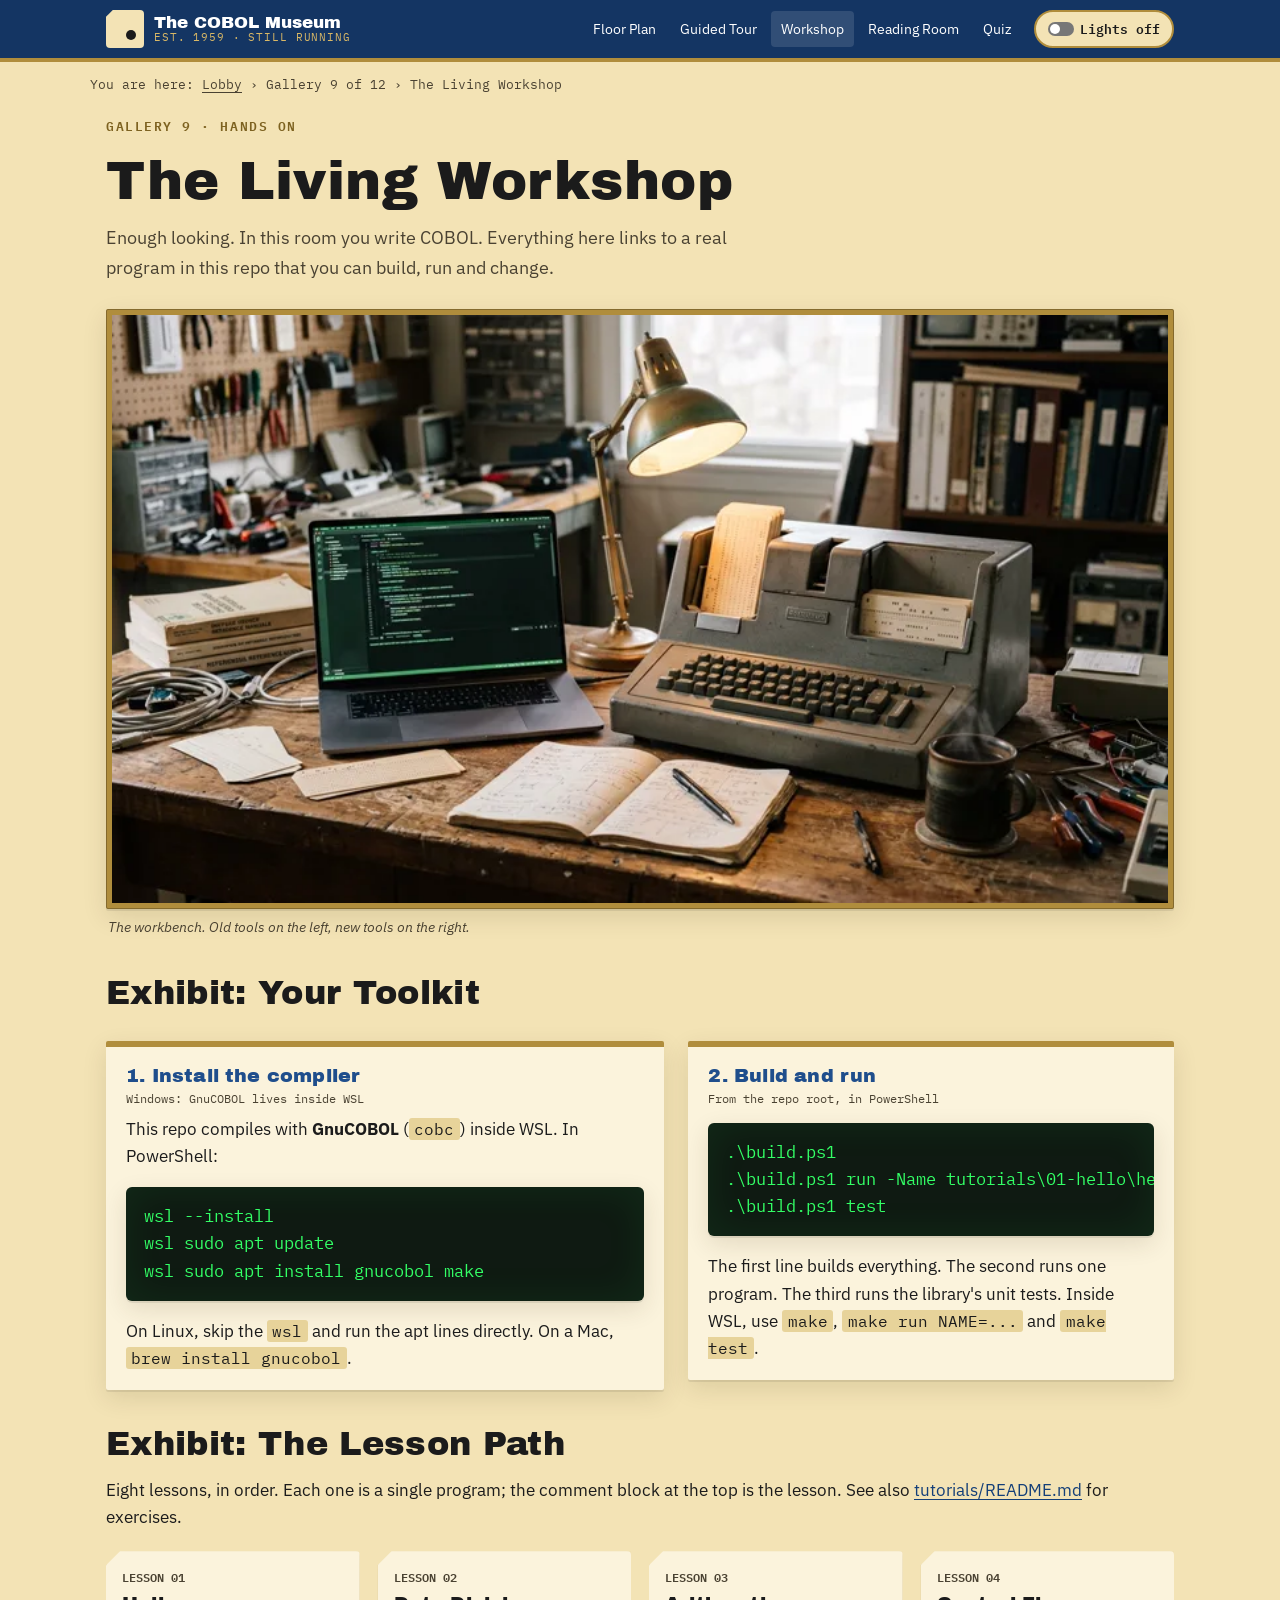
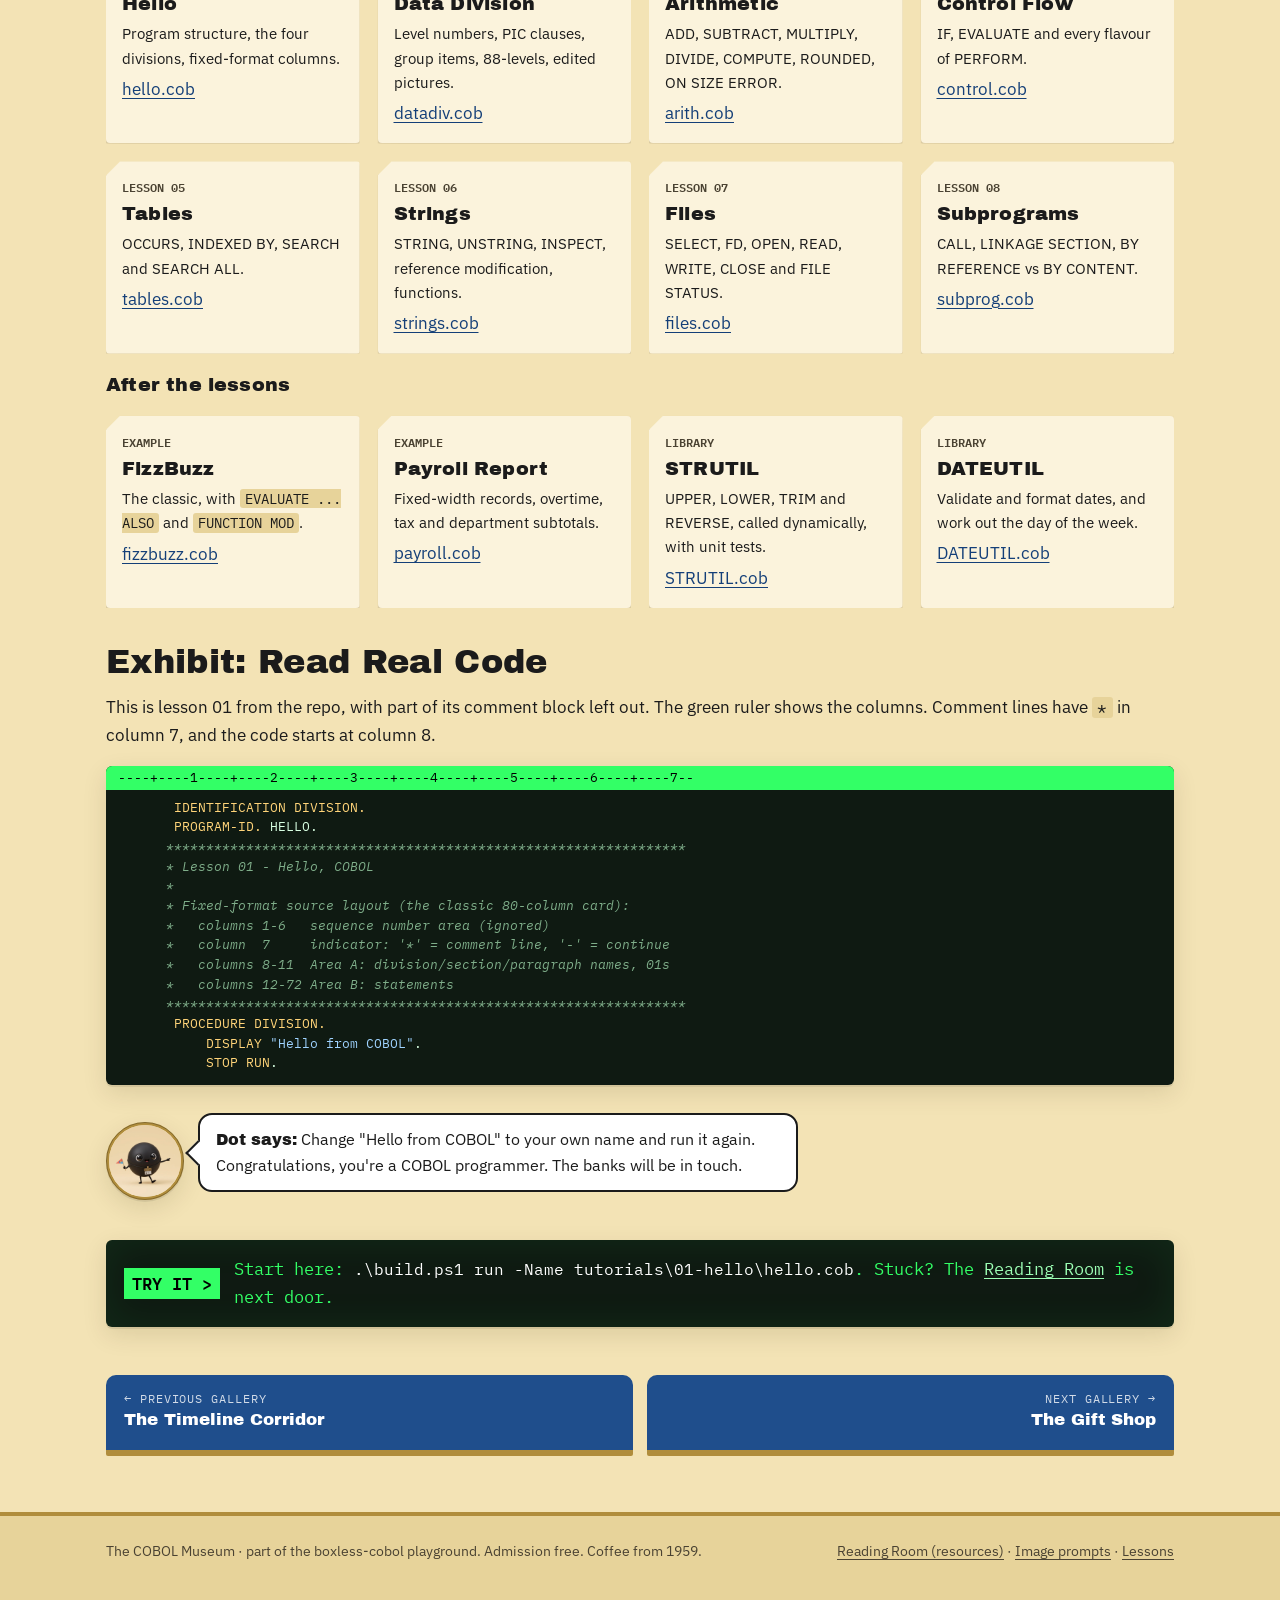
<file: museum/workshop.html>
<!doctype html>
<html lang="en">
<head>
<meta charset="utf-8">
<meta name="viewport" content="width=device-width, initial-scale=1">
<title>The Living Workshop · The COBOL Museum</title>
<meta name="description" content="Install GnuCOBOL and work through this repo's lessons, examples and library modules.">
<meta property="og:image" content="assets/img/img-28-og-card.webp">
<link rel="preconnect" href="https://fonts.googleapis.com">
<link rel="preconnect" href="https://fonts.gstatic.com" crossorigin>
<link rel="stylesheet" href="https://fonts.googleapis.com/css2?family=Archivo+Black&family=IBM+Plex+Mono:wght@400;600&family=IBM+Plex+Sans:ital,wght@0,400;0,600;1,400&display=swap">
<link rel="stylesheet" href="assets/css/museum.css">
<script>try{var t=localStorage.getItem("museum-theme");if(t)document.documentElement.setAttribute("data-theme",t);}catch(e){}</script>
</head>
<body data-page="workshop">
<a class="skip" href="#main">Skip to the exhibits</a>
<div id="site-header"></div>

<main id="main" class="wrap">
  <section class="hero">
    <p class="kicker">Gallery 9 &middot; Hands on</p>
    <h1>The Living Workshop</h1>
    <p class="lede">Enough looking. In this room you write COBOL. Everything
      here links to a real program in this repo that you can build, run
      and change.</p>
  </section>

  <figure class="exhibit-img">
    <div class="frame" style="--ratio:16/9" data-prompt="IMG-22"
      data-file="img-22-workshop.webp"
      data-alt="A cozy workbench with a modern laptop showing green code next to a vintage keypunch machine"></div>
    <figcaption>The workbench. Old tools on the left, new tools on the right.</figcaption>
  </figure>

  <h2>Exhibit: Your Toolkit</h2>
  <div class="exhibit">
    <div class="placard">
      <h3>1. Install the compiler</h3>
      <p class="meta">Windows: GnuCOBOL lives inside WSL</p>
      <p>This repo compiles with <b>GnuCOBOL</b> (<code>cobc</code>) inside
        WSL. In PowerShell:</p>
      <pre class="terminal">wsl --install
wsl sudo apt update
wsl sudo apt install gnucobol make</pre>
      <p>On Linux, skip the <code>wsl</code> and run the apt lines directly.
        On a Mac, <code>brew install gnucobol</code>.</p>
    </div>
    <div class="placard">
      <h3>2. Build and run</h3>
      <p class="meta">From the repo root, in PowerShell</p>
      <pre class="terminal">.\build.ps1
.\build.ps1 run -Name tutorials\01-hello\hello.cob
.\build.ps1 test</pre>
      <p>The first line builds everything. The second runs one program. The
        third runs the library's unit tests. Inside WSL, use
        <code>make</code>, <code>make run NAME=...</code> and
        <code>make test</code>.</p>
    </div>
  </div>

  <h2>Exhibit: The Lesson Path</h2>
  <p>Eight lessons, in order. Each one is a single program; the comment
    block at the top is the lesson. See also
    <a href="https://github.com/BoxlessMinds/boxless-cobol/blob/main/tutorials/README.md">tutorials/README.md</a> for exercises.</p>
  <div class="card-grid">
    <article class="card"><span class="num">LESSON 01</span><h3>Hello</h3>
      <p>Program structure, the four divisions, fixed-format columns.</p>
      <a class="stretch" href="https://github.com/BoxlessMinds/boxless-cobol/blob/main/tutorials/01-hello/hello.cob">hello.cob</a></article>
    <article class="card"><span class="num">LESSON 02</span><h3>Data Division</h3>
      <p>Level numbers, PIC clauses, group items, 88-levels, edited pictures.</p>
      <a class="stretch" href="https://github.com/BoxlessMinds/boxless-cobol/blob/main/tutorials/02-data-division/datadiv.cob">datadiv.cob</a></article>
    <article class="card"><span class="num">LESSON 03</span><h3>Arithmetic</h3>
      <p>ADD, SUBTRACT, MULTIPLY, DIVIDE, COMPUTE, ROUNDED, ON SIZE ERROR.</p>
      <a class="stretch" href="https://github.com/BoxlessMinds/boxless-cobol/blob/main/tutorials/03-arithmetic/arith.cob">arith.cob</a></article>
    <article class="card"><span class="num">LESSON 04</span><h3>Control Flow</h3>
      <p>IF, EVALUATE and every flavour of PERFORM.</p>
      <a class="stretch" href="https://github.com/BoxlessMinds/boxless-cobol/blob/main/tutorials/04-control-flow/control.cob">control.cob</a></article>
    <article class="card"><span class="num">LESSON 05</span><h3>Tables</h3>
      <p>OCCURS, INDEXED BY, SEARCH and SEARCH ALL.</p>
      <a class="stretch" href="https://github.com/BoxlessMinds/boxless-cobol/blob/main/tutorials/05-tables/tables.cob">tables.cob</a></article>
    <article class="card"><span class="num">LESSON 06</span><h3>Strings</h3>
      <p>STRING, UNSTRING, INSPECT, reference modification, functions.</p>
      <a class="stretch" href="https://github.com/BoxlessMinds/boxless-cobol/blob/main/tutorials/06-strings/strings.cob">strings.cob</a></article>
    <article class="card"><span class="num">LESSON 07</span><h3>Files</h3>
      <p>SELECT, FD, OPEN, READ, WRITE, CLOSE and FILE STATUS.</p>
      <a class="stretch" href="https://github.com/BoxlessMinds/boxless-cobol/blob/main/tutorials/07-files/files.cob">files.cob</a></article>
    <article class="card"><span class="num">LESSON 08</span><h3>Subprograms</h3>
      <p>CALL, LINKAGE SECTION, BY REFERENCE vs BY CONTENT.</p>
      <a class="stretch" href="https://github.com/BoxlessMinds/boxless-cobol/blob/main/tutorials/08-subprograms/subprog.cob">subprog.cob</a></article>
  </div>

  <h3>After the lessons</h3>
  <div class="card-grid">
    <article class="card"><span class="num">EXAMPLE</span><h3>FizzBuzz</h3>
      <p>The classic, with <code>EVALUATE ... ALSO</code> and <code>FUNCTION MOD</code>.</p>
      <a class="stretch" href="https://github.com/BoxlessMinds/boxless-cobol/blob/main/examples/fizzbuzz/fizzbuzz.cob">fizzbuzz.cob</a></article>
    <article class="card"><span class="num">EXAMPLE</span><h3>Payroll Report</h3>
      <p>Fixed-width records, overtime, tax and department subtotals.</p>
      <a class="stretch" href="https://github.com/BoxlessMinds/boxless-cobol/blob/main/examples/payroll-report/payroll.cob">payroll.cob</a></article>
    <article class="card"><span class="num">LIBRARY</span><h3>STRUTIL</h3>
      <p>UPPER, LOWER, TRIM and REVERSE, called dynamically, with unit tests.</p>
      <a class="stretch" href="https://github.com/BoxlessMinds/boxless-cobol/blob/main/lib/src/STRUTIL.cob">STRUTIL.cob</a></article>
    <article class="card"><span class="num">LIBRARY</span><h3>DATEUTIL</h3>
      <p>Validate and format dates, and work out the day of the week.</p>
      <a class="stretch" href="https://github.com/BoxlessMinds/boxless-cobol/blob/main/lib/src/DATEUTIL.cob">DATEUTIL.cob</a></article>
  </div>

  <h2>Exhibit: Read Real Code</h2>
  <p>This is lesson 01 from the repo, with part of its comment block left out. The green ruler
    shows the columns. Comment lines have <code>*</code> in column 7, and
    the code starts at column 8.</p>
<pre class="cobol"><span class="col-ruler">----+----1----+----2----+----3----+----4----+----5----+----6----+----7--</span><code>       <span class="k">IDENTIFICATION DIVISION.</span>
       <span class="k">PROGRAM-ID.</span> HELLO.
<span class="c">      *****************************************************************
      * Lesson 01 - Hello, COBOL
      *
      * Fixed-format source layout (the classic 80-column card):
      *   columns 1-6   sequence number area (ignored)
      *   column  7     indicator: '*' = comment line, '-' = continue
      *   columns 8-11  Area A: division/section/paragraph names, 01s
      *   columns 12-72 Area B: statements
      *****************************************************************</span>
       <span class="k">PROCEDURE DIVISION.</span>
           <span class="k">DISPLAY</span> <span class="s">"Hello from COBOL"</span>.
           <span class="k">STOP RUN</span>.</code></pre>

  <div class="dot-says">
    <figure class="exhibit-img"><div class="frame dot" data-prompt="IMG-02b"
      data-file="img-02b-dot-pointing.webp" data-alt="Dot pointing like a tour guide"></div></figure>
    <p class="bubble"><strong>Dot says:</strong> Change "Hello from COBOL" to
      your own name and run it again. Congratulations, you're a COBOL
      programmer. The banks will be in touch.</p>
  </div>

  <div class="try-it"><p>Start here:
    <code>.\build.ps1 run -Name tutorials\01-hello\hello.cob</code>.
    Stuck? The <a href="resources.html">Reading Room</a> is next door.</p></div>
</main>

<div id="site-footer"></div>
<script src="assets/js/site.js"></script>
</body>
</html>
</file>
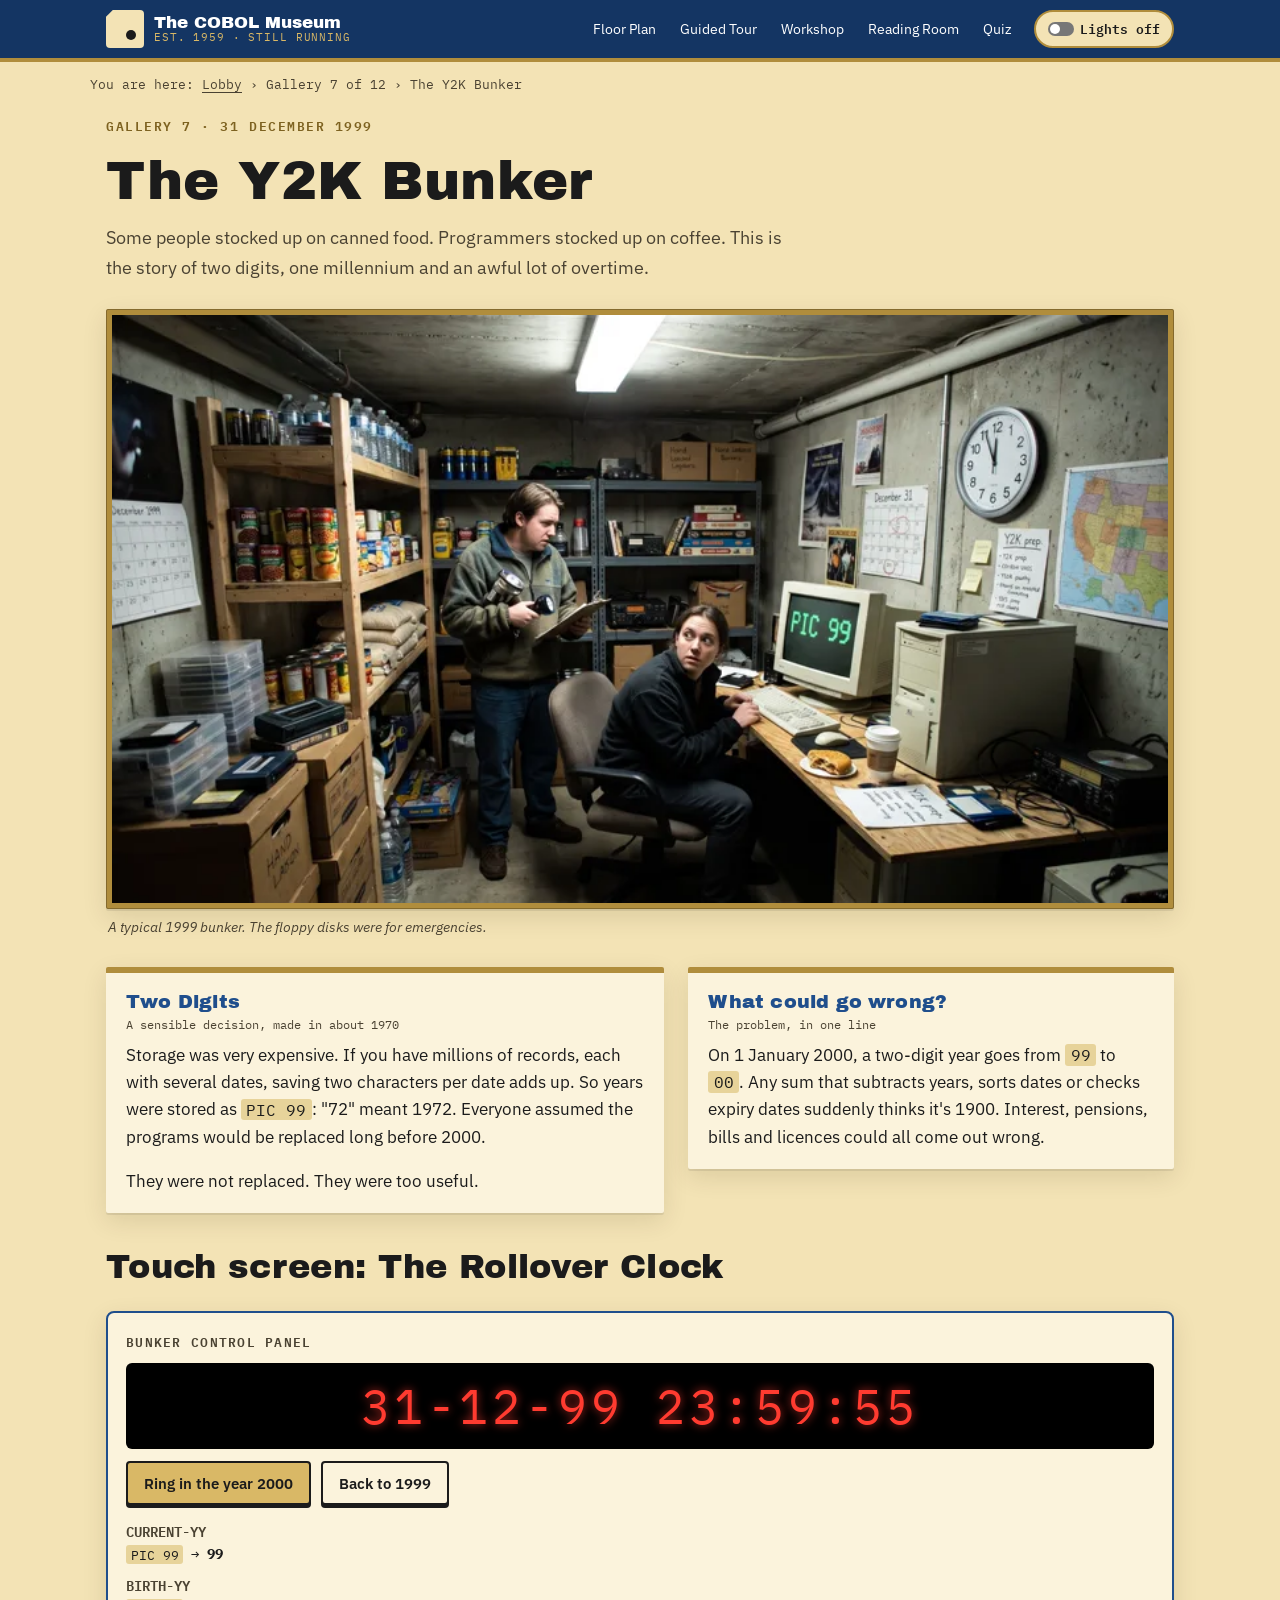
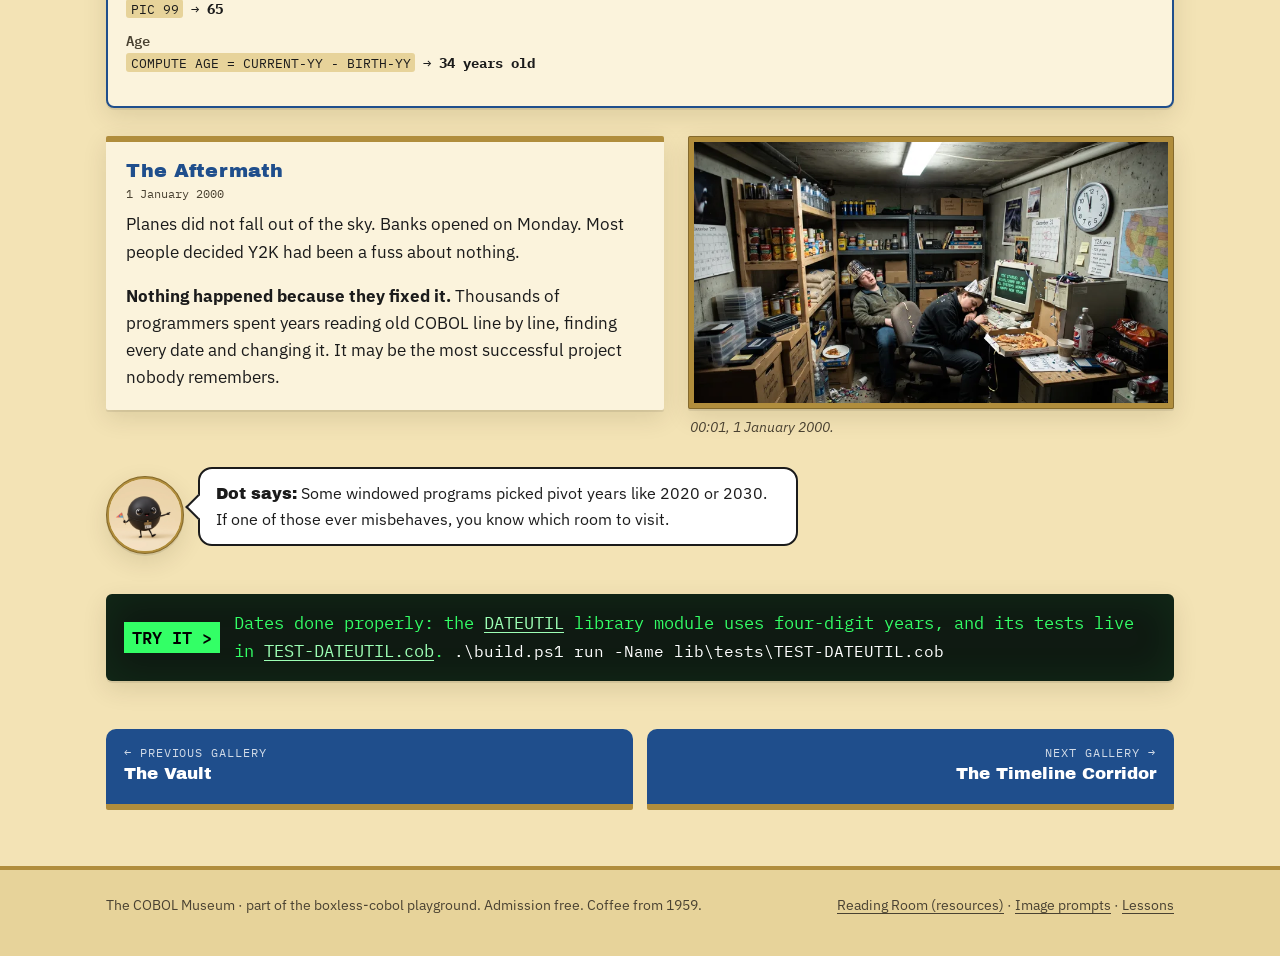
<file: museum/y2k.html>
<!doctype html>
<html lang="en">
<head>
<meta charset="utf-8">
<meta name="viewport" content="width=device-width, initial-scale=1">
<title>The Y2K Bunker · The COBOL Museum</title>
<meta name="description" content="Two digits, one millennium: the Year 2000 problem, why it happened and how programmers fixed it.">
<meta property="og:image" content="assets/img/img-28-og-card.webp">
<link rel="preconnect" href="https://fonts.googleapis.com">
<link rel="preconnect" href="https://fonts.gstatic.com" crossorigin>
<link rel="stylesheet" href="https://fonts.googleapis.com/css2?family=Archivo+Black&family=IBM+Plex+Mono:wght@400;600&family=IBM+Plex+Sans:ital,wght@0,400;0,600;1,400&display=swap">
<link rel="stylesheet" href="assets/css/museum.css">
<script>try{var t=localStorage.getItem("museum-theme");if(t)document.documentElement.setAttribute("data-theme",t);}catch(e){}</script>
</head>
<body data-page="y2k">
<a class="skip" href="#main">Skip to the exhibits</a>
<div id="site-header"></div>

<main id="main" class="wrap">
  <section class="hero">
    <p class="kicker">Gallery 7 &middot; 31 December 1999</p>
    <h1>The Y2K Bunker</h1>
    <p class="lede">Some people stocked up on canned food. Programmers
      stocked up on coffee. This is the story of two digits, one millennium
      and an awful lot of overtime.</p>
  </section>

  <figure class="exhibit-img">
    <div class="frame" style="--ratio:16/9" data-prompt="IMG-19"
      data-file="img-19-y2k-bunker.webp"
      data-alt="A 1999 basement bunker with canned food, floppy disks and a beige monitor showing PIC 99"></div>
    <figcaption>A typical 1999 bunker. The floppy disks were for emergencies.</figcaption>
  </figure>

  <div class="exhibit">
    <div class="placard">
      <h3>Two Digits</h3>
      <p class="meta">A sensible decision, made in about 1970</p>
      <p>Storage was very expensive. If you have millions of records, each
        with several dates, saving two characters per date adds up. So years
        were stored as <code>PIC 99</code>: "72" meant 1972. Everyone
        assumed the programs would be replaced long before 2000.</p>
      <p>They were not replaced. They were too useful.</p>
    </div>
    <div class="placard">
      <h3>What could go wrong?</h3>
      <p class="meta">The problem, in one line</p>
      <p>On 1 January 2000, a two-digit year goes from <code>99</code> to
        <code>00</code>. Any sum that subtracts years, sorts dates or checks
        expiry dates suddenly thinks it's 1900. Interest, pensions, bills and
        licences could all come out wrong.</p>
    </div>
  </div>

  <h2>Touch screen: The Rollover Clock</h2>
  <div class="console">
    <p class="console-title">Bunker control panel</p>
    <div class="clock" id="y2k-clock" aria-live="off">31-12-99  23:59:55</div>
    <div class="btn-row">
      <button class="btn" type="button" id="y2k-go">Ring in the year 2000</button>
      <button class="btn secondary" type="button" id="y2k-reset">Back to 1999</button>
    </div>
    <div id="y2k-out" aria-live="polite"></div>
    <div id="y2k-fix" hidden>
      <h3>The fixes</h3>
      <div class="table-wrap"><table>
        <tr><th>Fix</th><th>How</th><th>Trade-off</th></tr>
        <tr><td><b>Expansion</b></td><td>Change the field to <code>PIC 9(4)</code> and store 2000, not 00.</td>
          <td>The right fix, but every file, record and report that holds the date must change too.</td></tr>
        <tr><td><b>Windowing</b></td><td>Keep <code>PIC 99</code>, but decide: below 50 means 20xx, 50 and up means 19xx.</td>
          <td>Quick and cheap. It just moves the problem to a later year.</td></tr>
      </table></div>
    </div>
  </div>

  <div class="exhibit flip">
    <figure class="exhibit-img">
      <div class="frame" style="--ratio:16/9" data-prompt="IMG-20"
        data-file="img-20-y2k-aftermath.webp"
        data-alt="Exhausted programmers asleep at desks after midnight on New Year's Day 2000, with party hats and confetti"></div>
      <figcaption>00:01, 1 January 2000.</figcaption>
    </figure>
    <div class="placard">
      <h3>The Aftermath</h3>
      <p class="meta">1 January 2000</p>
      <p>Planes did not fall out of the sky. Banks opened on Monday. Most
        people decided Y2K had been a fuss about nothing.</p>
      <p><b>Nothing happened because they fixed it.</b> Thousands of
        programmers spent years reading old COBOL line by line, finding
        every date and changing it. It may be the most successful project
        nobody remembers.</p>
    </div>
  </div>

  <div class="dot-says">
    <figure class="exhibit-img"><div class="frame dot" data-prompt="IMG-02b"
      data-file="img-02b-dot-pointing.webp" data-alt="Dot pointing like a tour guide"></div></figure>
    <p class="bubble"><strong>Dot says:</strong> Some windowed programs picked
      pivot years like 2020 or 2030. If one of those ever misbehaves, you
      know which room to visit.</p>
  </div>

  <div class="try-it"><p>Dates done properly: the
    <a href="https://github.com/BoxlessMinds/boxless-cobol/blob/main/lib/src/DATEUTIL.cob">DATEUTIL</a> library module uses
    four-digit years, and its tests live in
    <a href="https://github.com/BoxlessMinds/boxless-cobol/blob/main/lib/tests/TEST-DATEUTIL.cob">TEST-DATEUTIL.cob</a>.
    <code>.\build.ps1 run -Name lib\tests\TEST-DATEUTIL.cob</code></p></div>
</main>

<div id="site-footer"></div>
<script src="assets/js/site.js"></script>
<script src="assets/js/y2k-clock.js"></script>
</body>
</html>
</file>
<file: museum/assets/css/museum.css>
/* ==============================================================
   The COBOL Museum - shared stylesheet
   Palette: punch-card manila, mainframe blue, terminal green, brass
   ============================================================== */

:root {
  --manila: #f3e3b5;
  --manila-deep: #e7d39a;
  --blue: #1f4e8c;
  --blue-deep: #143563;
  --green: #33ff66;
  --brass: #b08d3c;
  --brass-light: #d9b866;
  --ink: #1b1b1b;
  --red: #b3261e;

  --bg: var(--manila);
  --bg-panel: #fbf3dc;
  --bg-sunk: var(--manila-deep);
  --text: var(--ink);
  --text-soft: #4a4232;
  --accent: var(--blue);
  --accent-text: #ffffff;
  --rule: #c9b47a;
  --link: #143f78;
  --term-bg: #0f1a12;
  --term-text: var(--green);
  --shadow: 0 2px 0 rgba(0, 0, 0, .08), 0 8px 24px rgba(60, 40, 0, .12);

  --font-display: "Archivo Black", "Arial Black", Impact, sans-serif;
  --font-body: "IBM Plex Sans", "Segoe UI", system-ui, sans-serif;
  --font-mono: "IBM Plex Mono", Consolas, "Courier New", monospace;

  --gutter: 16px;
  --max: 1100px;
  color-scheme: light;
}

/* "Lights off in the Vault": green-screen theme */
@media (prefers-color-scheme: dark) {
  :root:not([data-theme="light"]) {
    --bg: #0b120d;
    --bg-panel: #111c14;
    --bg-sunk: #08100a;
    --text: #c9f5d3;
    --text-soft: #8fc79c;
    --accent: #1d3d2a;
    --accent-text: #c9f5d3;
    --rule: #24502f;
    --link: #5dff85;
    --brass: #c9a24c;
    --term-bg: #000000;
    --shadow: 0 0 0 1px #1d3d2a, 0 8px 24px rgba(0, 0, 0, .5);
    color-scheme: dark;
  }
}
:root[data-theme="dark"] {
  --bg: #0b120d;
  --bg-panel: #111c14;
  --bg-sunk: #08100a;
  --text: #c9f5d3;
  --text-soft: #8fc79c;
  --accent: #1d3d2a;
  --accent-text: #c9f5d3;
  --rule: #24502f;
  --link: #5dff85;
  --brass: #c9a24c;
  --term-bg: #000000;
  --shadow: 0 0 0 1px #1d3d2a, 0 8px 24px rgba(0, 0, 0, .5);
  color-scheme: dark;
}

/* ---------- base ---------- */
*, *::before, *::after { box-sizing: border-box; }
html { -webkit-text-size-adjust: 100%; }
body {
  margin: 0;
  background: var(--bg);
  color: var(--text);
  font: 17px/1.6 var(--font-body);
  overflow-x: hidden;
}
img { max-width: 100%; display: block; }
a { color: var(--link); text-underline-offset: 3px; }
a:hover { text-decoration-thickness: 2px; }
:focus-visible { outline: 3px solid var(--brass); outline-offset: 2px; }
h1, h2, h3 { font-family: var(--font-display); font-weight: 400;
  line-height: 1.15; letter-spacing: .01em; }
h1 { font-size: clamp(2rem, 6vw, 3.4rem); margin: .2em 0; }
h2 { font-size: clamp(1.5rem, 4vw, 2.1rem); margin: 2.2rem 0 .8rem; }
h3 { font-size: 1.2rem; margin: 0 0 .5rem; }
code, pre, kbd { font-family: var(--font-mono); }
code { background: var(--bg-sunk); padding: .05em .35em; border-radius: 3px;
  font-size: .92em; }
p { margin: 0 0 1em; }
.wrap { max-width: var(--max); margin: 0 auto; padding: 0 var(--gutter); }
.skip { position: absolute; left: -999px; top: 0; background: var(--brass);
  color: #000; padding: 8px 12px; z-index: 10; }
.skip:focus { left: 8px; }
.visually-hidden { position: absolute; width: 1px; height: 1px; overflow: hidden;
  clip: rect(0 0 0 0); white-space: nowrap; }

/* ---------- header ---------- */
.site-header {
  background: var(--blue-deep);
  color: #fff;
  border-bottom: 4px solid var(--brass);
}
:root[data-theme="dark"] .site-header { background: #050906; }
@media (prefers-color-scheme: dark) {
  :root:not([data-theme="light"]) .site-header { background: #050906; }
}
.site-header .wrap { display: flex; align-items: center; gap: 12px;
  flex-wrap: wrap; padding-top: 10px; padding-bottom: 10px; }
.brand { display: flex; align-items: center; gap: 10px; color: #fff;
  text-decoration: none; margin-right: auto; }
.brand-mark { width: 38px; height: 38px; border-radius: 4px;
  background: var(--manila); position: relative; flex: none;
  clip-path: polygon(18% 0, 100% 0, 100% 100%, 0 100%, 0 18%); }
.brand-mark::after { content: ""; position: absolute; width: 10px; height: 10px;
  border-radius: 50%; background: var(--ink); right: 8px; bottom: 8px; }
.brand-text { font-family: var(--font-display); font-size: 1.05rem;
  line-height: 1.05; }
.brand-text small { display: block; font-family: var(--font-mono);
  font-size: .68rem; color: var(--brass-light); letter-spacing: .08em; }
.site-nav { display: flex; gap: 4px; flex-wrap: wrap; }
.site-nav a { color: #fff; text-decoration: none; font-size: .9rem;
  padding: 6px 10px; border-radius: 4px; }
.site-nav a:hover, .site-nav a[aria-current="page"] {
  background: rgba(255, 255, 255, .12); }
.light-switch {
  font: 600 .8rem var(--font-mono); cursor: pointer;
  background: var(--manila); color: var(--ink); border: 2px solid var(--brass);
  border-radius: 20px; padding: 6px 12px; display: flex; align-items: center;
  gap: 6px; min-height: 36px;
}
.light-switch .toggle { width: 26px; height: 14px; border-radius: 7px;
  background: #777; position: relative; }
.light-switch .toggle::after { content: ""; position: absolute; top: 2px;
  left: 2px; width: 10px; height: 10px; border-radius: 50%; background: #fff;
  transition: left .2s; }
.light-switch[aria-pressed="true"] .toggle { background: #1e9e43; }
.light-switch[aria-pressed="true"] .toggle::after { left: 14px; }

.breadcrumb { font: .8rem var(--font-mono); color: var(--text-soft);
  padding: 14px 0 0; }
.breadcrumb a { color: inherit; }

/* ---------- column ruler divider (1-6 | 7 | 8-72 | 73-80) ---------- */
.ruler {
  height: 22px; margin: 2.2rem 0; border-radius: 3px;
  font: 600 .65rem/22px var(--font-mono); color: #000; overflow: hidden;
  display: grid;
  grid-template-columns: 6fr 1fr 4fr 61fr 8fr;
  box-shadow: inset 0 0 0 1px var(--rule);
}
.ruler span { padding-left: 4px; white-space: nowrap; overflow: hidden; }
.ruler span:nth-child(1) { background: #d8c48c; }
.ruler span:nth-child(2) { background: var(--brass-light); }
.ruler span:nth-child(3) { background: #9fc0e8; }
.ruler span:nth-child(4) { background: #c4d8f0; }
.ruler span:nth-child(5) { background: #e9a39f; }

/* ---------- gallery hero ---------- */
.hero { padding: 22px 0 8px; }
.kicker { font: 600 .8rem var(--font-mono); letter-spacing: .12em;
  text-transform: uppercase; color: var(--brass); }
:root:not([data-theme="dark"]) .kicker { color: #7d6220; }
@media (prefers-color-scheme: dark) {
  :root:not([data-theme="light"]) .kicker { color: var(--brass); }
}
.lede { font-size: 1.15rem; max-width: 62ch; color: var(--text-soft); }

/* ---------- exhibit image slots ---------- */
.exhibit-img { margin: 0; }
.frame {
  --ratio: 16 / 9;
  aspect-ratio: var(--ratio);
  position: relative; overflow: hidden;
  border: 6px solid var(--brass);
  outline: 1px solid rgba(0, 0, 0, .25); outline-offset: -1px;
  border-radius: 2px;
  background:
    radial-gradient(circle at 12px 12px, rgba(0, 0, 0, .14) 2.5px,
      transparent 3px) 0 0 / 24px 24px,
    var(--manila-deep);
  box-shadow: var(--shadow);
  display: flex; flex-direction: column; align-items: center;
  justify-content: center; text-align: center; padding: 12px; color: #3c3214;
}
.frame::before {
  content: "Exhibit being restored";
  font: 400 clamp(.85rem, 2.4vw, 1.2rem) var(--font-display);
  text-transform: uppercase; letter-spacing: .06em;
  background: #fbf3dc; padding: 4px 10px; border: 2px dashed #8a7238;
}
.frame::after {
  content: attr(data-prompt) " \00B7  " attr(data-file);
  font: .72rem var(--font-mono); margin-top: 8px; background: #fbf3dc;
  padding: 2px 8px; max-width: 100%; overflow-wrap: anywhere;
}
.frame img { position: absolute; inset: 0; width: 100%; height: 100%;
  object-fit: cover; opacity: 0; }
.frame.loaded { padding: 0; }
.frame.loaded::before, .frame.loaded::after { display: none; }
.frame.loaded img { opacity: 1; }
.exhibit-img figcaption { font-size: .85rem; color: var(--text-soft);
  padding: 8px 2px 0; font-style: italic; }
.frame.small::before { font-size: .7rem; }
.frame.small::after { font-size: .6rem; }

/* Dot the docent avatar: CSS fallback when image is missing */
.frame.dot { --ratio: 1 / 1; border-width: 3px; border-radius: 50%;
  background: var(--manila); padding: 0; }
.frame.dot::before {
  content: ""; width: 46%; height: 46%; border: 0; padding: 0;
  border-radius: 50%; background:
    radial-gradient(circle at 34% 40%, #fff 0 9%, transparent 10%),
    radial-gradient(circle at 66% 40%, #fff 0 9%, transparent 10%),
    radial-gradient(circle at 34% 42%, #000 0 4%, transparent 5%),
    radial-gradient(circle at 66% 42%, #000 0 4%, transparent 5%),
    #111;
}
.frame.dot::after { content: attr(data-prompt); font-size: .55rem;
  margin-top: 4px; background: transparent; padding: 0; }

/* ---------- exhibits & placards ---------- */
.exhibit { display: grid; gap: 24px; align-items: start; margin: 28px 0; }
.exhibit > * { min-width: 0; }
pre.terminal { overflow-x: auto; white-space: pre; }
@media (min-width: 760px) {
  .exhibit { grid-template-columns: 1.15fr 1fr; }
  .exhibit.flip > :first-child { order: 2; }
  .exhibit.wide { grid-template-columns: 1fr; }
}
.placard {
  background: var(--bg-panel); border-top: 6px solid var(--brass);
  padding: 18px 20px; box-shadow: var(--shadow); border-radius: 2px;
}
.placard h3 { color: var(--accent); }
:root[data-theme="dark"] .placard h3 { color: var(--green); }
@media (prefers-color-scheme: dark) {
  :root:not([data-theme="light"]) .placard h3 { color: var(--green); }
}
.placard .meta { font: .75rem var(--font-mono); color: var(--text-soft);
  margin: -4px 0 10px; }
.placard > :last-child { margin-bottom: 0; }
details.more { margin-top: 10px; border-top: 1px dashed var(--rule);
  padding-top: 8px; }
details.more summary { cursor: pointer; font-weight: 600; color: var(--link);
  list-style: none; }
details.more summary::-webkit-details-marker { display: none; }
details.more summary::before { content: "+ "; font-family: var(--font-mono); }
details.more[open] summary::before { content: "\2212  "; }
details.more p:first-of-type { margin-top: 8px; }

/* punch-hole bullets */
ul.holes { list-style: none; padding: 0; }
ul.holes li { position: relative; padding-left: 22px; margin: .35em 0; }
ul.holes li::before { content: ""; position: absolute; left: 2px; top: .55em;
  width: 7px; height: 11px; border-radius: 1px; background: var(--text); }

/* ---------- Dot says ---------- */
.dot-says { display: flex; gap: 14px; align-items: center; margin: 28px 0; }
.dot-says .exhibit-img { width: 78px; flex: none; }
.bubble {
  position: relative; background: #fff; color: var(--ink);
  border: 2px solid var(--ink); border-radius: 14px; padding: 12px 16px;
  font-size: 1rem; max-width: 60ch;
}
.bubble::before { content: ""; position: absolute; left: -11px; top: 50%;
  width: 18px; height: 18px; background: #fff; border-left: 2px solid var(--ink);
  border-bottom: 2px solid var(--ink); transform: translateY(-50%) rotate(45deg); }
.bubble strong:first-child { font-family: var(--font-display); font-weight: 400; }

/* ---------- terminal-style boxes ---------- */
.terminal, .try-it {
  background: var(--term-bg); color: var(--term-text);
  font-family: var(--font-mono); border-radius: 6px; padding: 16px 18px;
  box-shadow: inset 0 0 40px rgba(51, 255, 102, .08), var(--shadow);
}
.terminal a, .try-it a { color: #9dffb5; }
.try-it { margin: 32px 0; display: flex; gap: 14px; flex-wrap: wrap;
  align-items: center; }
.try-it::before { content: "TRY IT >"; font-weight: 600; color: #000;
  background: var(--green); padding: 2px 8px; }
.try-it p { margin: 0; flex: 1 1 260px; }
.try-it code { background: transparent; color: #fff; padding: 0; }

pre.cobol {
  background: var(--term-bg); color: #d8ffe2; padding: 0 0 12px;
  border-radius: 6px; overflow-x: auto; font-size: .82rem; line-height: 1.5;
  box-shadow: var(--shadow); margin: 0 0 1em;
}
pre.cobol .col-ruler { display: block; color: #000; background: var(--green);
  padding: 2px 12px; margin-bottom: 8px; position: sticky; left: 0; }
pre.cobol code { background: none; padding: 0 12px; display: block;
  font-size: inherit; color: inherit; }
pre.cobol .c { color: #7fae8a; font-style: italic; }
pre.cobol .k { color: #ffd479; }
pre.cobol .s { color: #9fd3ff; }

/* ---------- interactive consoles ---------- */
.console {
  background: var(--bg-panel); border: 2px solid var(--accent);
  border-radius: 8px; padding: 18px; margin: 24px 0; box-shadow: var(--shadow);
}
:root[data-theme="dark"] .console { border-color: var(--green); }
@media (prefers-color-scheme: dark) {
  :root:not([data-theme="light"]) .console { border-color: var(--green); }
}
.console-title { font: 600 .8rem var(--font-mono); letter-spacing: .1em;
  text-transform: uppercase; color: var(--text-soft); margin: 0 0 10px; }
.console label { font-weight: 600; display: block; margin: 8px 0 4px; }
.console input[type="text"], .console select {
  width: 100%; font: 1rem var(--font-mono); padding: 10px 12px;
  border: 2px solid var(--rule); border-radius: 4px;
  background: var(--bg); color: var(--text);
}
.btn {
  font: 600 .95rem var(--font-body); cursor: pointer; border-radius: 4px;
  padding: 10px 16px; min-height: 44px; border: 2px solid var(--ink);
  background: var(--brass-light); color: var(--ink);
  box-shadow: 0 3px 0 var(--ink);
}
.btn:active { transform: translateY(2px); box-shadow: 0 1px 0 var(--ink); }
.btn.secondary { background: var(--bg-panel); color: var(--text);
  border-color: var(--text); box-shadow: 0 3px 0 var(--text); }
.btn-row { display: flex; gap: 10px; flex-wrap: wrap; margin: 12px 0; }
.readout { font-family: var(--font-mono); font-size: .9rem; }
.readout dt { font-weight: 600; color: var(--text-soft); }
.readout dd { margin: 0 0 8px; }
.warn { color: var(--red); font-weight: 600; }
:root[data-theme="dark"] .warn { color: #ff8a80; }
@media (prefers-color-scheme: dark) {
  :root:not([data-theme="light"]) .warn { color: #ff8a80; }
}

/* ---------- tables ---------- */
.table-wrap { overflow-x: auto; margin: 0 0 1em; }
table { border-collapse: collapse; width: 100%; font-size: .92rem; }
th, td { text-align: left; padding: 8px 10px; border-bottom: 1px solid var(--rule);
  vertical-align: top; }
th { font-family: var(--font-mono); font-size: .78rem; text-transform: uppercase;
  letter-spacing: .06em; color: var(--text-soft); }

/* ---------- cards (workshop, gift shop, lobby) ---------- */
.card-grid { display: grid; gap: 18px;
  grid-template-columns: repeat(auto-fill, minmax(230px, 1fr)); margin: 20px 0; }
.card {
  background: var(--bg-panel); border-radius: 4px; padding: 16px;
  box-shadow: var(--shadow); position: relative;
  clip-path: polygon(14px 0, 100% 0, 100% 100%, 0 100%, 0 14px);
  display: flex; flex-direction: column; gap: 6px;
}
.card .num { font: 600 .75rem var(--font-mono); color: var(--text-soft); }
.card h3 { margin: 0; }
.card p { margin: 0; font-size: .95rem; }
.card a.stretch::after { content: ""; position: absolute; inset: 0; }
.card:hover { outline: 2px solid var(--brass); }
.price { font: 600 .85rem var(--font-mono); color: var(--red); }
:root[data-theme="dark"] .price { color: #ff8a80; }

/* ---------- doors (prev / next) ---------- */
.doors { display: grid; grid-template-columns: 1fr 1fr; gap: 14px;
  margin: 48px 0 0; }
.door {
  display: block; text-decoration: none; color: var(--accent-text);
  background: var(--accent); padding: 16px 18px; border-radius: 10px 10px 2px 2px;
  border-bottom: 6px solid var(--brass); min-height: 74px;
}
.door small { display: block; font: .72rem var(--font-mono); opacity: .8;
  letter-spacing: .08em; text-transform: uppercase; }
.door span { font-family: var(--font-display); font-size: 1.05rem; }
.door.next { text-align: right; grid-column: 2; }
.door:hover { filter: brightness(1.15); }

/* ---------- footer ---------- */
.site-footer { margin-top: 56px; padding: 24px 0 40px;
  border-top: 4px solid var(--brass); background: var(--bg-sunk);
  font-size: .88rem; color: var(--text-soft); }
.site-footer .wrap { display: flex; flex-wrap: wrap; gap: 8px 24px;
  justify-content: space-between; }
.site-footer a { color: inherit; }

/* ---------- lobby ---------- */
.ticker {
  background: var(--term-bg); color: var(--term-text);
  font: .95rem var(--font-mono); padding: 10px var(--gutter);
  border-bottom: 2px solid var(--brass); min-height: 44px;
}
.ticker::before { content: "> "; }
.ticker .cursor { display: inline-block; width: .6em; height: 1em;
  background: var(--green); vertical-align: text-bottom; margin-left: 2px;
  animation: blink 1s steps(1) infinite; }
@keyframes blink { 50% { opacity: 0; } }
.ways { display: grid; gap: 14px; grid-template-columns: repeat(auto-fit,
  minmax(220px, 1fr)); margin: 20px 0; }
.way { display: block; text-decoration: none; color: var(--text);
  background: var(--bg-panel); padding: 18px; border-left: 8px solid var(--brass);
  box-shadow: var(--shadow); }
.way strong { font-family: var(--font-display); font-weight: 400;
  font-size: 1.15rem; display: block; color: var(--link); }
.way:hover { border-left-color: var(--green); }

.floorplan {
  display: grid; gap: 8px; margin: 20px 0;
  grid-template-columns: repeat(4, 1fr);
  grid-template-areas:
    "origins punch divisions pictures"
    "timeline lobby lobby verbs"
    "y2k lobby lobby vault"
    "workshop gift reading quiz";
  background: var(--bg-sunk); padding: 8px; border: 3px solid var(--text);
}
.floorplan a {
  display: flex; flex-direction: column; justify-content: center;
  min-height: 84px; padding: 8px; text-decoration: none; color: var(--text);
  background: var(--bg-panel); border: 2px solid var(--rule);
  font-size: .82rem; line-height: 1.25;
}
.floorplan a b { font-family: var(--font-display); font-weight: 400;
  font-size: .95rem; }
.floorplan a:hover { background: var(--brass-light); color: #000; }
.floorplan .lobby { grid-area: lobby; align-items: center; text-align: center;
  background: var(--accent); color: var(--accent-text); border-color: var(--brass); }
.floorplan .lobby b { font-size: 1.4rem; }
@media (max-width: 640px) {
  .floorplan { grid-template-columns: 1fr 1fr; grid-template-areas:
    "lobby lobby" "origins punch" "divisions pictures" "verbs vault"
    "y2k timeline" "workshop gift" "reading quiz"; }
  .floorplan .lobby { min-height: 64px; }
}

/* ---------- divisions: nested level-number boxes ---------- */
.doll details { border: 2px solid var(--text); border-radius: 4px;
  margin: 8px 0 0; padding: 6px 10px; background: var(--bg-panel); }
.doll details details { background: var(--bg); }
.doll details details details { background: var(--bg-panel); }
.doll summary { cursor: pointer; font-family: var(--font-mono);
  font-weight: 600; }
.doll .leaf { font-family: var(--font-mono); font-size: .88rem; margin: 6px 0 0;
  padding: 4px 8px; border: 1px dashed var(--rule); }
.doll .note { font-size: .85rem; color: var(--text-soft); margin: 4px 0; }
.division-tabs { display: grid; grid-template-columns: repeat(4, 1fr); gap: 6px; }
@media (max-width: 640px) {
  .division-tabs { grid-template-columns: 1fr 1fr; }
}
.division-tabs a { text-align: center; text-decoration: none; padding: 12px 6px;
  font: .8rem var(--font-display); color: var(--accent-text);
  background: var(--accent); border-radius: 8px 8px 0 0;
  border-bottom: 5px solid var(--brass); }

/* ---------- pictures gallery ---------- */
.gallery-wall { display: grid; gap: 26px;
  grid-template-columns: repeat(auto-fill, minmax(240px, 1fr)); }
.painting .pic { font: 600 1.05rem var(--font-mono); margin: 12px 0 4px; }
.painting .label { background: var(--bg-panel); padding: 10px 12px;
  border-left: 4px solid var(--brass); font-size: .9rem; }
.painting .label em { display: block; font-size: .8rem; color: var(--text-soft); }

/* ---------- punch card ---------- */
.card-scroll { overflow-x: auto; padding: 6px 0 10px; }
.punchcard {
  --cell: 11px;
  width: calc(var(--cell) * 80 + 24px);
  background: #f6e7b8; color: #5a4a1c; padding: 10px 12px 12px;
  border-radius: 4px; position: relative;
  clip-path: polygon(16px 0, 100% 0, 100% 100%, 0 100%, 0 16px);
  box-shadow: 0 4px 14px rgba(0, 0, 0, .25);
  font-family: var(--font-mono);
}
.pc-row { display: grid; grid-template-columns: repeat(80, var(--cell)); }
.pc-row span { height: 14px; font-size: 8px; line-height: 14px; text-align: center; }
.pc-chars span { font-size: 9px; font-weight: 600; color: #222; height: 16px; }
.pc-row span.hole { background: #1b1b1b; border-radius: 1px; margin: 2px 2px; }
.pc-row span.z-seq { background-color: rgba(160, 130, 60, .18); }
.pc-row span.z-ind { background-color: rgba(176, 141, 60, .4); }
.pc-row span.z-a { background-color: rgba(31, 78, 140, .16); }
.pc-row span.z-id { background-color: rgba(179, 38, 30, .14); }
.pc-row span.over { background-color: rgba(179, 38, 30, .55); color: #fff; }
.pc-row span.hole.over, .pc-row span.hole { background-color: #1b1b1b; }
.zone-key { display: flex; flex-wrap: wrap; gap: 8px 16px; font: .78rem
  var(--font-mono); margin: 10px 0; }
.zone-key i { display: inline-block; width: 14px; height: 14px;
  vertical-align: middle; margin-right: 5px; border: 1px solid #0003; }

/* ---------- timeline corridor ---------- */
.corridor {
  display: grid; grid-auto-flow: column; grid-auto-columns: minmax(250px, 300px);
  gap: 18px; overflow-x: auto; padding: 10px 4px 24px;
  scroll-snap-type: x mandatory;
  background: linear-gradient(transparent calc(100% - 14px), var(--brass) 0);
}
.corridor article { scroll-snap-align: start; background: var(--bg-panel);
  border: 6px solid var(--brass); padding: 16px; box-shadow: var(--shadow); }
.corridor .year { font: 1.9rem var(--font-display); color: var(--link); }
.corridor .tag { font: 600 .7rem var(--font-mono); text-transform: uppercase;
  letter-spacing: .08em; color: var(--text-soft); }
.corridor article.side { border-style: dashed; }
.corridor p { font-size: .92rem; margin: .5em 0 0; }
@media (max-width: 640px) {
  .corridor { grid-auto-flow: row; grid-auto-columns: auto; overflow-x: visible;
    background: linear-gradient(90deg, var(--brass) 6px, transparent 0);
    padding-left: 20px; }
}

/* ---------- y2k ---------- */
.clock { font: clamp(1.6rem, 7vw, 3rem) var(--font-mono); text-align: center;
  background: #000; color: #ff3b30; padding: 12px; border-radius: 6px;
  letter-spacing: .08em; text-shadow: 0 0 10px rgba(255, 59, 48, .7); }
.clock.ok { color: var(--green); text-shadow: 0 0 10px rgba(51, 255, 102, .6); }

/* ---------- quiz & badge ---------- */
.question { background: var(--bg-panel); padding: 16px 18px; margin: 14px 0;
  box-shadow: var(--shadow); border-left: 6px solid var(--brass); }
.question fieldset { border: 0; padding: 0; margin: 0; }
.question legend { font-weight: 600; margin-bottom: 8px; padding: 0; }
.question label { display: flex; gap: 8px; align-items: flex-start;
  padding: 6px 4px; cursor: pointer; border-radius: 4px; }
.question label:hover { background: var(--bg-sunk); }
.question .feedback { font-size: .9rem; margin: 6px 0 0; }
.question.right { border-left-color: #1e9e43; }
.question.wrong { border-left-color: var(--red); }
.badge {
  max-width: 420px; margin: 24px auto; text-align: center; padding: 26px;
  background: var(--manila); color: var(--ink); border: 10px double var(--brass);
  border-radius: 50% / 30%;
}
.badge .who { font: 1.8rem var(--font-display); margin: 8px 0; overflow-wrap: anywhere; }
.badge small { font-family: var(--font-mono); }

/* ---------- gift shop extras ---------- */
.sticker { background: #fff; color: var(--blue-deep); border: 4px solid
  var(--blue-deep); font: 1.1rem var(--font-display); text-align: center;
  padding: 22px 10px; border-radius: 8px; transform: rotate(-2deg); }
.notice { background: var(--bg-sunk); border: 2px dashed var(--rule);
  padding: 10px 14px; font-size: .92rem; }
.cheatsheet { display: grid; gap: 14px;
  grid-template-columns: repeat(auto-fit, minmax(230px, 1fr)); }
.cheatsheet section { background: var(--bg-panel); padding: 14px;
  border-top: 4px solid var(--blue); }
.cheatsheet h3 { font-size: 1rem; }
.cheatsheet ul { margin: 0; padding-left: 18px; font-size: .88rem; }
.bookmarks { display: flex; gap: 12px; flex-wrap: wrap; }
.bookmark { width: 90px; height: 260px; background: #f6e7b8; color: #5a4a1c;
  border-radius: 4px; padding: 10px 6px; font: .62rem/1.3 var(--font-mono);
  clip-path: polygon(12px 0, 100% 0, 100% 100%, 0 100%, 0 12px);
  writing-mode: vertical-rl; display: flex; align-items: center; gap: 6px;
  box-shadow: 0 2px 8px #0003; }
.bookmark b { font: 1rem var(--font-display); color: var(--blue-deep); }

/* ---------- resources ---------- */
.res-list { list-style: none; padding: 0; margin: 0; }
.res-list li { padding: 12px 0; border-bottom: 1px solid var(--rule); }
.res-list .why { display: block; color: var(--text-soft); font-size: .92rem; }
.lvl { font: 600 .7rem var(--font-mono); padding: 2px 6px; border-radius: 3px;
  margin-left: 6px; white-space: nowrap; vertical-align: middle; color: #000; }
.lvl.b { background: #8fe3a5; }
.lvl.w { background: #ffd66b; }
.lvl.d { background: #ff9a8f; }

/* ---------- 404 ---------- */
.lost { text-align: center; padding: 40px 0; }
.lost .exhibit-img { width: 180px; margin: 0 auto 20px; }

/* ---------- motion & print ---------- */
@media (prefers-reduced-motion: reduce) {
  *, *::before, *::after { animation: none !important; transition: none !important; }
}
@media print {
  .site-header, .site-footer, .doors, .ticker, .breadcrumb, .btn,
  .light-switch, .skip { display: none !important; }
  body { background: #fff; color: #000; }
  body[data-print] main > * { display: none !important; }
  body[data-print="badge"] main > #badge-area,
  body[data-print="cheatsheet"] main > #cheatsheet-area,
  body[data-print="bookmarks"] main > #bookmarks-area { display: block !important; }
}
</file>
